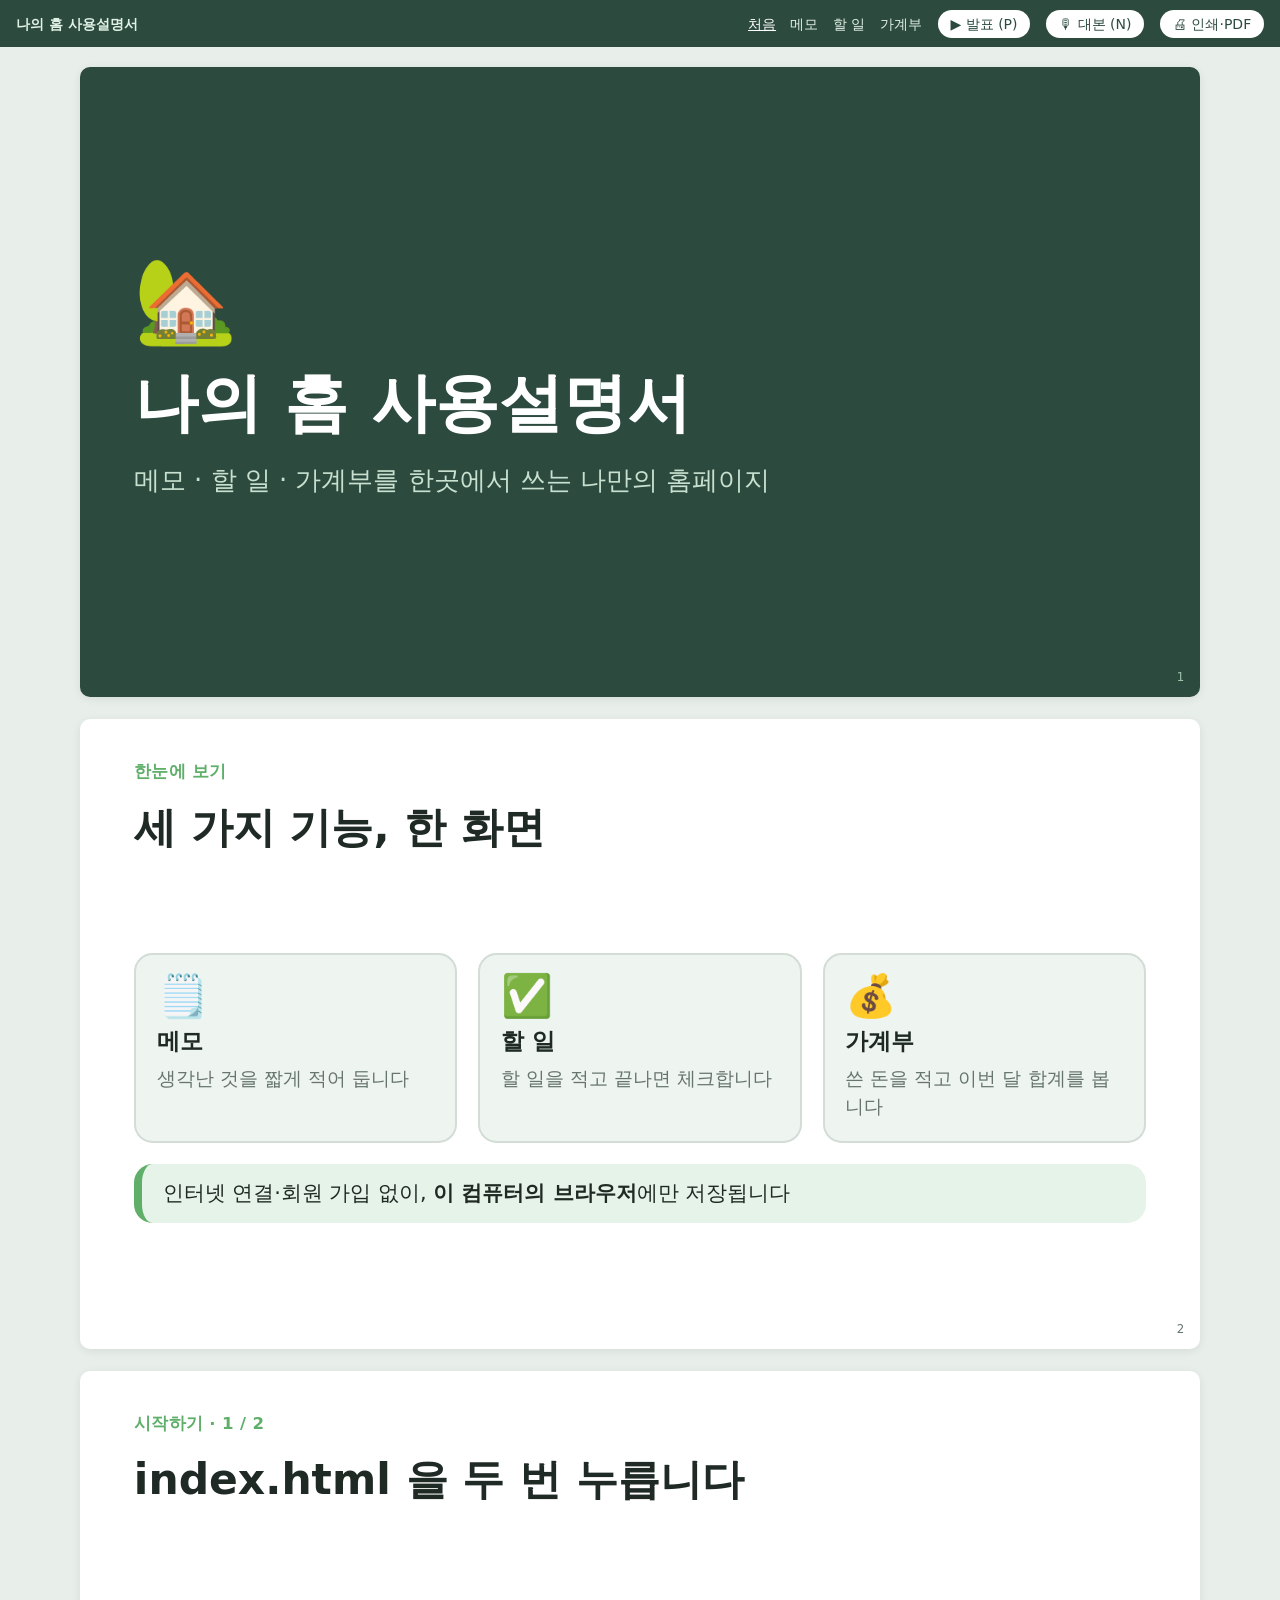
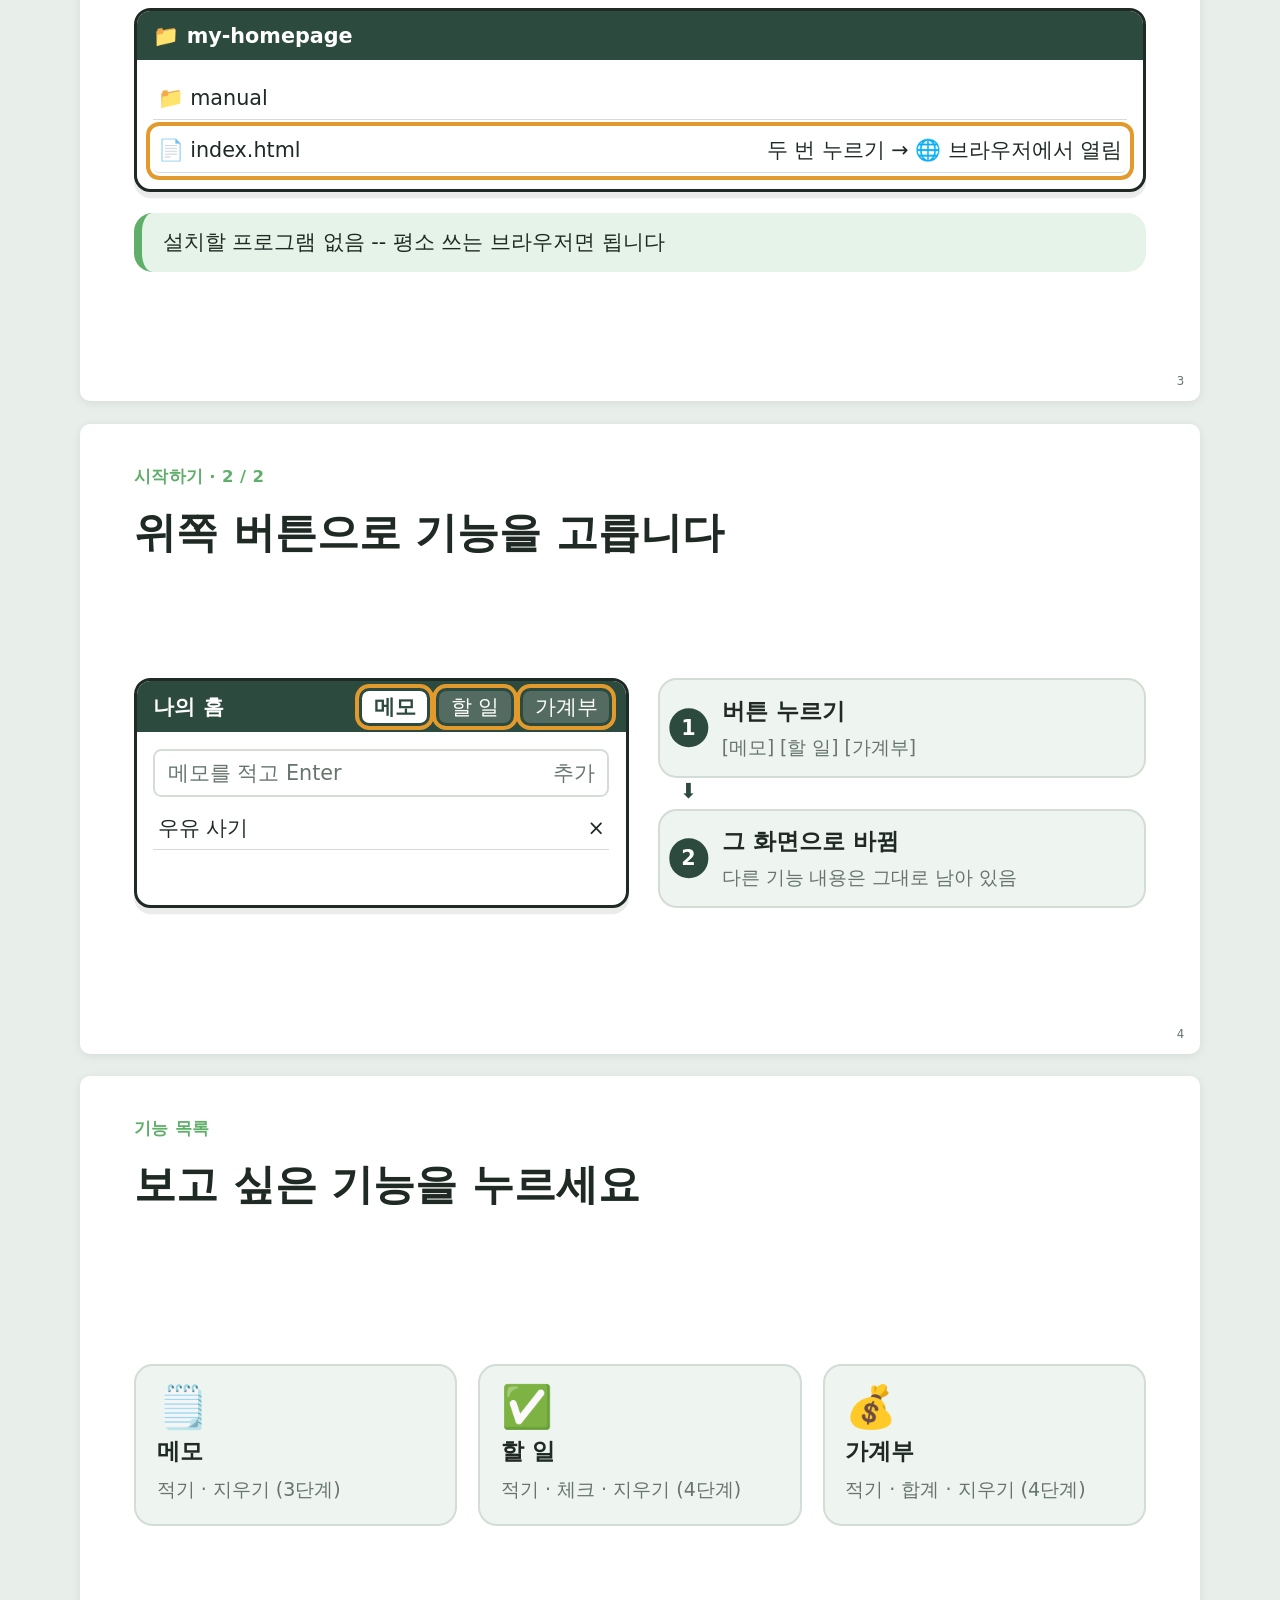
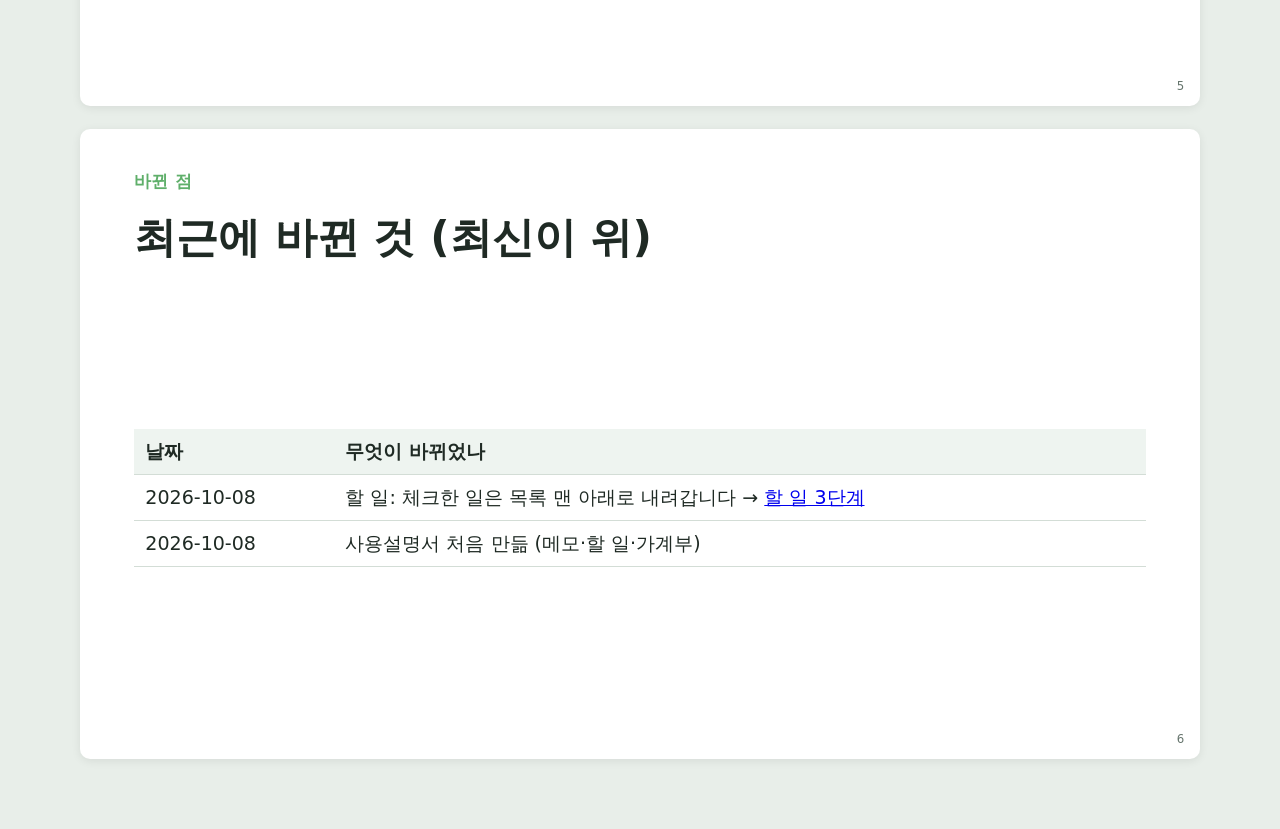
<file: examples/my-homepage/manual/index.html>
<!doctype html>
<html lang="ko">
<head>
<meta charset="utf-8">
<meta name="viewport" content="width=device-width, initial-scale=1">
<title>나의 홈 사용설명서</title>
<link rel="stylesheet" href="assets/manual.css">
<script defer src="assets/manual.js"></script>
</head>
<body data-manual="나의 홈 사용설명서" data-index="index.html"
      data-chapters="index.html|처음;memo.html|메모;todo.html|할 일;budget.html|가계부">

<section class="slide" data-kind="cover" data-title="나의 홈 사용설명서">
  <div class="body">
    <div class="emoji">🏡</div>
    <h1>나의 홈 사용설명서</h1>
    <p class="lead">메모 · 할 일 · 가계부를 한곳에서 쓰는 나만의 홈페이지</p>
  </div>
  <aside class="notes">나의 홈 사용설명서입니다. 나의 홈은 메모, 할 일, 가계부를 한곳에서 쓰는 개인 홈페이지입니다. 이 설명서는 처음 여는 법부터 기능 하나하나 쓰는 법까지 순서대로 보여 드립니다.</aside>
</section>

<section class="slide" data-kind="concept" data-title="이 홈페이지는">
  <p class="kicker">한눈에 보기</p>
  <h2>세 가지 기능, 한 화면</h2>
  <div class="body">
    <div class="cards">
      <div class="card"><i>🗒️</i><b>메모</b><span>생각난 것을 짧게 적어 둡니다</span></div>
      <div class="card"><i>✅</i><b>할 일</b><span>할 일을 적고 끝나면 체크합니다</span></div>
      <div class="card"><i>💰</i><b>가계부</b><span>쓴 돈을 적고 이번 달 합계를 봅니다</span></div>
    </div>
    <div class="callout">인터넷 연결·회원 가입 없이, <b>이 컴퓨터의 브라우저</b>에만 저장됩니다</div>
  </div>
  <aside class="notes">이 홈페이지에는 세 가지 기능이 있습니다. 메모, 할 일, 가계부. 회원 가입이나 인터넷 연결 없이 쓰고, 적은 내용은 이 컴퓨터의 브라우저에만 저장됩니다.</aside>
</section>

<section class="slide" data-kind="start-step" data-title="시작하기 1. 파일 열기">
  <p class="kicker">시작하기 · 1 / 2</p>
  <h2>index.html 을 두 번 누릅니다</h2>
  <div class="body">
      <div class="screen">
        <div class="top"><span class="t">📁 my-homepage</span></div>
        <div class="in">
          <div class="item"><span>📁 manual</span><span></span></div>
          <div class="item hl"><span>📄 index.html</span><span>두 번 누르기 → 🌐 브라우저에서 열림</span></div>
        </div>
      </div>
    <div class="callout">설치할 프로그램 없음 -- 평소 쓰는 브라우저면 됩니다</div>
  </div>
  <aside class="notes">시작하기 첫 번째 단계입니다. 홈페이지 폴더를 열고 index.html 파일을 두 번 누르세요. 평소 쓰는 브라우저에서 홈페이지가 열립니다. 따로 설치할 프로그램은 없습니다.</aside>
</section>

<section class="slide" data-kind="start-step" data-title="시작하기 2. 메뉴 고르기">
  <p class="kicker">시작하기 · 2 / 2</p>
  <h2>위쪽 버튼으로 기능을 고릅니다</h2>
  <div class="body">
    <div class="row">
      <div class="screen">
        <div class="top"><span class="t">나의 홈</span><span class="tab on hl">메모</span><span class="tab hl">할 일</span><span class="tab hl">가계부</span></div>
        <div class="in"><div class="field">메모를 적고 Enter <span>추가</span></div><div class="item">우유 사기 <span>×</span></div></div>
      </div>
      <ol class="flow v">
        <li><b>버튼 누르기</b><span>[메모] [할 일] [가계부]</span></li>
        <li><b>그 화면으로 바뀜</b><span>다른 기능 내용은 그대로 남아 있음</span></li>
      </ol>
    </div>
  </div>
  <aside class="notes">두 번째 단계입니다. 위쪽에 메모, 할 일, 가계부 버튼이 있습니다. 누르면 그 화면으로 바뀝니다. 다른 화면으로 가도 적어 둔 내용은 그대로 남아 있습니다.</aside>
</section>

<section class="slide" data-kind="chapters" data-title="기능 목록">
  <p class="kicker">기능 목록</p>
  <h2>보고 싶은 기능을 누르세요</h2>
  <div class="body">
    <div class="cards">
      <a class="card" href="memo.html"><i>🗒️</i><b>메모</b><span>적기 · 지우기 (3단계)</span></a>
      <a class="card" href="todo.html"><i>✅</i><b>할 일</b><span>적기 · 체크 · 지우기 (4단계)</span></a>
      <a class="card" href="budget.html"><i>💰</i><b>가계부</b><span>적기 · 합계 · 지우기 (4단계)</span></a>
    </div>
  </div>
  <aside class="notes">기능별 설명서입니다. 메모는 세 단계, 할 일과 가계부는 네 단계로 따라 할 수 있습니다. 보고 싶은 기능을 누르세요.</aside>
</section>

<section class="slide" data-kind="changes" data-title="바뀐 점">
  <p class="kicker">바뀐 점</p>
  <h2>최근에 바뀐 것 (최신이 위)</h2>
  <div class="body">
    <table class="grid">
      <tr><th>날짜</th><th>무엇이 바뀌었나</th></tr>
      <tr><td>2026-10-08</td><td>할 일: 체크한 일은 목록 맨 아래로 내려갑니다 → <a href="todo.html#5">할 일 3단계</a></td></tr>
      <tr><td>2026-10-08</td><td>사용설명서 처음 만듦 (메모·할 일·가계부)</td></tr>
    </table>
  </div>
  <aside class="notes">최근에 바뀐 점입니다. 가장 최근 변경은 할 일에서 체크한 일이 목록 맨 아래로 내려가도록 바뀐 것입니다. 바뀐 내용이 있는 장은 표의 링크를 누르면 바로 열립니다.</aside>
</section>

</body>
</html>
</file>
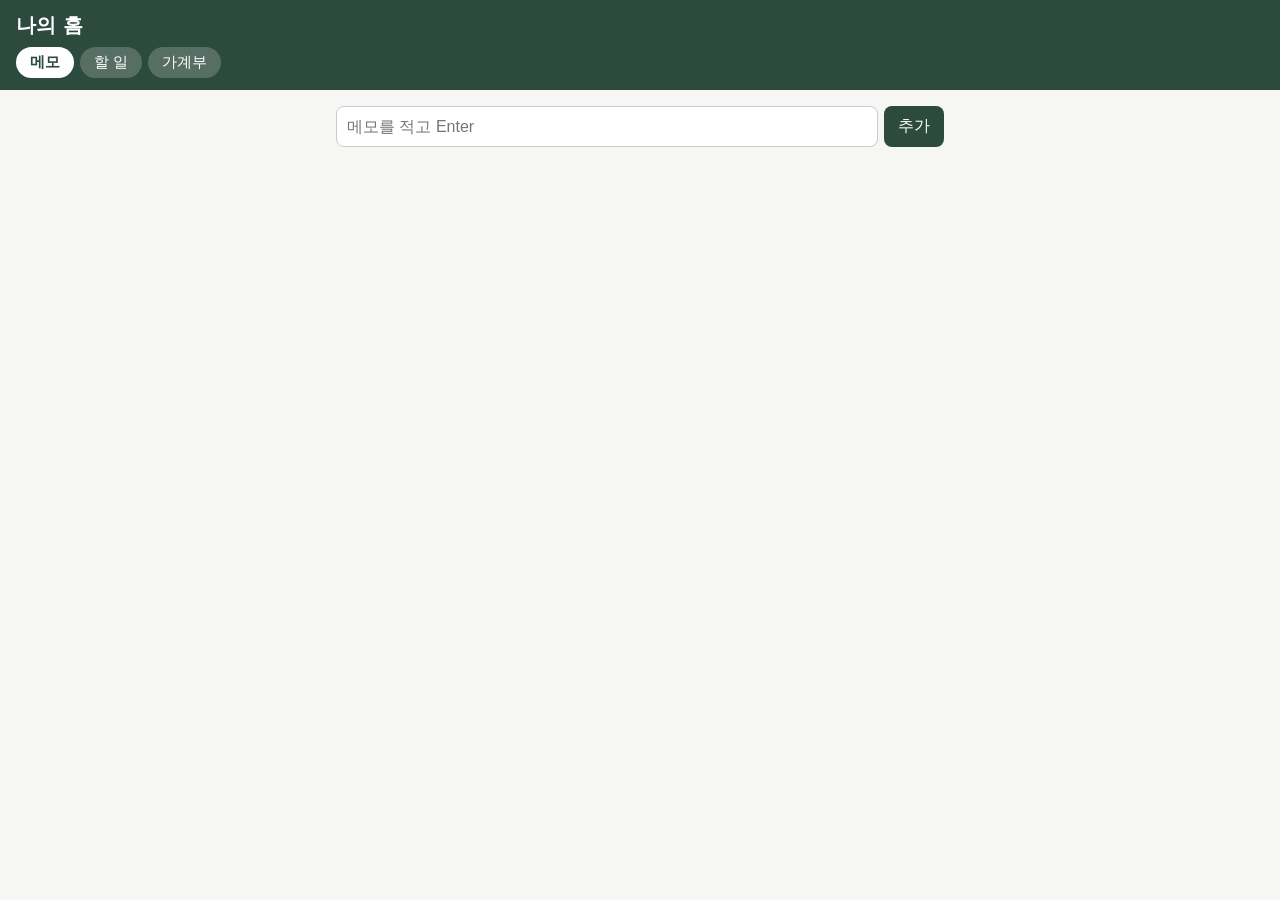
<file: examples/my-homepage/site/index.html>
<!doctype html>
<html lang="ko">
<head>
  <meta charset="utf-8">
  <meta name="viewport" content="width=device-width, initial-scale=1">
  <title>나의 홈</title>
  <link rel="stylesheet" href="style.css">
</head>
<body>
  <header><h1>나의 홈</h1>
    <nav>
      <button data-tab="memo" class="on">메모</button>
      <button data-tab="todo">할 일</button>
      <button data-tab="budget">가계부</button>
    </nav>
  </header>
  <main>
    <section id="memo" class="tab on">
      <form id="memo-form"><input id="memo-input" placeholder="메모를 적고 Enter" autocomplete="off"><button>추가</button></form>
      <ul id="memo-list"></ul>
    </section>
    <section id="todo" class="tab">
      <form id="todo-form"><input id="todo-input" placeholder="할 일을 적고 Enter" autocomplete="off"><button>추가</button></form>
      <ul id="todo-list"></ul>
    </section>
    <section id="budget" class="tab">
      <form id="budget-form"><input id="budget-item" placeholder="항목 (예: 점심)" autocomplete="off"><input id="budget-amount" type="number" inputmode="numeric" placeholder="금액" class="amount"><button>추가</button></form>
      <p id="budget-total" class="total"></p>
      <ul id="budget-list"></ul>
    </section>
  </main>
  <script src="tabs.js"></script>
  <script src="store.js"></script>
  <script src="memo.js"></script>
  <script src="todo.js"></script>
  <script src="budget.js"></script>
</body>
</html>
</file>
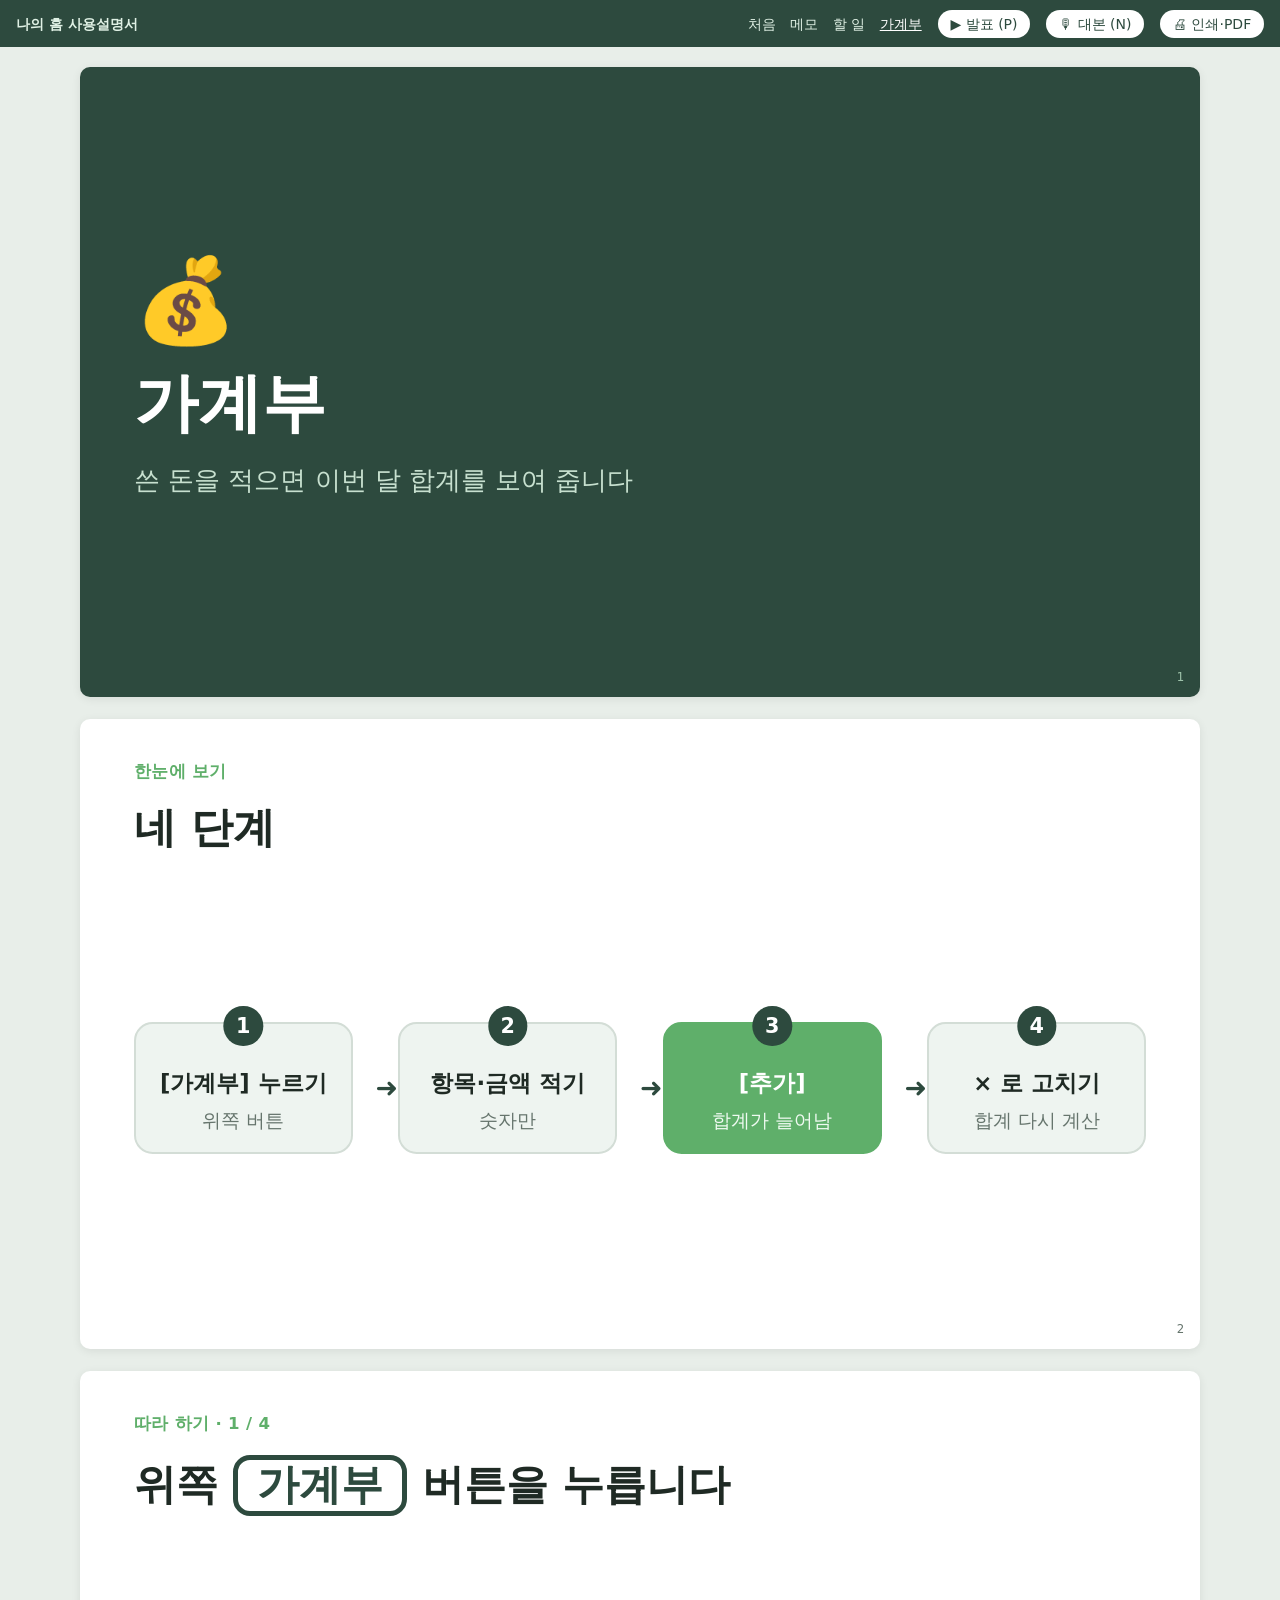
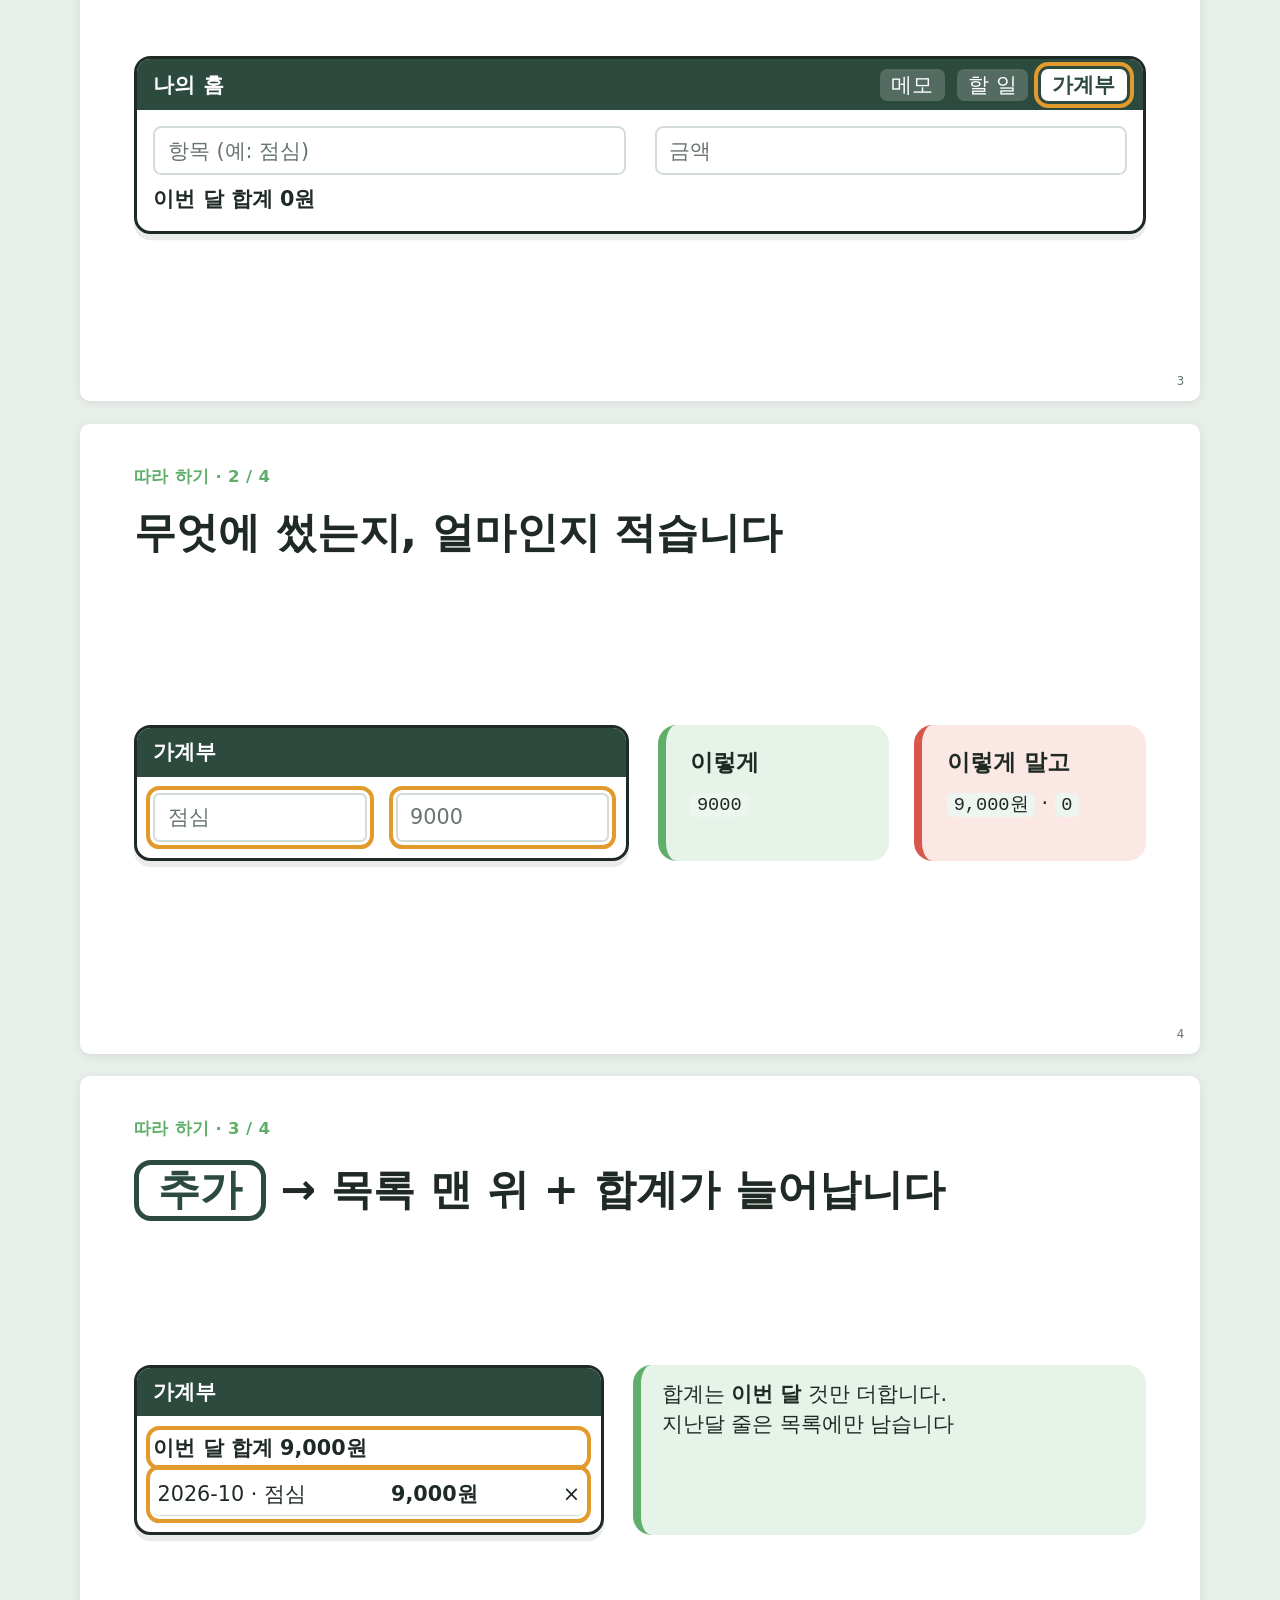
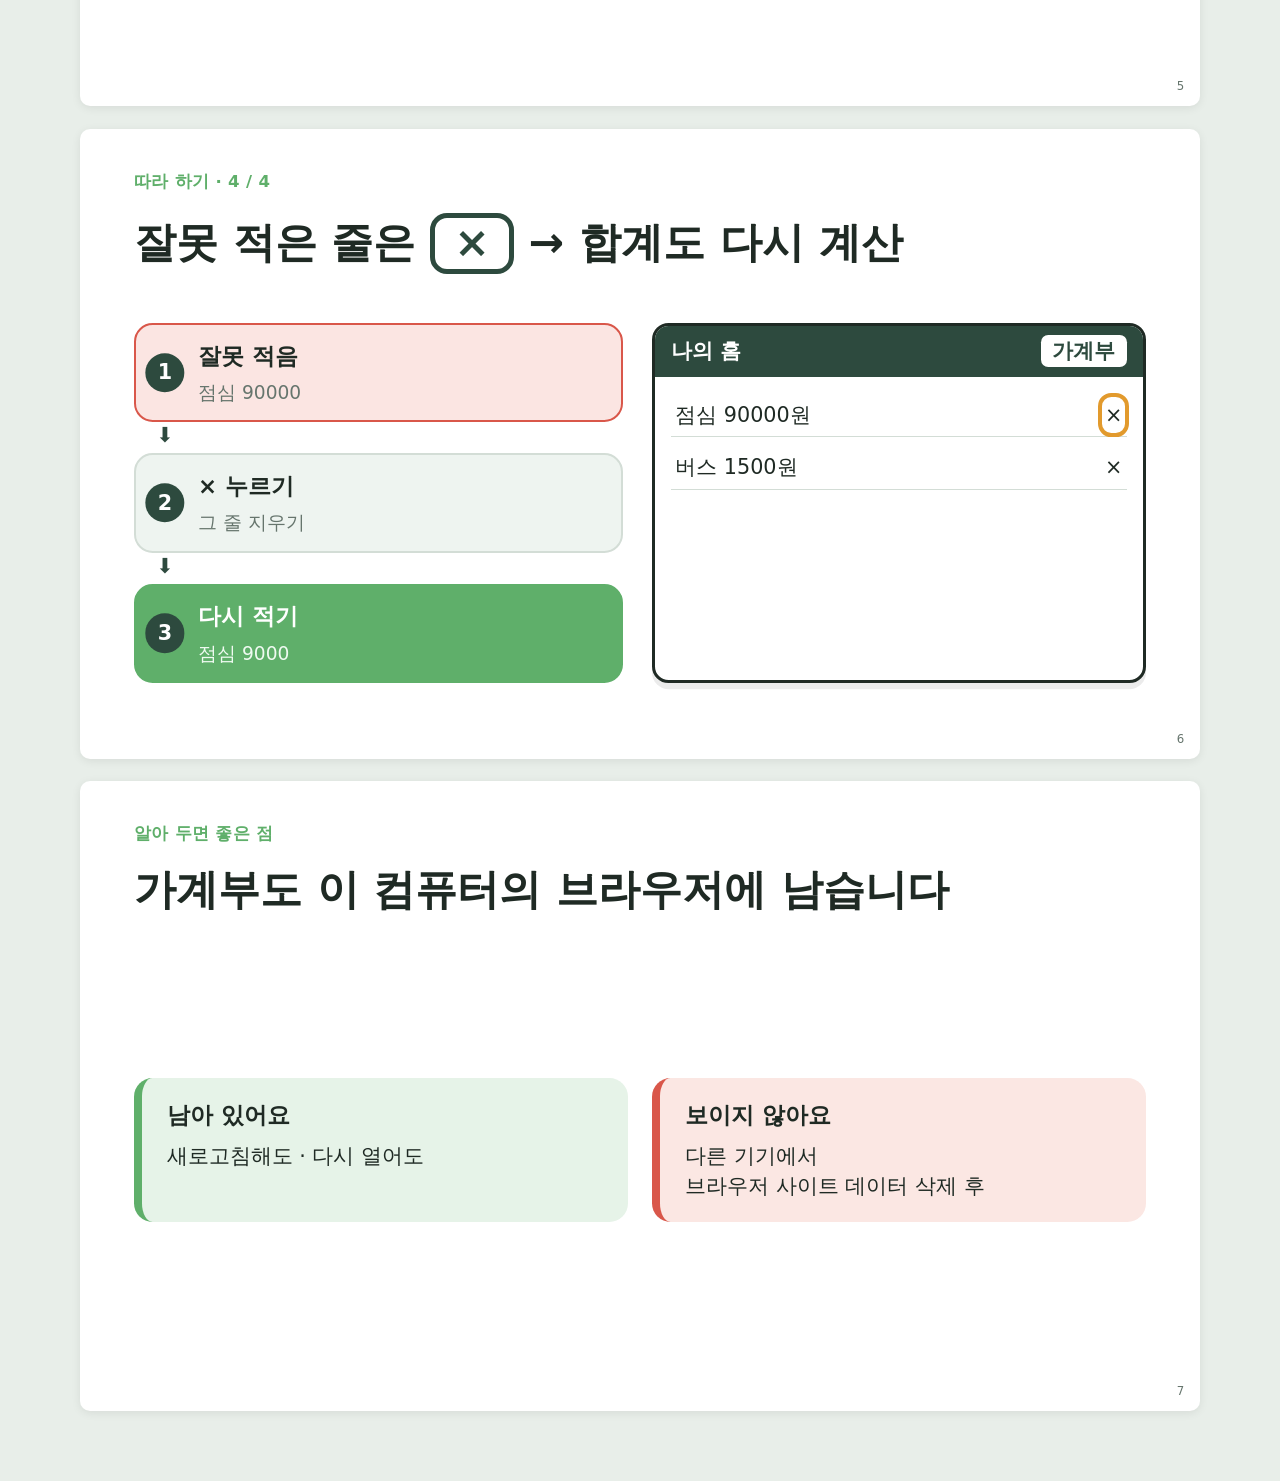
<file: examples/my-homepage/manual/budget.html>
<!doctype html>
<html lang="ko">
<head>
<meta charset="utf-8">
<meta name="viewport" content="width=device-width, initial-scale=1">
<title>가계부 — 나의 홈 사용설명서</title>
<link rel="stylesheet" href="assets/manual.css">
<script defer src="assets/manual.js"></script>
</head>
<body data-manual="나의 홈 사용설명서" data-index="index.html"
      data-chapters="index.html|처음;memo.html|메모;todo.html|할 일;budget.html|가계부">

<section class="slide" data-kind="cover" data-title="가계부">
  <div class="body">
    <div class="emoji">💰</div>
    <h1>가계부</h1>
    <p class="lead">쓴 돈을 적으면 이번 달 합계를 보여 줍니다</p>
  </div>
  <aside class="notes">가계부 기능입니다. 쓴 돈을 적으면 이번 달에 쓴 돈의 합계를 바로 보여 줍니다. 금액은 쉼표 없이 숫자만 적고, 달이 바뀌면 합계가 새로 시작됩니다.</aside>
</section>

<section class="slide" data-kind="overview" data-title="한눈에 보기">
  <p class="kicker">한눈에 보기</p>
  <h2>네 단계</h2>
  <div class="body">
    <ol class="flow">
      <li><b>[가계부] 누르기</b><span>위쪽 버튼</span></li>
      <li><b>항목·금액 적기</b><span>숫자만</span></li>
      <li class="on"><b>[추가]</b><span>합계가 늘어남</span></li>
      <li><b>× 로 고치기</b><span>합계 다시 계산</span></li>
    </ol>
  </div>
  <aside class="notes">가계부는 네 단계입니다. 가계부 버튼을 누르고, 항목과 금액을 적고, 추가를 누르면 합계가 늘어납니다. 잘못 적었으면 엑스로 지우면 합계도 다시 계산됩니다.</aside>
</section>

<section class="slide" data-kind="step" data-title="1단계. [가계부] 누르기">
  <p class="kicker">따라 하기 · 1 / 4</p>
  <h2>위쪽 <span class="ui">가계부</span> 버튼을 누릅니다</h2>
  <div class="body">
    <div class="screen">
      <div class="top"><span class="t">나의 홈</span><span class="tab">메모</span><span class="tab">할 일</span><span class="tab on hl">가계부</span></div>
      <div class="in"><div class="row"><div class="field">항목 (예: 점심)</div><div class="field">금액</div></div><b>이번 달 합계 0원</b></div>
    </div>
  </div>
  <aside class="notes">첫 번째 단계. 위쪽의 가계부 버튼을 누릅니다. 항목 칸, 금액 칸, 그리고 이번 달 합계가 보입니다. 처음에는 합계가 0원으로 나옵니다.</aside>
</section>

<section class="slide" data-kind="step" data-title="2단계. 항목과 금액 적기">
  <p class="kicker">따라 하기 · 2 / 4</p>
  <h2>무엇에 썼는지, 얼마인지 적습니다</h2>
  <div class="body">
    <div class="row">
      <div class="screen">
        <div class="top"><span class="t">가계부</span></div>
        <div class="in"><div class="row"><div class="field hl">점심</div><div class="field hl">9000</div></div></div>
      </div>
      <div class="compare">
        <div class="good"><h3>이렇게</h3><code>9000</code></div>
        <div class="bad"><h3>이렇게 말고</h3><code>9,000원</code> · <code>0</code></div>
      </div>
    </div>
  </div>
  <aside class="notes">두 번째 단계. 항목 칸에 무엇에 썼는지, 예를 들어 점심이라고 적고, 금액 칸에는 숫자만 적습니다. 쉼표나 원은 적지 않습니다. 0원은 들어가지 않습니다.</aside>
</section>

<section class="slide" data-kind="step" data-title="3단계. [추가] 누르기">
  <p class="kicker">따라 하기 · 3 / 4</p>
  <h2><span class="ui">추가</span> → 목록 맨 위 + 합계가 늘어납니다</h2>
  <div class="body">
    <div class="row">
      <div class="screen">
        <div class="top"><span class="t">가계부</span></div>
        <div class="in"><b class="hl">이번 달 합계 9,000원</b><div class="item hl">2026-10 · 점심 <b>9,000원</b> <span>×</span></div></div>
      </div>
      <div class="callout">합계는 <b>이번 달</b> 것만 더합니다.<br>지난달 줄은 목록에만 남습니다</div>
    </div>
  </div>
  <aside class="notes">세 번째 단계. 추가 버튼을 누르면 목록 맨 위에 이번 달과 항목, 금액이 생기고, 위쪽 이번 달 합계가 늘어납니다. 합계는 이번 달 것만 더하고, 지난달 기록은 목록에만 남습니다.</aside>
</section>

<section class="slide" data-kind="step" data-title="4단계. × 로 고치기">
  <p class="kicker">따라 하기 · 4 / 4</p>
  <h2>잘못 적은 줄은 <span class="ui">×</span> → 합계도 다시 계산</h2>
  <div class="body">
    <div class="row">
      <ol class="flow v">
        <li class="bad"><b>잘못 적음</b><span>점심 90000</span></li>
        <li><b>× 누르기</b><span>그 줄 지우기</span></li>
        <li class="on"><b>다시 적기</b><span>점심 9000</span></li>
      </ol>
      <div class="screen">
        <div class="top"><span class="t">나의 홈</span><span class="tab on">가계부</span></div>
        <div class="in">
          <div class="item"><span>점심 90000원</span><span class="hl">×</span></div>
          <div class="item"><span>버스 1500원</span><span>×</span></div>
        </div>
      </div>
    </div>
  </div>
  <aside class="notes">네 번째 단계. 잘못 적은 줄은 고치는 기능이 없으니, 엑스로 지우고 다시 적으세요. 지우면 합계도 바로 다시 계산됩니다.</aside>
</section>

<section class="slide" data-kind="data" data-title="데이터는 어디에">
  <p class="kicker">알아 두면 좋은 점</p>
  <h2>가계부도 이 컴퓨터의 브라우저에 남습니다</h2>
  <div class="body">
    <div class="compare">
      <div class="good"><h3>남아 있어요</h3>새로고침해도 · 다시 열어도</div>
      <div class="bad"><h3>보이지 않아요</h3>다른 기기에서<br>브라우저 사이트 데이터 삭제 후</div>
    </div>
  </div>
  <aside class="notes">가계부 기록도 이 컴퓨터의 브라우저에 저장됩니다. 다른 기기에서는 보이지 않고, 브라우저 사이트 데이터를 지우면 함께 사라집니다.</aside>
</section>

</body>
</html>
</file>
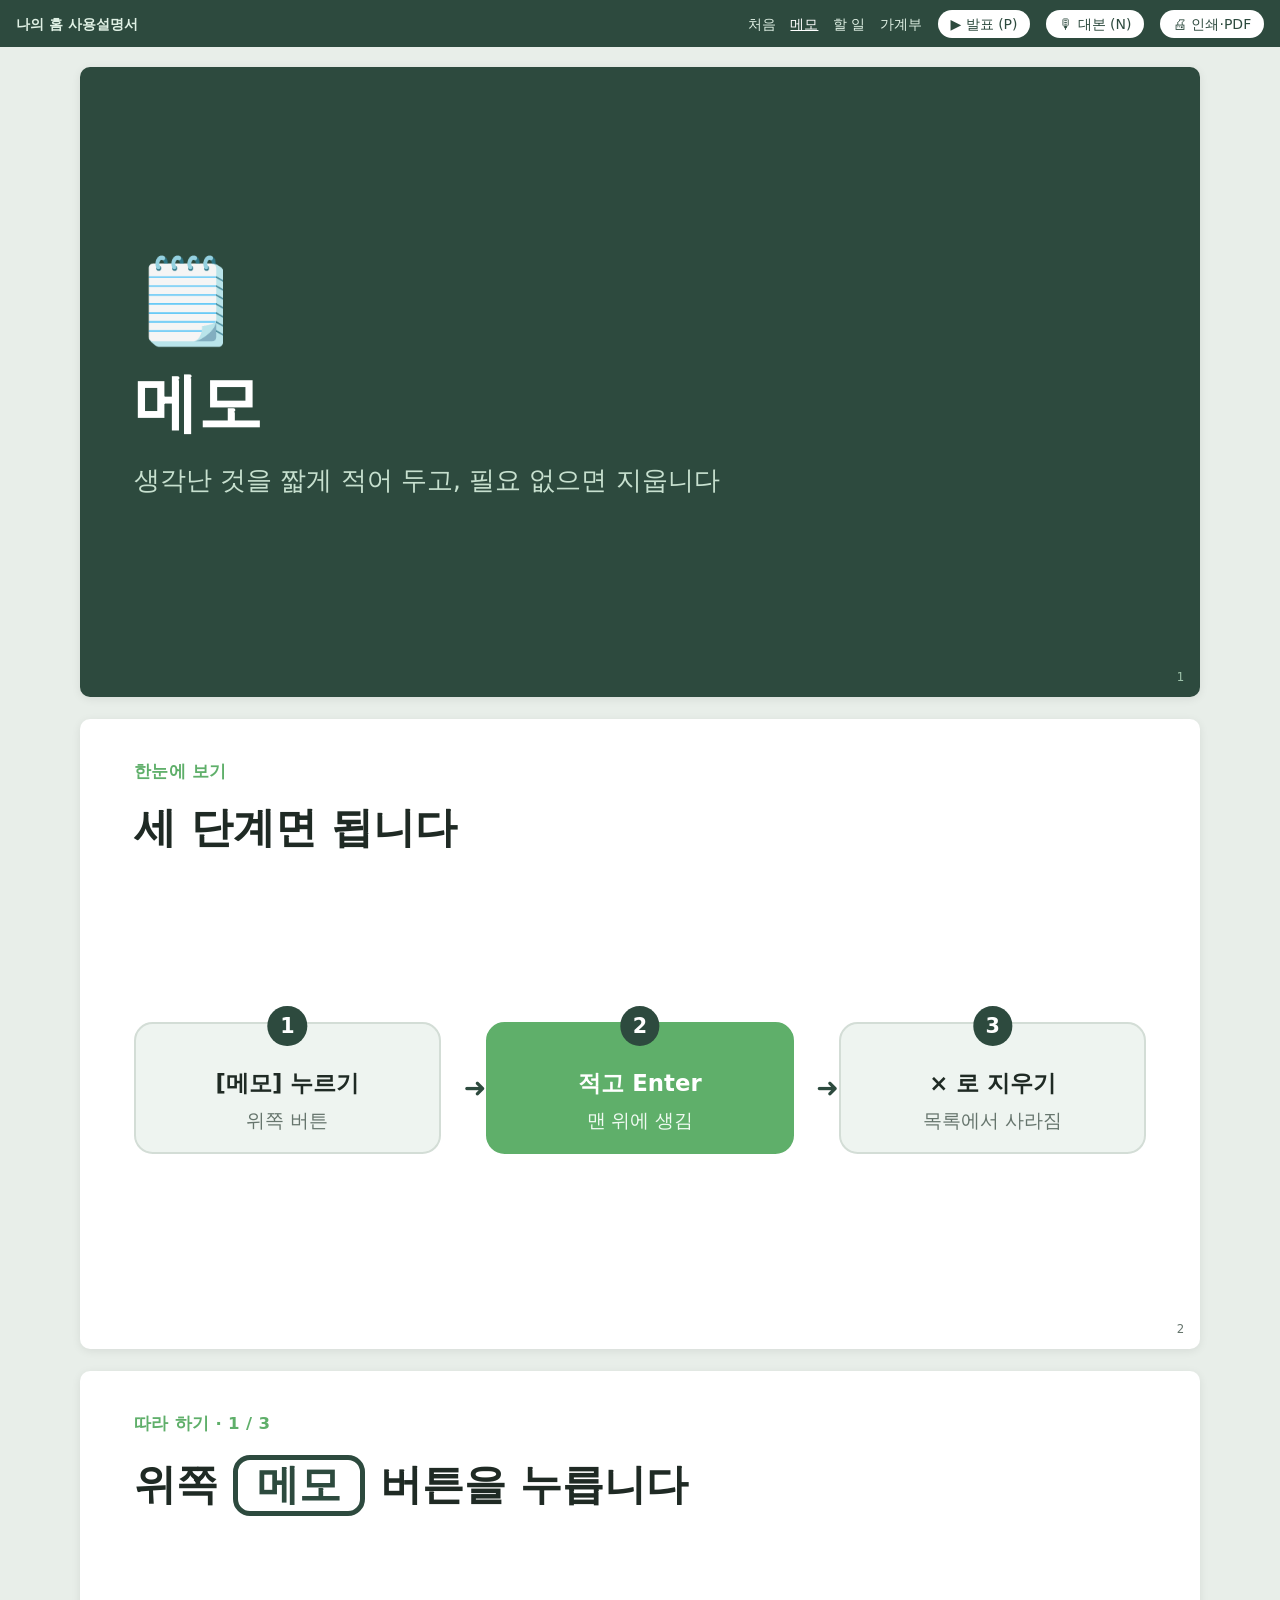
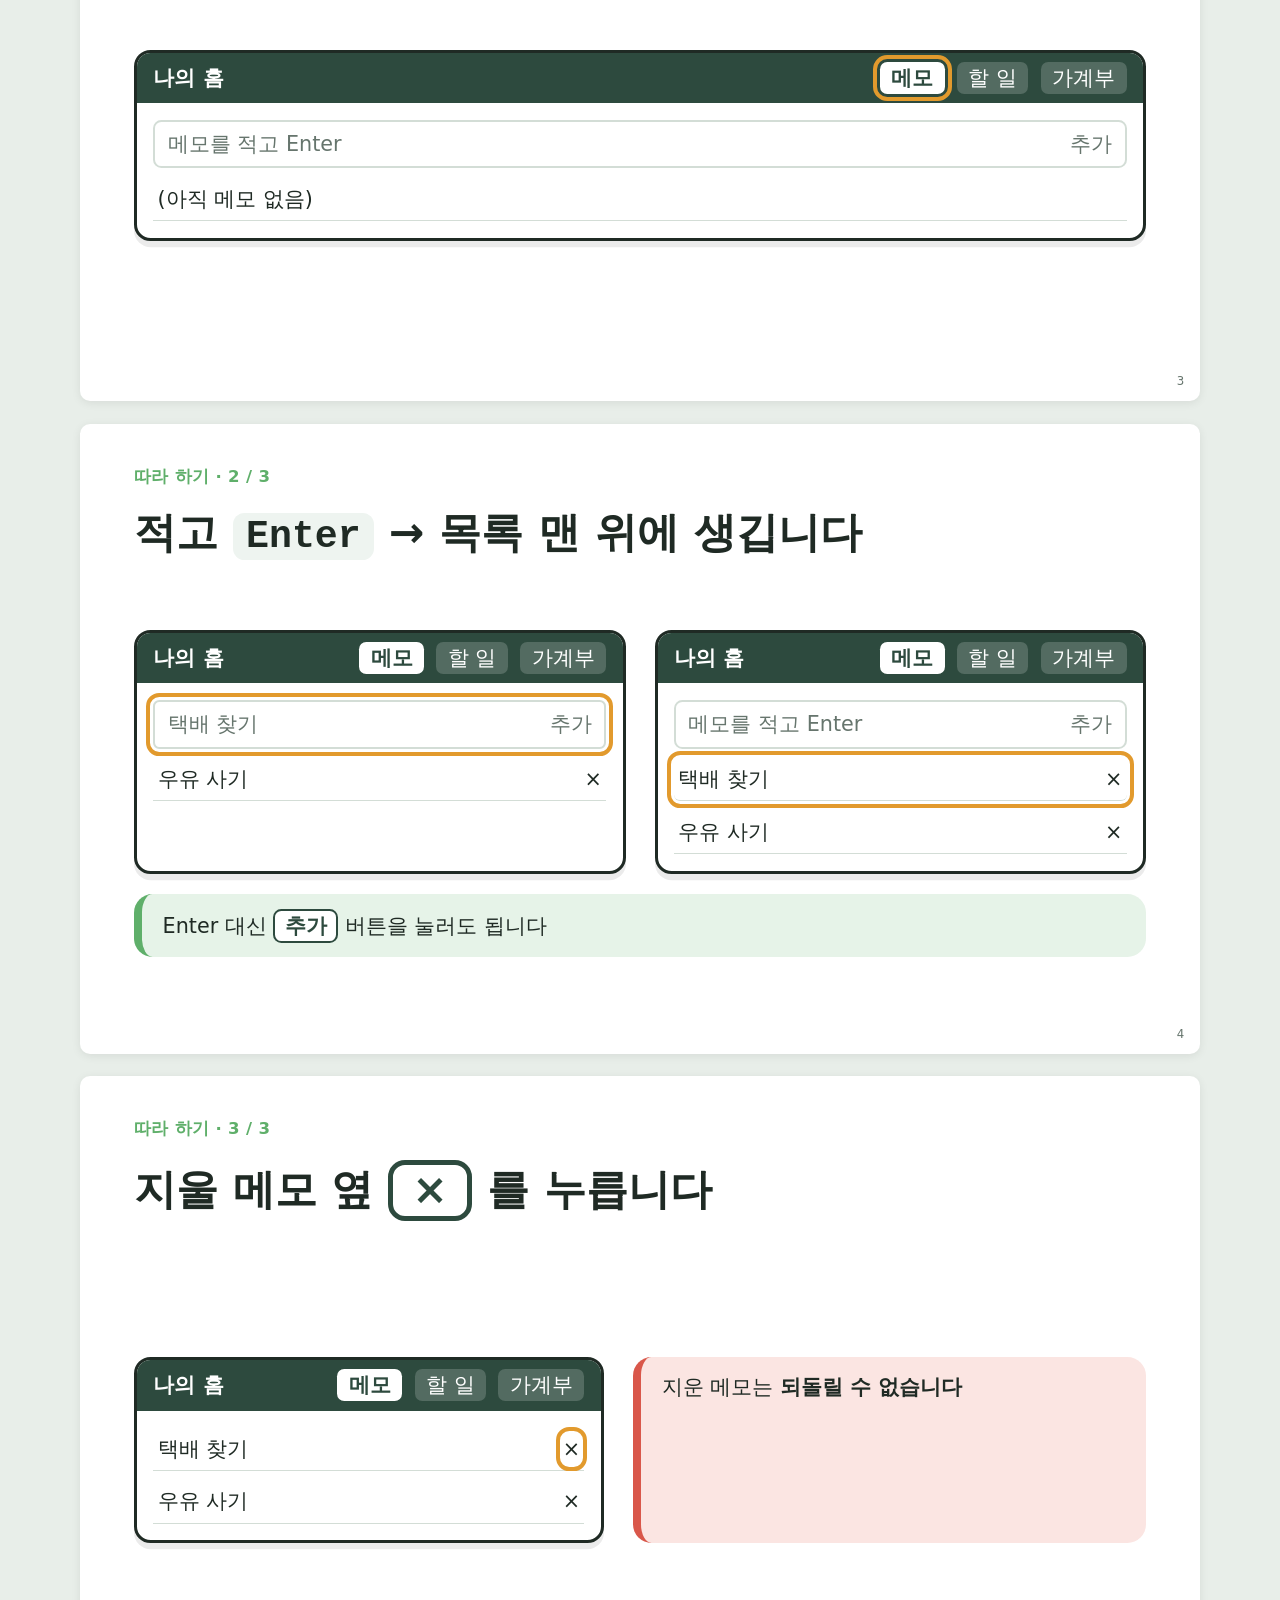
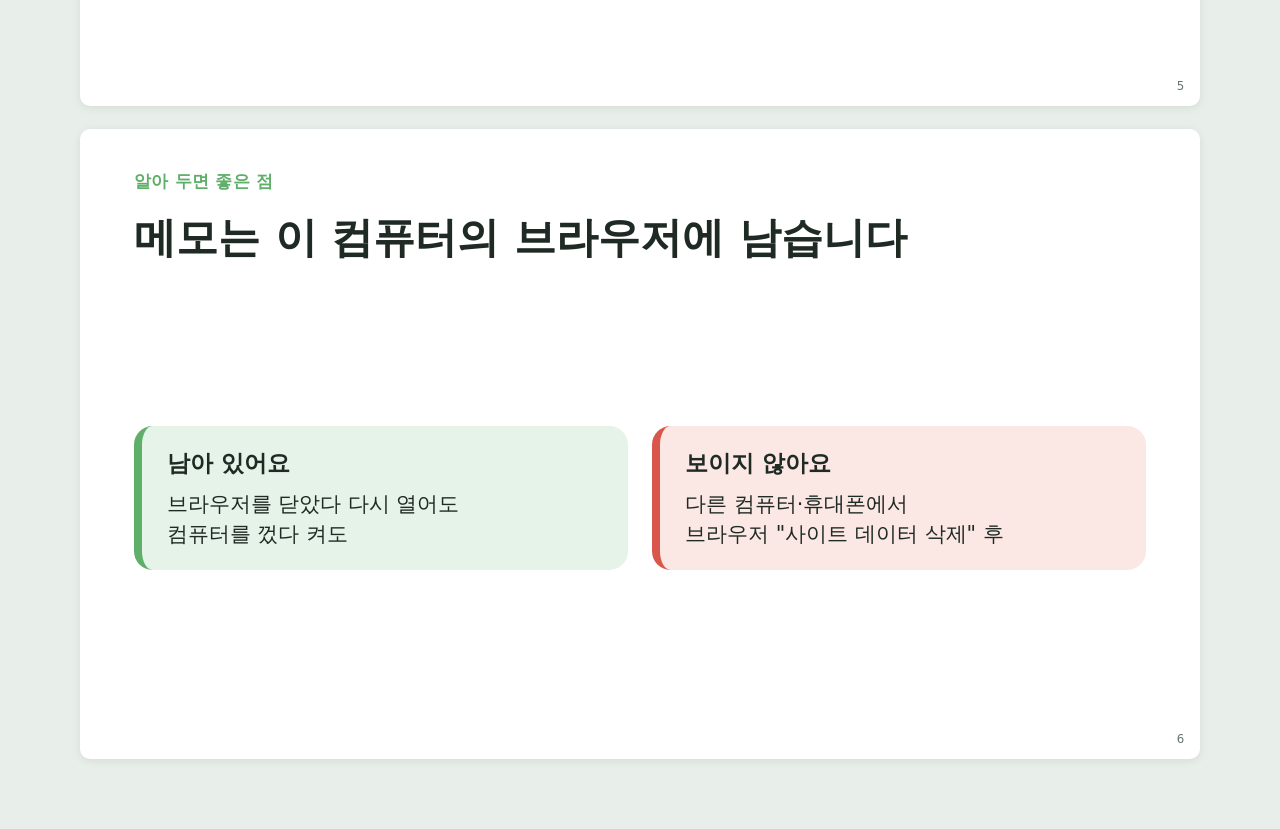
<file: examples/my-homepage/manual/memo.html>
<!doctype html>
<html lang="ko">
<head>
<meta charset="utf-8">
<meta name="viewport" content="width=device-width, initial-scale=1">
<title>메모 — 나의 홈 사용설명서</title>
<link rel="stylesheet" href="assets/manual.css">
<script defer src="assets/manual.js"></script>
</head>
<body data-manual="나의 홈 사용설명서" data-index="index.html"
      data-chapters="index.html|처음;memo.html|메모;todo.html|할 일;budget.html|가계부">

<section class="slide" data-kind="cover" data-title="메모">
  <div class="body">
    <div class="emoji">🗒️</div>
    <h1>메모</h1>
    <p class="lead">생각난 것을 짧게 적어 두고, 필요 없으면 지웁니다</p>
  </div>
  <aside class="notes">메모 기능입니다. 생각난 것을 짧게 적어 두고, 필요 없어지면 지웁니다. 적은 메모는 이 컴퓨터의 브라우저에 저장되어 다시 열어도 남아 있습니다.</aside>
</section>

<section class="slide" data-kind="overview" data-title="한눈에 보기">
  <p class="kicker">한눈에 보기</p>
  <h2>세 단계면 됩니다</h2>
  <div class="body">
    <ol class="flow">
      <li><b>[메모] 누르기</b><span>위쪽 버튼</span></li>
      <li class="on"><b>적고 Enter</b><span>맨 위에 생김</span></li>
      <li><b>× 로 지우기</b><span>목록에서 사라짐</span></li>
    </ol>
  </div>
  <aside class="notes">메모는 세 단계입니다. 메모 버튼을 누르고, 적고 엔터를 누르면 맨 위에 생깁니다. 필요 없으면 엑스 표시로 지웁니다. 한 단계씩 보겠습니다.</aside>
</section>

<section class="slide" data-kind="step" data-title="1단계. [메모] 누르기">
  <p class="kicker">따라 하기 · 1 / 3</p>
  <h2>위쪽 <span class="ui">메모</span> 버튼을 누릅니다</h2>
  <div class="body">
    <div class="screen">
      <div class="top"><span class="t">나의 홈</span><span class="tab on hl">메모</span><span class="tab">할 일</span><span class="tab">가계부</span></div>
      <div class="in"><div class="field">메모를 적고 Enter <span>추가</span></div><div class="item">(아직 메모 없음)</div></div>
    </div>
  </div>
  <aside class="notes">첫 번째 단계. 화면 위쪽의 메모 버튼을 누릅니다. 메모를 적는 칸이 나옵니다. 아직 적은 메모가 없으면 칸 아래에 아직 메모 없음이라고 보입니다.</aside>
</section>

<section class="slide" data-kind="step" data-title="2단계. 적고 Enter">
  <p class="kicker">따라 하기 · 2 / 3</p>
  <h2>적고 <kbd>Enter</kbd> → 목록 <b>맨 위</b>에 생깁니다</h2>
  <div class="body">
    <div class="row">
      <div class="screen">
        <div class="top"><span class="t">나의 홈</span><span class="tab on">메모</span><span class="tab">할 일</span><span class="tab">가계부</span></div>
        <div class="in"><div class="field hl">택배 찾기 <span>추가</span></div><div class="item">우유 사기 <span>×</span></div></div>
      </div>
      <div class="screen">
        <div class="top"><span class="t">나의 홈</span><span class="tab on">메모</span><span class="tab">할 일</span><span class="tab">가계부</span></div>
        <div class="in"><div class="field">메모를 적고 Enter <span>추가</span></div><div class="item hl">택배 찾기 <span>×</span></div><div class="item">우유 사기 <span>×</span></div></div>
      </div>
    </div>
    <div class="callout">Enter 대신 <span class="ui">추가</span> 버튼을 눌러도 됩니다</div>
  </div>
  <aside class="notes">두 번째 단계. 칸에 메모를 적고 엔터를 누릅니다. 방금 적은 메모가 목록 맨 위에 생깁니다. 엔터 대신 추가 버튼을 눌러도 됩니다.</aside>
</section>

<section class="slide" data-kind="step" data-title="3단계. × 로 지우기">
  <p class="kicker">따라 하기 · 3 / 3</p>
  <h2>지울 메모 옆 <span class="ui">×</span> 를 누릅니다</h2>
  <div class="body">
    <div class="row">
      <div class="screen">
        <div class="top"><span class="t">나의 홈</span><span class="tab on">메모</span><span class="tab">할 일</span><span class="tab">가계부</span></div>
        <div class="in"><div class="item">택배 찾기 <span class="hl">×</span></div><div class="item">우유 사기 <span>×</span></div></div>
      </div>
      <div class="callout bad">지운 메모는 <b>되돌릴 수 없습니다</b></div>
    </div>
  </div>
  <aside class="notes">세 번째 단계. 지울 메모 오른쪽의 엑스를 누르면 목록에서 사라집니다. 지운 메모는 되돌릴 수 없으니 주의하세요.</aside>
</section>

<section class="slide" data-kind="data" data-title="데이터는 어디에">
  <p class="kicker">알아 두면 좋은 점</p>
  <h2>메모는 이 컴퓨터의 브라우저에 남습니다</h2>
  <div class="body">
    <div class="compare">
      <div class="good"><h3>남아 있어요</h3>브라우저를 닫았다 다시 열어도<br>컴퓨터를 껐다 켜도</div>
      <div class="bad"><h3>보이지 않아요</h3>다른 컴퓨터·휴대폰에서<br>브라우저 "사이트 데이터 삭제" 후</div>
    </div>
  </div>
  <aside class="notes">메모는 이 컴퓨터의 브라우저에 저장됩니다. 브라우저를 닫거나 컴퓨터를 껐다 켜도 남아 있습니다. 하지만 다른 컴퓨터나 휴대폰에서는 보이지 않고, 브라우저에서 사이트 데이터를 지우면 함께 사라집니다.</aside>
</section>

</body>
</html>
</file>
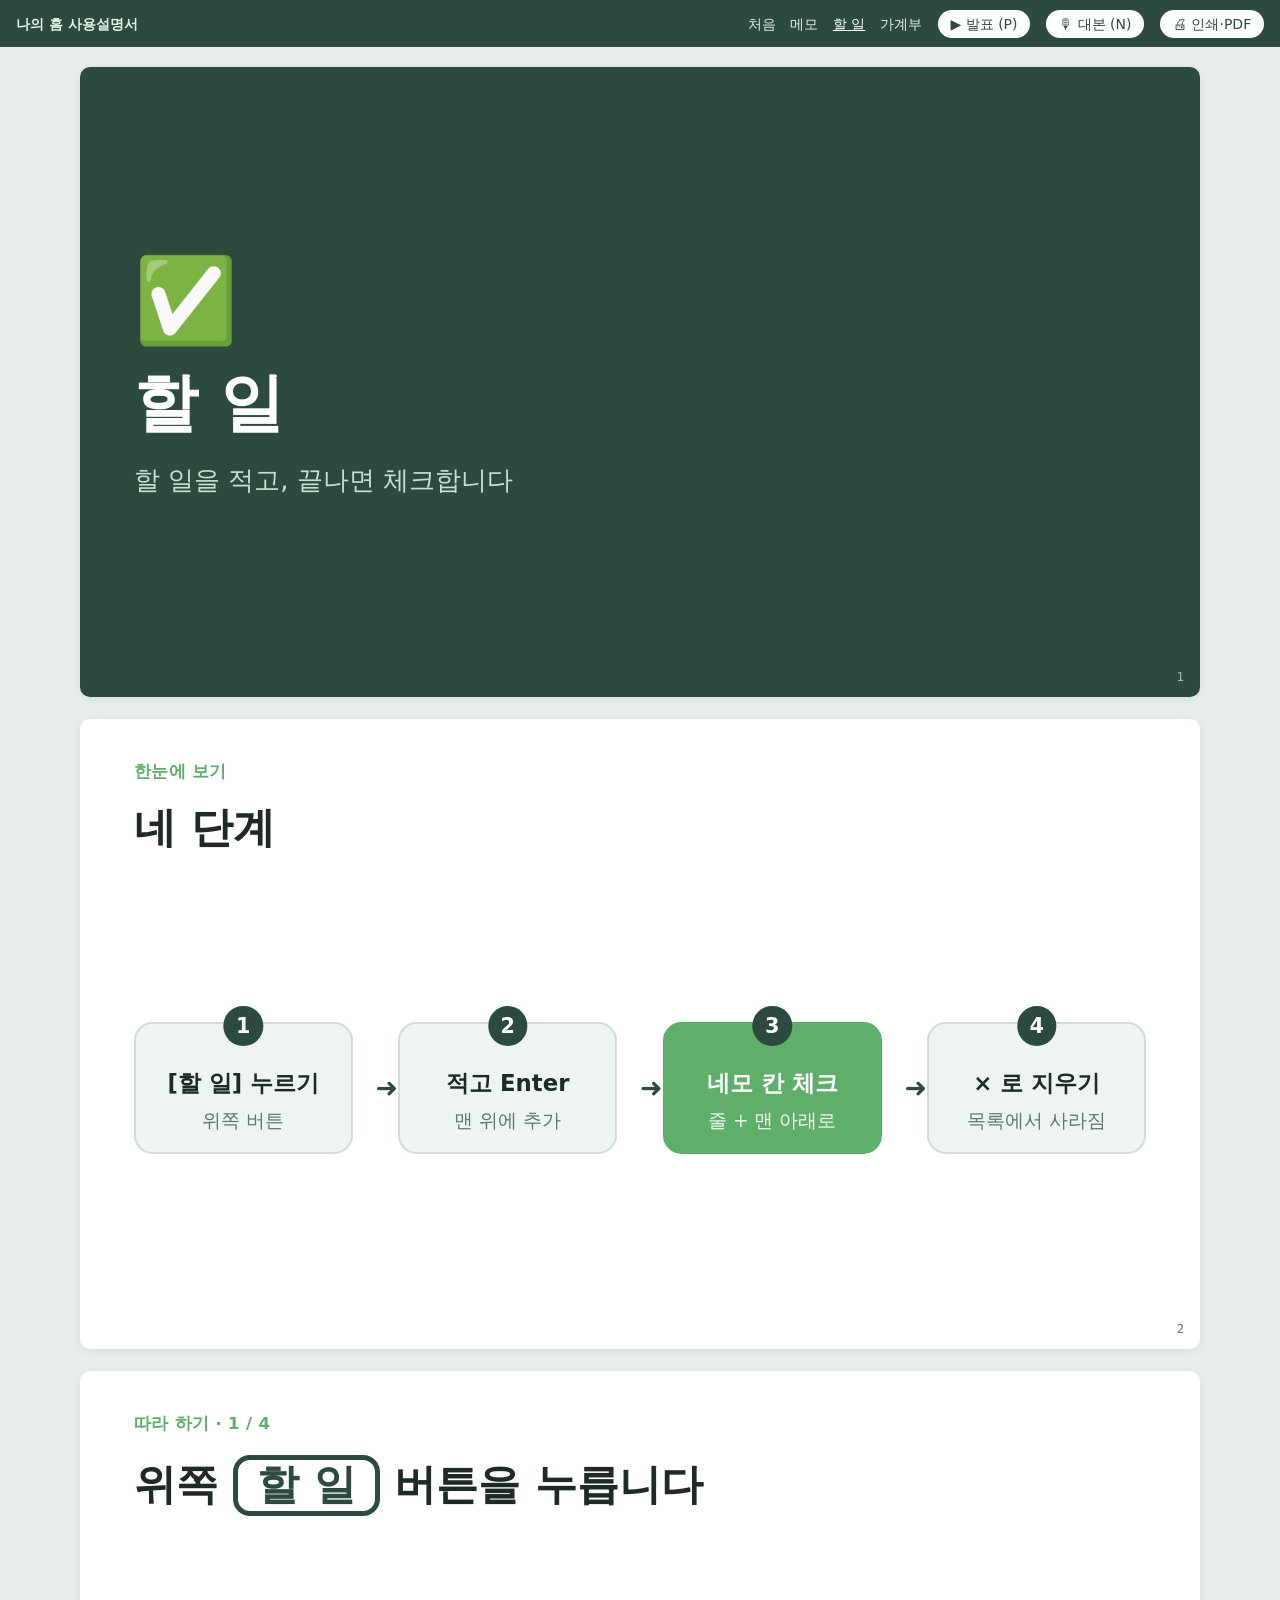
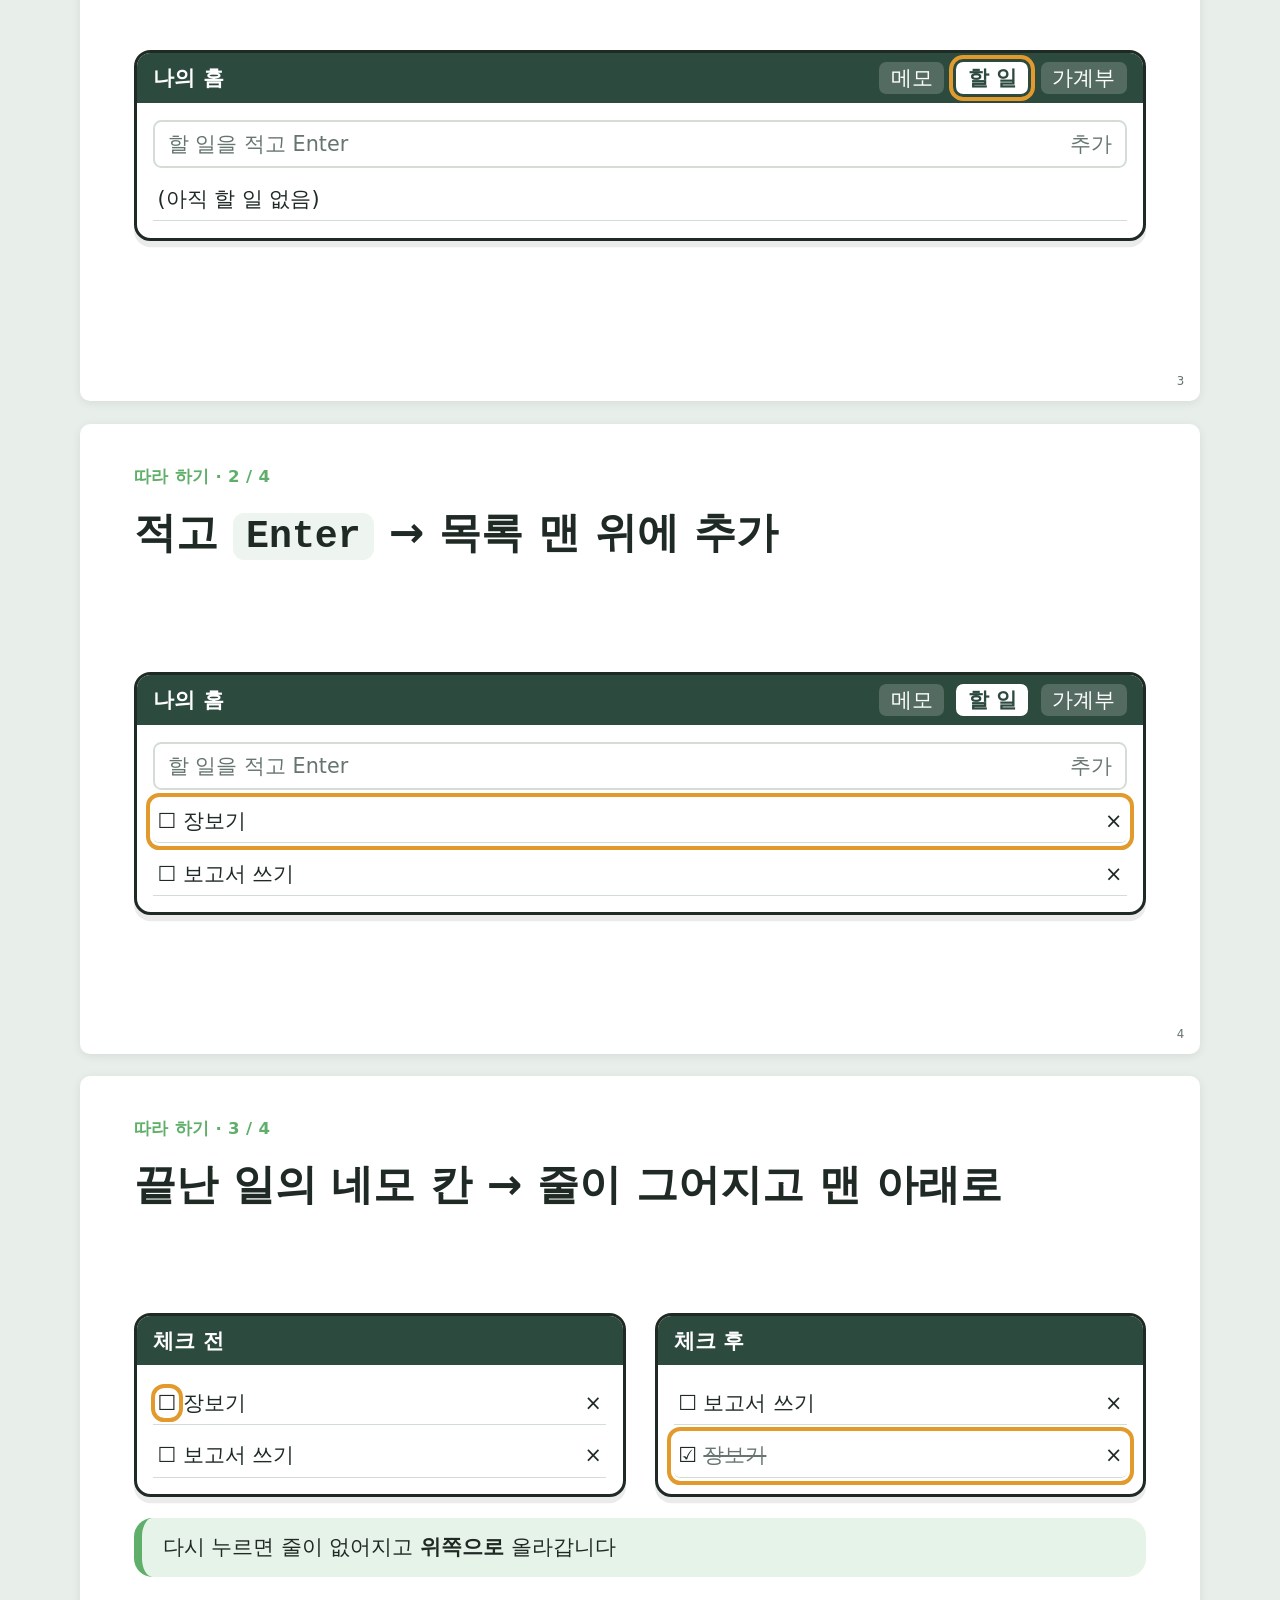
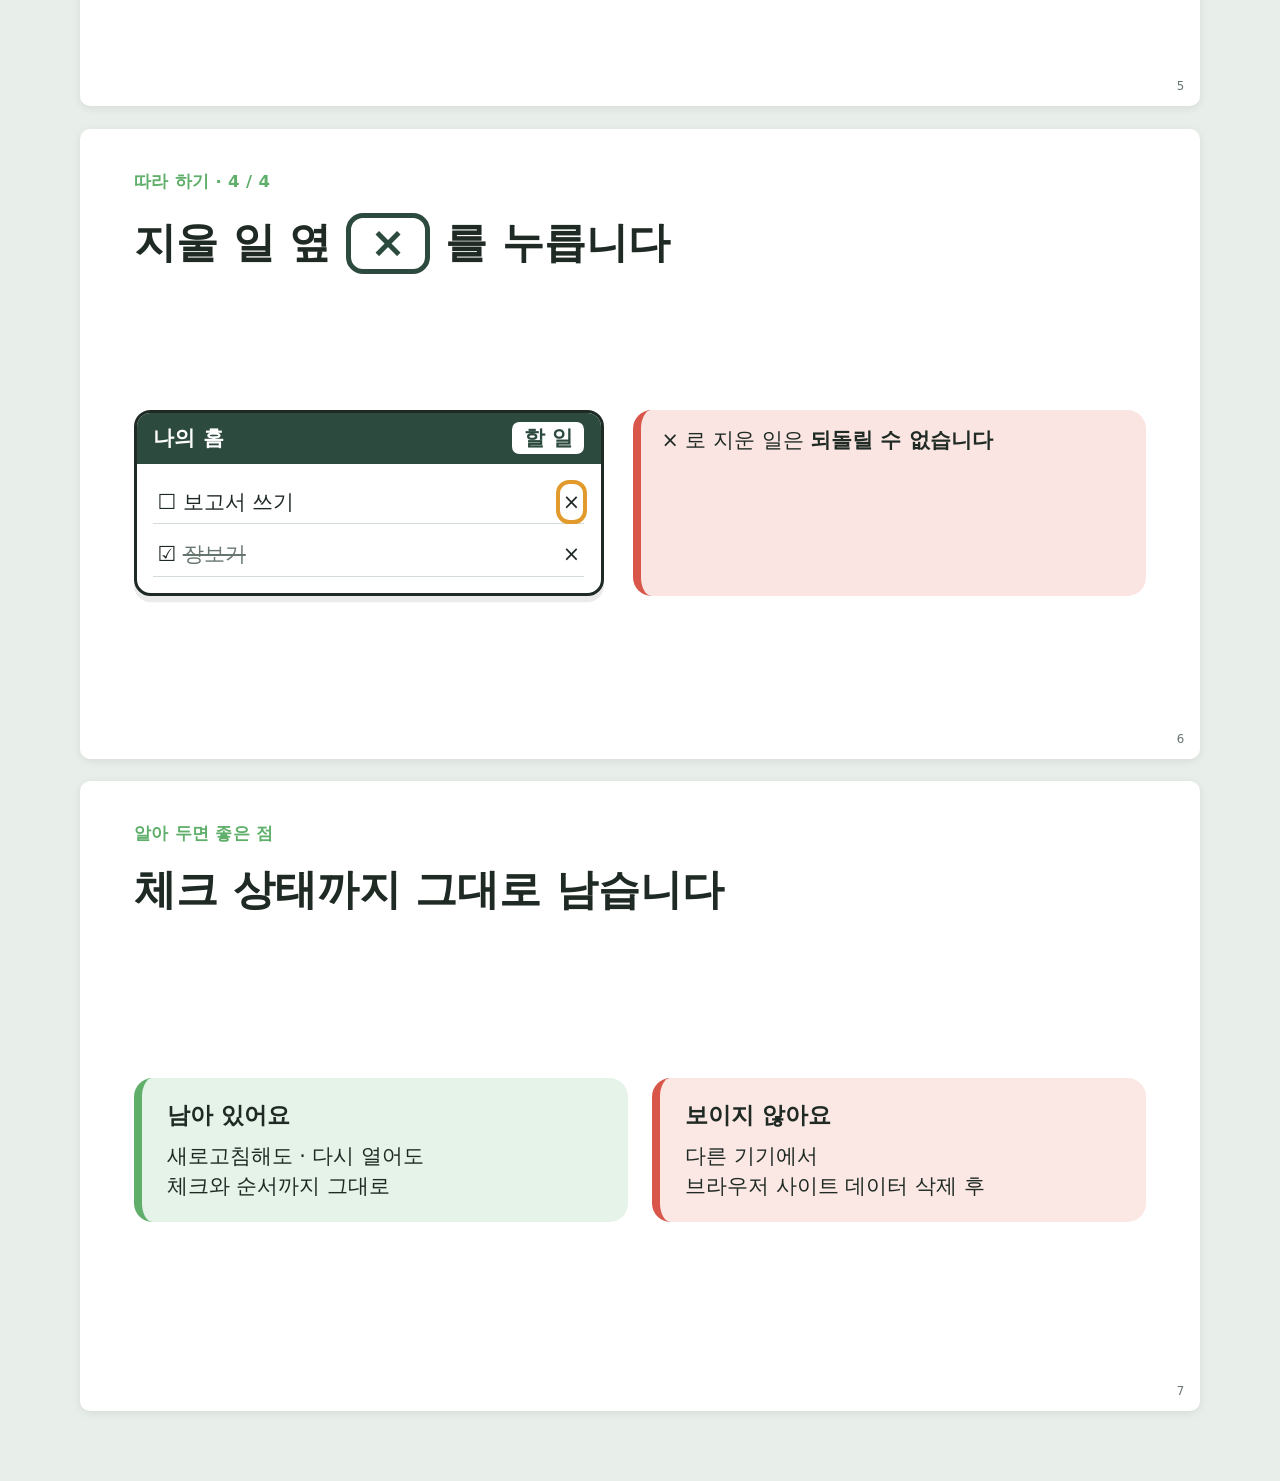
<file: examples/my-homepage/manual/todo.html>
<!doctype html>
<html lang="ko">
<head>
<meta charset="utf-8">
<meta name="viewport" content="width=device-width, initial-scale=1">
<title>할 일 — 나의 홈 사용설명서</title>
<link rel="stylesheet" href="assets/manual.css">
<script defer src="assets/manual.js"></script>
</head>
<body data-manual="나의 홈 사용설명서" data-index="index.html"
      data-chapters="index.html|처음;memo.html|메모;todo.html|할 일;budget.html|가계부">

<section class="slide" data-kind="cover" data-title="할 일">
  <div class="body">
    <div class="emoji">✅</div>
    <h1>할 일</h1>
    <p class="lead">할 일을 적고, 끝나면 체크합니다</p>
  </div>
  <aside class="notes">할 일 기능입니다. 해야 할 일을 적어 두고, 끝나면 체크합니다. 체크한 일은 목록 맨 아래로 내려가서 남은 일이 위에 모여 보입니다.</aside>
</section>

<section class="slide" data-kind="overview" data-title="한눈에 보기">
  <p class="kicker">한눈에 보기</p>
  <h2>네 단계</h2>
  <div class="body">
    <ol class="flow">
      <li><b>[할 일] 누르기</b><span>위쪽 버튼</span></li>
      <li><b>적고 Enter</b><span>맨 위에 추가</span></li>
      <li class="on"><b>네모 칸 체크</b><span>줄 + 맨 아래로</span></li>
      <li><b>× 로 지우기</b><span>목록에서 사라짐</span></li>
    </ol>
  </div>
  <aside class="notes">할 일은 네 단계입니다. 할 일 버튼을 누르고, 적고 엔터, 끝나면 네모 칸을 체크하고, 필요 없으면 엑스로 지웁니다.</aside>
</section>

<section class="slide" data-kind="step" data-title="1단계. [할 일] 누르기">
  <p class="kicker">따라 하기 · 1 / 4</p>
  <h2>위쪽 <span class="ui">할 일</span> 버튼을 누릅니다</h2>
  <div class="body">
    <div class="screen">
      <div class="top"><span class="t">나의 홈</span><span class="tab">메모</span><span class="tab on hl">할 일</span><span class="tab">가계부</span></div>
      <div class="in"><div class="field">할 일을 적고 Enter <span>추가</span></div><div class="item">(아직 할 일 없음)</div></div>
    </div>
  </div>
  <aside class="notes">첫 번째 단계. 화면 위쪽의 할 일 버튼을 누릅니다. 할 일을 적는 칸이 나옵니다. 버튼이 진하게 바뀌면 지금 할 일 화면에 있다는 뜻입니다.</aside>
</section>

<section class="slide" data-kind="step" data-title="2단계. 적고 Enter">
  <p class="kicker">따라 하기 · 2 / 4</p>
  <h2>적고 <kbd>Enter</kbd> → 목록 맨 위에 추가</h2>
  <div class="body">
    <div class="screen">
      <div class="top"><span class="t">나의 홈</span><span class="tab">메모</span><span class="tab on">할 일</span><span class="tab">가계부</span></div>
      <div class="in"><div class="field">할 일을 적고 Enter <span>추가</span></div>
        <div class="item hl">☐ 장보기 <span>×</span></div><div class="item">☐ 보고서 쓰기 <span>×</span></div></div>
    </div>
  </div>
  <aside class="notes">두 번째 단계. 할 일을 적고 엔터를 누르면 목록 맨 위에 추가됩니다. 엔터 대신 오른쪽의 추가 버튼을 눌러도 똑같이 추가됩니다.</aside>
</section>

<section class="slide" data-kind="step" data-title="3단계. 체크하면 맨 아래로">
  <p class="kicker">따라 하기 · 3 / 4</p>
  <h2>끝난 일의 네모 칸 → 줄이 그어지고 <b>맨 아래로</b></h2>
  <div class="body">
    <div class="row">
      <div class="screen">
        <div class="top"><span class="t">체크 전</span></div>
        <div class="in"><div class="item"><span><span class="hl">☐</span> 장보기</span><span>×</span></div><div class="item">☐ 보고서 쓰기 <span>×</span></div></div>
      </div>
      <div class="screen">
        <div class="top"><span class="t">체크 후</span></div>
        <div class="in"><div class="item">☐ 보고서 쓰기 <span>×</span></div><div class="item hl"><span>☑ <span class="done">장보기</span></span><span>×</span></div></div>
      </div>
    </div>
    <div class="callout">다시 누르면 줄이 없어지고 <b>위쪽으로</b> 올라갑니다</div>
  </div>
  <aside class="notes">세 번째 단계. 끝난 일 왼쪽의 네모 칸을 누르면 체크 표시가 되고 글자에 줄이 그어지며, 목록 맨 아래로 내려갑니다. 남은 일이 항상 위에 보이도록 바뀐 부분입니다. 실수로 체크했다면 다시 누르세요. 줄이 없어지고 위쪽으로 올라갑니다.</aside>
</section>

<section class="slide" data-kind="step" data-title="4단계. × 로 지우기">
  <p class="kicker">따라 하기 · 4 / 4</p>
  <h2>지울 일 옆 <span class="ui">×</span> 를 누릅니다</h2>
  <div class="body">
    <div class="row">
      <div class="screen">
        <div class="top"><span class="t">나의 홈</span><span class="tab on">할 일</span></div>
        <div class="in"><div class="item">☐ 보고서 쓰기 <span class="hl">×</span></div><div class="item"><span>☑ <span class="done">장보기</span></span><span>×</span></div></div>
      </div>
      <div class="callout bad">× 로 지운 일은 <b>되돌릴 수 없습니다</b></div>
    </div>
  </div>
  <aside class="notes">네 번째 단계. 지울 일 오른쪽의 엑스를 누르면 사라집니다. 지운 일은 되돌릴 수 없으니, 끝난 일은 지우기보다 체크해 두는 것이 좋습니다.</aside>
</section>

<section class="slide" data-kind="data" data-title="데이터는 어디에">
  <p class="kicker">알아 두면 좋은 점</p>
  <h2>체크 상태까지 그대로 남습니다</h2>
  <div class="body">
    <div class="compare">
      <div class="good"><h3>남아 있어요</h3>새로고침해도 · 다시 열어도<br>체크와 순서까지 그대로</div>
      <div class="bad"><h3>보이지 않아요</h3>다른 기기에서<br>브라우저 사이트 데이터 삭제 후</div>
    </div>
  </div>
  <aside class="notes">할 일은 이 컴퓨터의 브라우저에 저장되고, 새로고침하거나 다시 열어도 체크 상태와 순서까지 그대로 남습니다. 다른 기기에서는 보이지 않습니다.</aside>
</section>

</body>
</html>
</file>
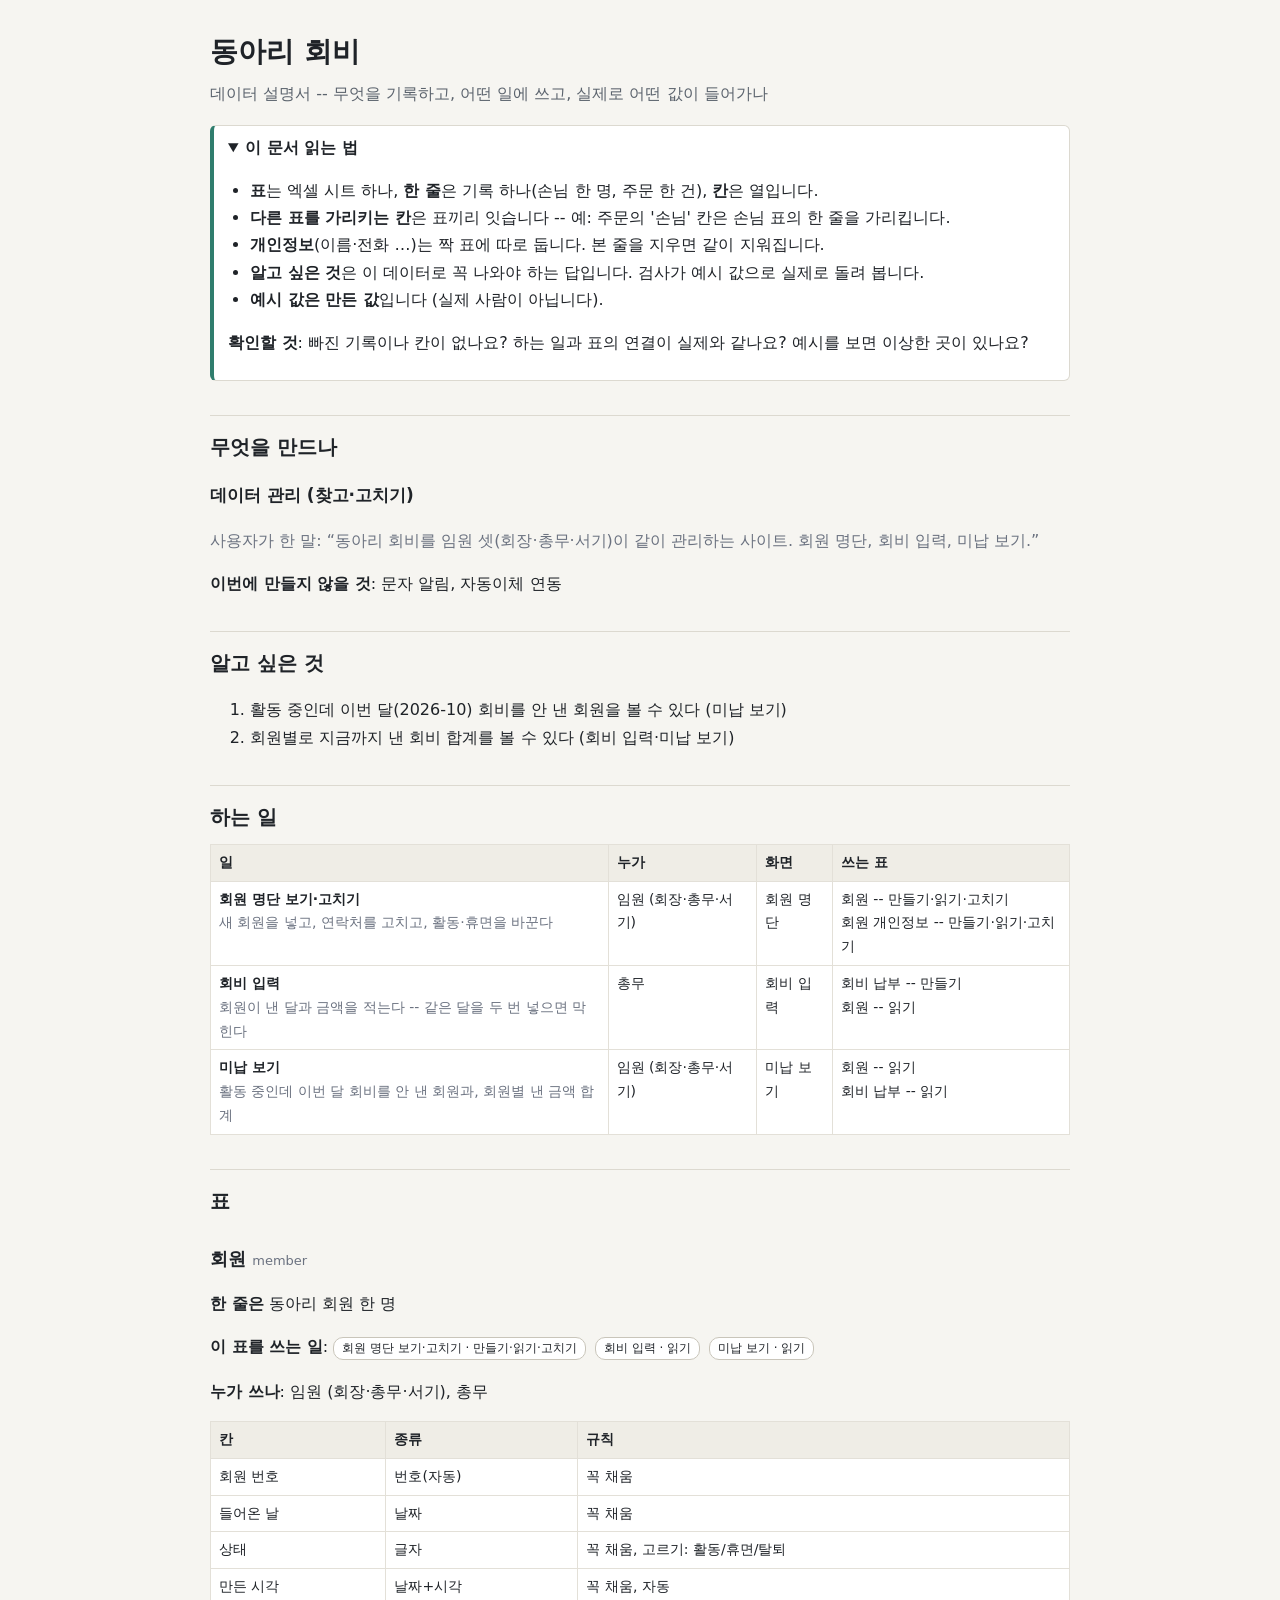
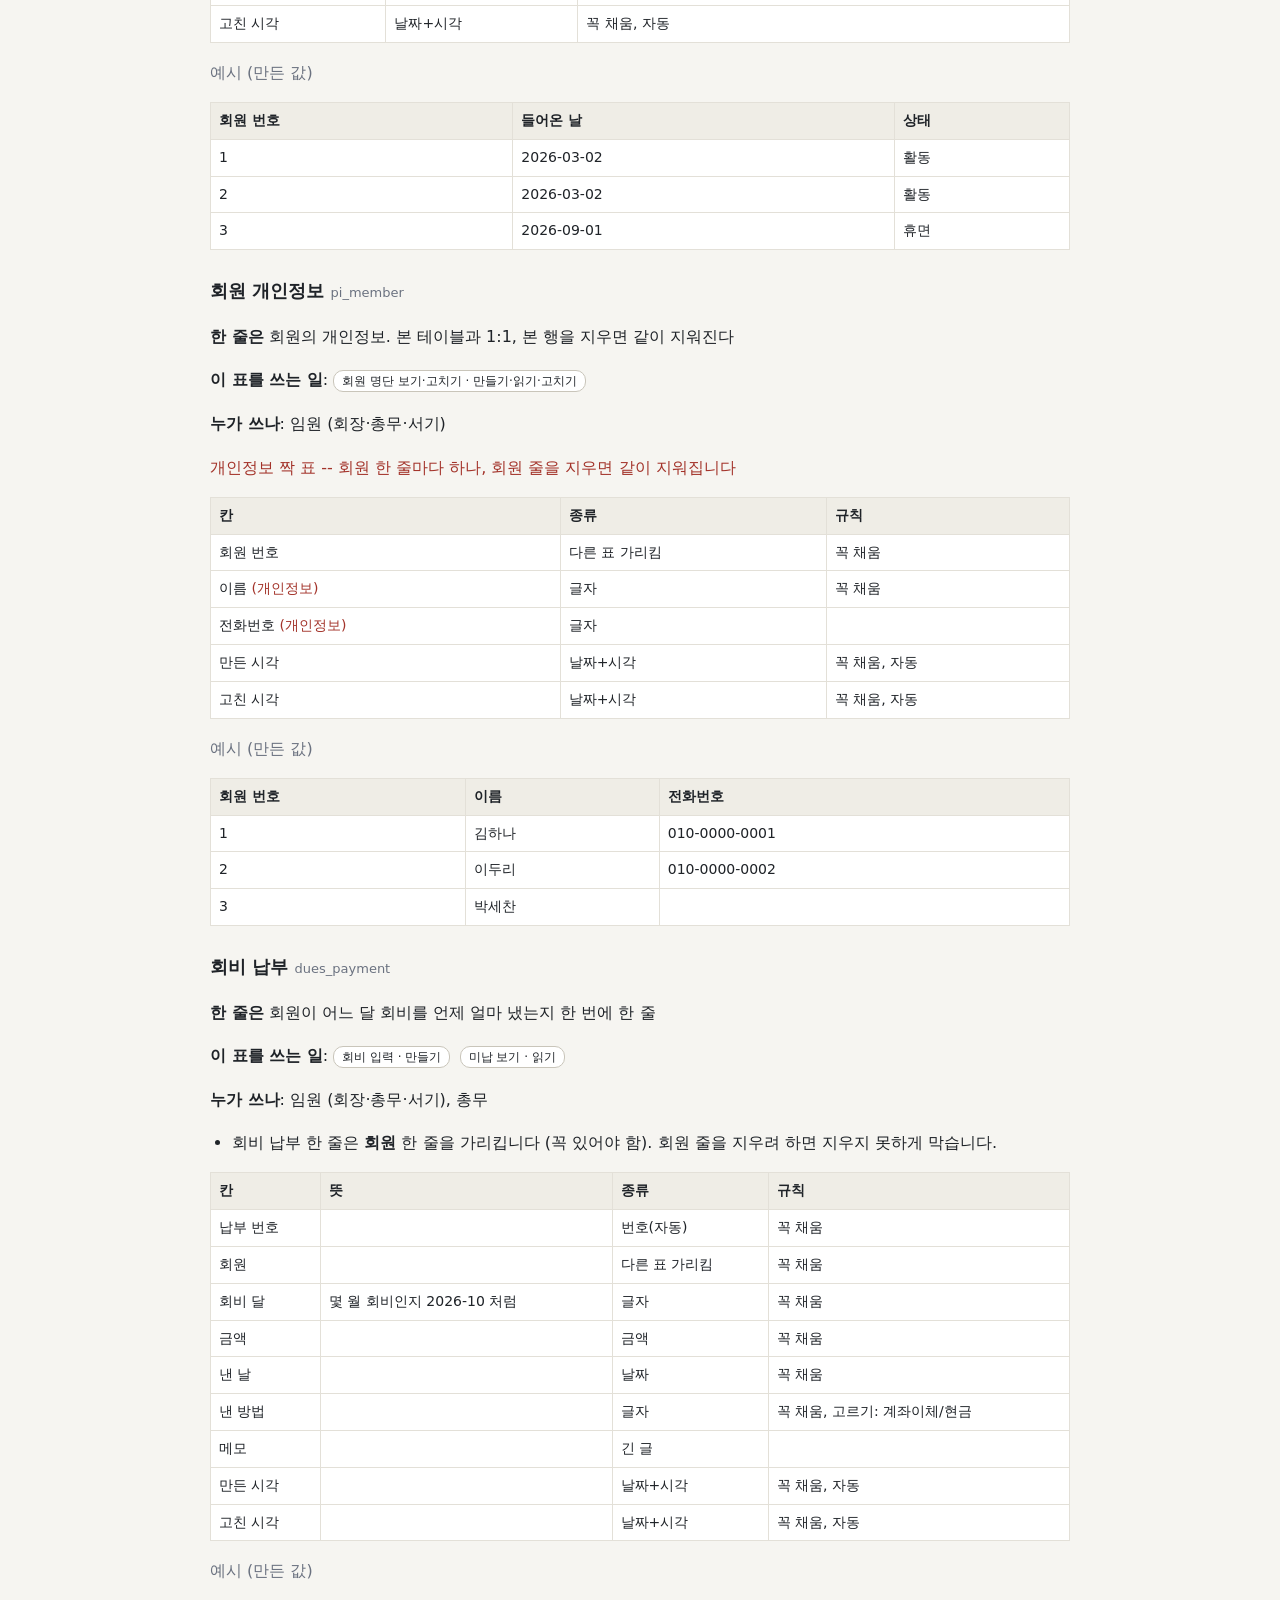
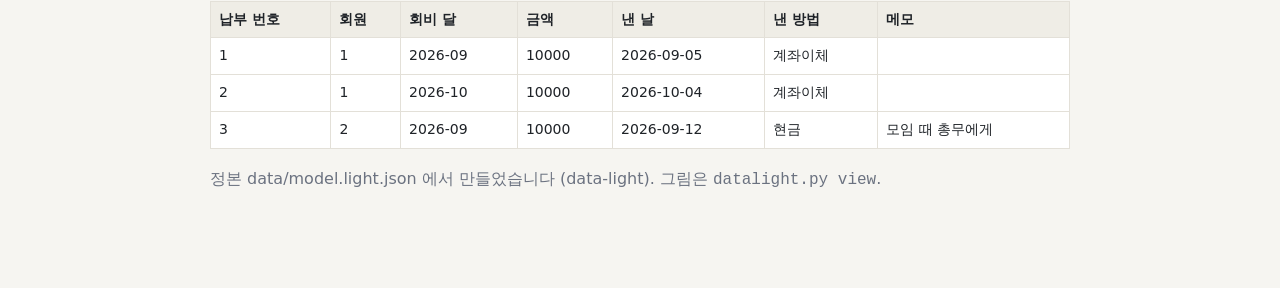
<file: examples/club-dues/data/out/book.html>
<!doctype html><html lang="ko"><head><meta charset="utf-8"><meta name="viewport" content="width=device-width,initial-scale=1"><title>동아리 회비 -- 데이터 설명서</title><style>body{margin:0;background:#f6f5f1;color:#1f2328;font:16px/1.7 "Pretendard","Noto Sans KR","Apple SD Gothic Neo","Malgun Gothic",system-ui,sans-serif}
main{max-width:860px;margin:0 auto;padding:28px 20px 80px}h1{font-size:28px;margin:0}h1+p{color:#5b636d;margin:4px 0 18px}
h2{font-size:20px;margin:34px 0 10px;padding-top:14px;border-top:1px solid #dcd9d0}h3{font-size:18px;margin:26px 0 4px}h3 small{font-weight:400;color:#6b7280;font-size:13px}
details{background:#fff;border:1px solid #dcd9d0;border-left:4px solid #2f7d6d;border-radius:6px;padding:8px 14px}summary{cursor:pointer;font-weight:600}
table{border-collapse:collapse;width:100%;background:#fff;margin:6px 0 10px;font-size:14px}th,td{border:1px solid #e3e0d8;padding:6px 8px;text-align:left;vertical-align:top}
th{background:#efede6;font-weight:600}.mut{color:#6b7280}.say{font-size:17px}.tag{display:inline-block;font-size:12px;border:1px solid #c9c5ba;border-radius:10px;padding:0 8px;margin:0 4px 2px 0;background:#fff}
.pi{color:#a3332a}.miss{color:#9a6700}ul{padding-left:22px}@media print{details{border-left-width:1px}}</style></head><body><main>
<h1>동아리 회비</h1><p>데이터 설명서 -- 무엇을 기록하고, 어떤 일에 쓰고, 실제로 어떤 값이 들어가나</p>
<details open><summary>이 문서 읽는 법</summary><ul>
<li><b>표</b>는 엑셀 시트 하나, <b>한 줄</b>은 기록 하나(손님 한 명, 주문 한 건), <b>칸</b>은 열입니다.</li>
<li><b>다른 표를 가리키는 칸</b>은 표끼리 잇습니다 -- 예: 주문의 '손님' 칸은 손님 표의 한 줄을 가리킵니다.</li>
<li><b>개인정보</b>(이름·전화 …)는 짝 표에 따로 둡니다. 본 줄을 지우면 같이 지워집니다.</li>
<li><b>알고 싶은 것</b>은 이 데이터로 꼭 나와야 하는 답입니다. 검사가 예시 값으로 실제로 돌려 봅니다.</li>
<li><b>예시 값은 만든 값</b>입니다 (실제 사람이 아닙니다).</li></ul>
<p><b>확인할 것</b>: 빠진 기록이나 칸이 없나요? 하는 일과 표의 연결이 실제와 같나요? 예시를 보면 이상한 곳이 있나요?</p></details>
<h2>무엇을 만드나</h2><p class='say'><b>데이터 관리 (찾고·고치기)</b></p><p class='mut'>사용자가 한 말: “동아리 회비를 임원 셋(회장·총무·서기)이 같이 관리하는 사이트. 회원 명단, 회비 입력, 미납 보기.”</p>
<p><b>이번에 만들지 않을 것</b>: 문자 알림, 자동이체 연동</p>
<h2>알고 싶은 것</h2><ol><li>활동 중인데 이번 달(2026-10) 회비를 안 낸 회원을 볼 수 있다 (미납 보기)</li><li>회원별로 지금까지 낸 회비 합계를 볼 수 있다 (회비 입력·미납 보기)</li></ol>
<h2>하는 일</h2>
<table><tr><th>일</th><th>누가</th><th>화면</th><th>쓰는 표</th></tr>
<tr><td><b>회원 명단 보기·고치기</b><div class='mut'>새 회원을 넣고, 연락처를 고치고, 활동·휴면을 바꾼다</div></td><td>임원 (회장·총무·서기)</td><td>회원 명단</td><td>회원 -- 만들기·읽기·고치기<br>회원 개인정보 -- 만들기·읽기·고치기</td></tr>
<tr><td><b>회비 입력</b><div class='mut'>회원이 낸 달과 금액을 적는다 -- 같은 달을 두 번 넣으면 막힌다</div></td><td>총무</td><td>회비 입력</td><td>회비 납부 -- 만들기<br>회원 -- 읽기</td></tr>
<tr><td><b>미납 보기</b><div class='mut'>활동 중인데 이번 달 회비를 안 낸 회원과, 회원별 낸 금액 합계</div></td><td>임원 (회장·총무·서기)</td><td>미납 보기</td><td>회원 -- 읽기<br>회비 납부 -- 읽기</td></tr>
</table>
<h2>표</h2>
<h3>회원 <small>member</small></h3>
<p><b>한 줄은</b> 동아리 회원 한 명</p>
<p><b>이 표를 쓰는 일</b>: <span class='tag'>회원 명단 보기·고치기 · 만들기·읽기·고치기</span> <span class='tag'>회비 입력 · 읽기</span> <span class='tag'>미납 보기 · 읽기</span></p>
<p><b>누가 쓰나</b>: 임원 (회장·총무·서기), 총무</p>
<table><tr><th>칸</th><th>종류</th><th>규칙</th></tr>
<tr><td>회원 번호</td><td>번호(자동)</td><td>꼭 채움</td></tr>
<tr><td>들어온 날</td><td>날짜</td><td>꼭 채움</td></tr>
<tr><td>상태</td><td>글자</td><td>꼭 채움, 고르기: 활동/휴면/탈퇴</td></tr>
<tr><td>만든 시각</td><td>날짜+시각</td><td>꼭 채움, 자동</td></tr>
<tr><td>고친 시각</td><td>날짜+시각</td><td>꼭 채움, 자동</td></tr>
</table>
<p class='mut'>예시 (만든 값)</p><table><tr><th>회원 번호</th><th>들어온 날</th><th>상태</th></tr><tr><td>1</td><td>2026-03-02</td><td>활동</td></tr><tr><td>2</td><td>2026-03-02</td><td>활동</td></tr><tr><td>3</td><td>2026-09-01</td><td>휴면</td></tr></table>
<h3>회원 개인정보 <small>pi_member</small></h3>
<p><b>한 줄은</b> 회원의 개인정보. 본 테이블과 1:1, 본 행을 지우면 같이 지워진다</p>
<p><b>이 표를 쓰는 일</b>: <span class='tag'>회원 명단 보기·고치기 · 만들기·읽기·고치기</span></p>
<p><b>누가 쓰나</b>: 임원 (회장·총무·서기)</p>
<p class='pi'>개인정보 짝 표 -- 회원 한 줄마다 하나, 회원 줄을 지우면 같이 지워집니다</p>
<table><tr><th>칸</th><th>종류</th><th>규칙</th></tr>
<tr><td>회원 번호</td><td>다른 표 가리킴</td><td>꼭 채움</td></tr>
<tr><td>이름 <span class='pi'>(개인정보)</span></td><td>글자</td><td>꼭 채움</td></tr>
<tr><td>전화번호 <span class='pi'>(개인정보)</span></td><td>글자</td><td></td></tr>
<tr><td>만든 시각</td><td>날짜+시각</td><td>꼭 채움, 자동</td></tr>
<tr><td>고친 시각</td><td>날짜+시각</td><td>꼭 채움, 자동</td></tr>
</table>
<p class='mut'>예시 (만든 값)</p><table><tr><th>회원 번호</th><th>이름</th><th>전화번호</th></tr><tr><td>1</td><td>김하나</td><td>010-0000-0001</td></tr><tr><td>2</td><td>이두리</td><td>010-0000-0002</td></tr><tr><td>3</td><td>박세찬</td><td></td></tr></table>
<h3>회비 납부 <small>dues_payment</small></h3>
<p><b>한 줄은</b> 회원이 어느 달 회비를 언제 얼마 냈는지 한 번에 한 줄</p>
<p><b>이 표를 쓰는 일</b>: <span class='tag'>회비 입력 · 만들기</span> <span class='tag'>미납 보기 · 읽기</span></p>
<p><b>누가 쓰나</b>: 임원 (회장·총무·서기), 총무</p>
<ul><li>회비 납부 한 줄은 <b>회원</b> 한 줄을 가리킵니다 (꼭 있어야 함). 회원 줄을 지우려 하면 지우지 못하게 막습니다.</li></ul>
<table><tr><th>칸</th><th>뜻</th><th>종류</th><th>규칙</th></tr>
<tr><td>납부 번호</td><td></td><td>번호(자동)</td><td>꼭 채움</td></tr>
<tr><td>회원</td><td></td><td>다른 표 가리킴</td><td>꼭 채움</td></tr>
<tr><td>회비 달</td><td>몇 월 회비인지 2026-10 처럼</td><td>글자</td><td>꼭 채움</td></tr>
<tr><td>금액</td><td></td><td>금액</td><td>꼭 채움</td></tr>
<tr><td>낸 날</td><td></td><td>날짜</td><td>꼭 채움</td></tr>
<tr><td>낸 방법</td><td></td><td>글자</td><td>꼭 채움, 고르기: 계좌이체/현금</td></tr>
<tr><td>메모</td><td></td><td>긴 글</td><td></td></tr>
<tr><td>만든 시각</td><td></td><td>날짜+시각</td><td>꼭 채움, 자동</td></tr>
<tr><td>고친 시각</td><td></td><td>날짜+시각</td><td>꼭 채움, 자동</td></tr>
</table>
<p class='mut'>예시 (만든 값)</p><table><tr><th>납부 번호</th><th>회원</th><th>회비 달</th><th>금액</th><th>낸 날</th><th>낸 방법</th><th>메모</th></tr><tr><td>1</td><td>1</td><td>2026-09</td><td>10000</td><td>2026-09-05</td><td>계좌이체</td><td></td></tr><tr><td>2</td><td>1</td><td>2026-10</td><td>10000</td><td>2026-10-04</td><td>계좌이체</td><td></td></tr><tr><td>3</td><td>2</td><td>2026-09</td><td>10000</td><td>2026-09-12</td><td>현금</td><td>모임 때 총무에게</td></tr></table>
<p class='mut'>정본 data/model.light.json 에서 만들었습니다 (data-light). 그림은 <code>datalight.py view</code>.</p></main></body></html>
</file>
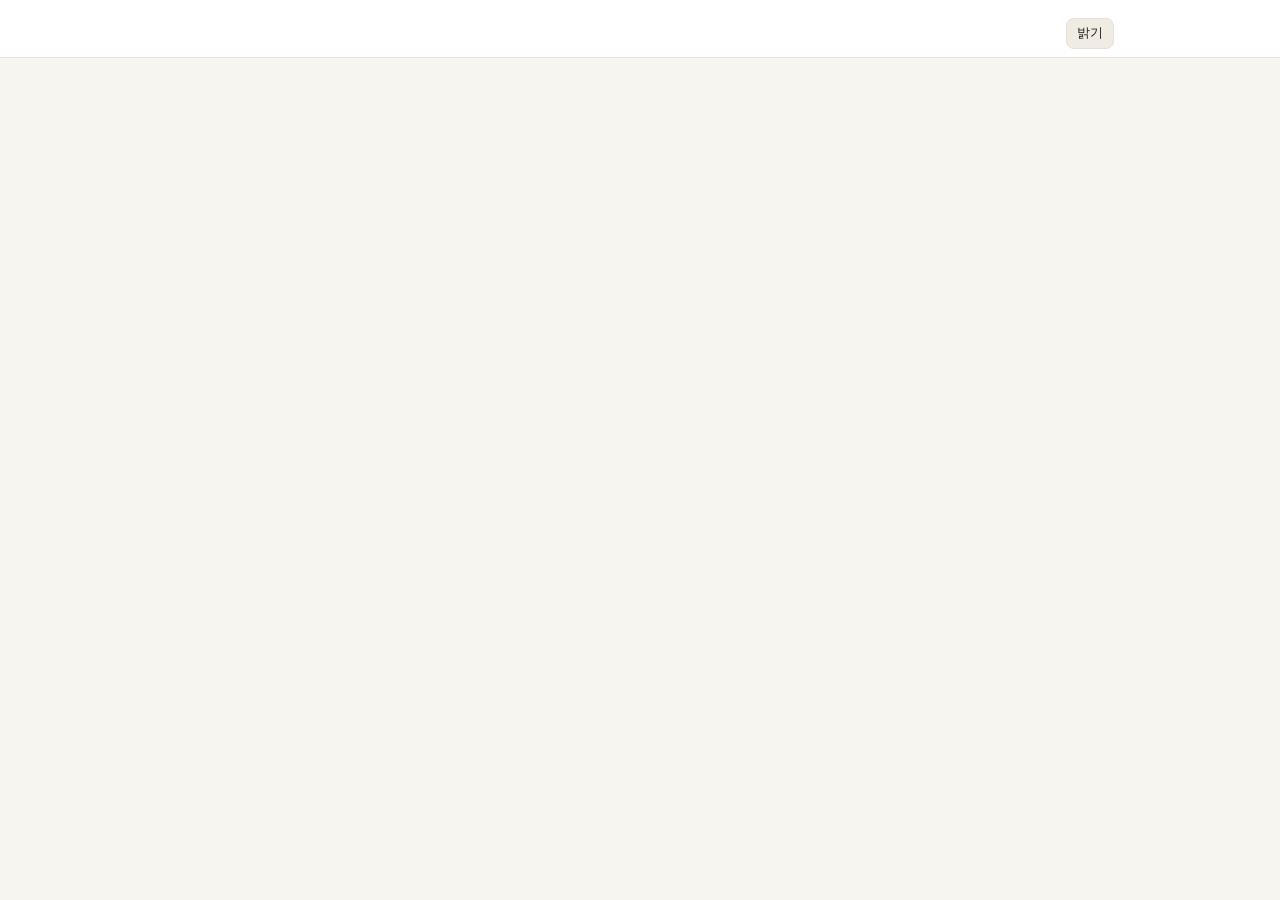
<file: kit/skills/light-portal/templates/portal.html>
<!doctype html>
<html lang="ko">
<head>
<meta charset="utf-8">
<meta name="viewport" content="width=device-width, initial-scale=1">
<title>__TITLE__</title>
<style>
:root {
  --bg: #f7f5f0; --panel: #ffffff; --ink: #22201c; --muted: #6a645b; --line: #e6e1d6; --soft: #f0ece3;
  --accent: #c2572f; --accent-ink: #ffffff; --accent-soft: #f8e3d9;
  --ok: #2f7a4b; --ok-soft: #e0f0e5; --warn: #9a6400; --warn-soft: #f8ecd2; --bad: #b0352b; --bad-soft: #f8e1de;
  --user: #6c3fa0; --user-soft: #efe6f8; --ai: #23657a; --ai-soft: #dff0f4;
  --mono: ui-monospace, SFMono-Regular, Menlo, Consolas, monospace;
  --sans: -apple-system, BlinkMacSystemFont, "Segoe UI", "Apple SD Gothic Neo", "Malgun Gothic", "Noto Sans KR", sans-serif;
  color-scheme: light;
}
@media (prefers-color-scheme: dark) {
  :root:not([data-theme="light"]) {
    --bg: #171513; --panel: #211e1b; --ink: #ece7df; --muted: #a39b8f; --line: #36312b; --soft: #2a2622;
    --accent: #f08a5d; --accent-ink: #1d120c; --accent-soft: #3a261c;
    --ok: #7cc795; --ok-soft: #1f3327; --warn: #e2b55c; --warn-soft: #382d17; --bad: #f08b80; --bad-soft: #3a2220;
    --user: #c9a3f0; --user-soft: #30253d; --ai: #7fc6da; --ai-soft: #1c3138; color-scheme: dark;
  }
}
:root[data-theme="dark"] {
  --bg: #171513; --panel: #211e1b; --ink: #ece7df; --muted: #a39b8f; --line: #36312b; --soft: #2a2622;
  --accent: #f08a5d; --accent-ink: #1d120c; --accent-soft: #3a261c;
  --ok: #7cc795; --ok-soft: #1f3327; --warn: #e2b55c; --warn-soft: #382d17; --bad: #f08b80; --bad-soft: #3a2220;
  --user: #c9a3f0; --user-soft: #30253d; --ai: #7fc6da; --ai-soft: #1c3138; color-scheme: dark;
}
* { box-sizing: border-box; }
html, body { margin: 0; }
body { background: var(--bg); color: var(--ink); font: 16px/1.6 var(--sans); }
a { color: var(--accent); }
.wrap { max-width: 980px; margin: 0 auto; padding-left: 16px; padding-right: 16px; }
header { background: var(--panel); border-bottom: 1px solid var(--line); }
.top { display: flex; flex-wrap: wrap; align-items: baseline; gap: 4px 14px; padding: 18px 0 8px; }
.top h1 { font-size: 21px; margin: 0; }
.meta { color: var(--muted); font-size: 13px; }
.theme { margin-left: auto; border: 1px solid var(--line); background: var(--soft); color: var(--ink); border-radius: 8px; padding: 4px 10px; font: inherit; font-size: 13px; cursor: pointer; }
nav { display: flex; overflow-x: auto; scrollbar-width: none; }
nav::-webkit-scrollbar { display: none; }
nav a { padding: 10px 14px; text-decoration: none; color: var(--muted); border-bottom: 2px solid transparent; white-space: nowrap; font-weight: 500; }
nav a[aria-current="page"] { color: var(--ink); border-bottom-color: var(--accent); }
main.wrap { padding-top: 22px; padding-bottom: 40px; }
h2 { font-size: 17px; margin: 24px 0 10px; }
h2:first-child { margin-top: 0; }
.card { background: var(--panel); border: 1px solid var(--line); border-radius: 14px; padding: 16px 20px; min-width: 0; overflow-wrap: anywhere; }
.card + .card { margin-top: 12px; }
.grid .card + .card { margin-top: 0; }
.grid { display: grid; gap: 12px; grid-template-columns: repeat(auto-fit, minmax(150px, 1fr)); margin-bottom: 16px; }
.stat .v { font-size: 24px; font-weight: 650; } .stat .k { color: var(--muted); font-size: 13px; }
.pill { display: inline-block; font-size: 12px; line-height: 1; padding: 4px 8px; border-radius: 999px; background: var(--soft); color: var(--muted); white-space: nowrap; font-weight: 600; }
.pill.user { background: var(--user-soft); color: var(--user); } .pill.ai { background: var(--ai-soft); color: var(--ai); }
.pill.ok { background: var(--ok-soft); color: var(--ok); } .pill.warn { background: var(--warn-soft); color: var(--warn); } .pill.bad { background: var(--bad-soft); color: var(--bad); }
.list { display: flex; flex-direction: column; gap: 8px; }
.row { background: var(--panel); border: 1px solid var(--line); border-radius: 12px; padding: 10px 14px; min-width: 0; overflow-wrap: anywhere; }
.row .h { display: flex; flex-wrap: wrap; gap: 6px 10px; align-items: center; }
.row .t { font-weight: 600; } .row .s { color: var(--muted); font-size: 13px; }
details.row > summary { list-style: none; cursor: pointer; }
details.row > summary::-webkit-details-marker { display: none; }
details.row > summary .t::after { content: " ▾"; color: var(--muted); font-weight: 400; font-size: 12px; }
details.row[open] > summary .t::after { content: " ▴"; }
details.row:hover { border-color: var(--accent); }
.quote { border-left: 3px solid var(--user); background: var(--user-soft); padding: 4px 10px; border-radius: 0 8px 8px 0; margin-top: 6px; }
.empty { color: var(--muted); padding: 18px; text-align: center; background: var(--panel); border: 1px dashed var(--line); border-radius: 12px; }
.tbl { overflow-x: auto; margin: 10px 0; border: 1px solid var(--line); border-radius: 10px; }
table { border-collapse: collapse; width: 100%; font-size: 14px; }
th, td { text-align: left; padding: 8px 12px; border-bottom: 1px solid var(--line); vertical-align: top; }
th { background: var(--soft); color: var(--muted); font-size: 12px; white-space: nowrap; }
tr:last-child td { border-bottom: 0; }
code { font-family: var(--mono); font-size: 13px; background: var(--soft); padding: 1px 5px; border-radius: 5px; }
pre { background: var(--soft); border-radius: 8px; padding: 10px 12px; overflow-x: auto; font: 13px/1.5 var(--mono); }
.doc h1 { font-size: 20px; margin-top: 0; } .doc h2 { font-size: 17px; } .doc h3 { font-size: 15px; }
.doc blockquote, .doc .note { color: var(--muted); border-left: 3px solid var(--line); margin: 8px 0; padding: 2px 12px; }
.filters { display: flex; flex-wrap: wrap; gap: 8px; margin-bottom: 12px; }
.chip { border: 1px solid var(--line); background: var(--panel); color: var(--ink); border-radius: 999px; padding: 5px 12px; font: inherit; font-size: 13px; cursor: pointer; }
.chip[aria-pressed="true"] { background: var(--accent); border-color: var(--accent); color: var(--accent-ink); }
select { font: inherit; font-size: 14px; padding: 5px 10px; border-radius: 8px; border: 1px solid var(--line); background: var(--panel); color: var(--ink); }
.when { font-family: var(--mono); font-size: 12px; color: var(--muted); white-space: nowrap; }
ul.cols { list-style: none; margin: 10px 0 0; padding: 0; border-top: 1px solid var(--line); }
ul.cols li { display: flex; flex-wrap: wrap; align-items: baseline; gap: 2px 10px; padding: 7px 2px; border-bottom: 1px solid var(--line); }
ul.cols li:last-child { border-bottom: 0; }
ul.cols .n { font-weight: 600; min-width: 6em; } ul.cols .d { color: var(--muted); font-size: 14px; }
footer.wrap { color: var(--muted); font-size: 12px; padding-bottom: 32px; overflow-wrap: anywhere; }
/* 한눈에 -- 기능 → 파일 → 표 그림 */
.dia { overflow-x: auto; background: var(--panel); border: 1px solid var(--line); border-radius: 14px; padding: 6px 0; }
.dia svg { display: block; font-family: var(--sans); }
.dia .col { fill: var(--muted); font-size: 12px; font-weight: 600; }
.dia .nd rect { fill: var(--soft); stroke: var(--line); }
.dia .nd.f rect { fill: var(--panel); stroke: var(--accent); }
.dia .nd.sh rect { stroke-dasharray: 4 3; }
.dia .nd.t rect { fill: var(--ai-soft); stroke: var(--ai); }
.dia .nd.miss rect { stroke: var(--bad); }
.dia .nd text { fill: var(--ink); font-size: 13px; }
.dia .nd text.s { fill: var(--muted); font-size: 11px; }
.dia path { fill: none; stroke: var(--muted); stroke-opacity: .55; stroke-width: 1.3; }
.dia path.t { stroke: var(--ai); }
</style>
</head>
<body>
<header><div class="wrap">
  <div class="top"><h1 id="title"></h1><span class="meta" id="meta"></span>
    <button class="theme" id="theme" type="button" aria-label="화면 밝기 바꾸기">밝기</button></div>
  <nav id="nav" aria-label="기록 메뉴"></nav>
</div></header>
<main class="wrap" id="main"></main>
<footer class="wrap" id="foot"></footer>
<script type="application/json" id="data">__DATA__</script>
<script>
(function () {
  "use strict";
  var D = JSON.parse(document.getElementById("data").textContent), N = D.notes;
  var $ = function (id) { return document.getElementById(id); };
  function esc(s) { return String(s == null ? "" : s).replace(/[&<>"']/g, function (c) { return {"&": "&amp;", "<": "&lt;", ">": "&gt;", '"': "&quot;", "'": "&#39;"}[c]; }); }
  function pill(t, c) { return '<span class="pill ' + (c || "") + '">' + esc(t) + "</span>"; }
  function empty(s) { return '<div class="empty">' + esc(s) + "</div>"; }
  function stripComments(s) { return String(s || "").replace(/<!--[\s\S]*?-->/g, ""); }

  $("title").textContent = D.project;
  $("meta").textContent = "만든 시각 " + D.generated_at.slice(0, 16).replace("T", " ");
  $("foot").textContent = "이 페이지는 " + D.folder + " 의 dev-notes 기록과 저장 목록으로 만든 파일입니다. 내 컴퓨터에서만 열립니다. 저장할 때마다 새로 만들어집니다.";
  var root = document.documentElement;
  try { var th = localStorage.getItem("light-portal-theme"); if (th) root.setAttribute("data-theme", th); } catch (e) {}
  $("theme").onclick = function () {
    var dark = root.getAttribute("data-theme") ? root.getAttribute("data-theme") === "dark" : matchMedia("(prefers-color-scheme: dark)").matches;
    root.setAttribute("data-theme", dark ? "light" : "dark");
    try { localStorage.setItem("light-portal-theme", root.getAttribute("data-theme")); } catch (e) {}
  };

  function inline(s) {
    s = esc(s);
    s = s.replace(/`([^`]+)`/g, "<code>$1</code>").replace(/\*\*([^*]+)\*\*/g, "<strong>$1</strong>");
    return s.replace(/\[([^\]]+)\]\((https?:[^)\s]+|[^):\s]+)\)/g, '<a href="$2">$1</a>');   // javascript: 같은 주소는 링크로 만들지 않는다
  }
  function md(src) {
    var lines = stripComments(src).replace(/\r/g, "").split("\n"), out = [], i = 0;
    while (i < lines.length) {
      var l = lines[i];
      if (/^```/.test(l)) { var b = []; i++; while (i < lines.length && !/^```/.test(lines[i])) b.push(lines[i++]); i++; out.push("<pre>" + esc(b.join("\n")) + "</pre>"); continue; }
      var h = /^(#{1,4})\s+(.*)$/.exec(l);
      if (h) { var n = h[1].length; out.push("<h" + n + ">" + inline(h[2]) + "</h" + n + ">"); i++; continue; }
      if (/^\s*\|.*\|\s*$/.test(l) && i + 1 < lines.length && /^\s*\|[\s:|-]+\|\s*$/.test(lines[i + 1])) {
        var cells = function (r) { return r.trim().replace(/^\||\|$/g, "").split("|").map(function (c) { return c.trim(); }); };
        var head = cells(l), rows = []; i += 2;
        while (i < lines.length && /^\s*\|.*\|\s*$/.test(lines[i])) rows.push(cells(lines[i++]));
        out.push('<div class="tbl"><table><thead><tr>' + head.map(function (c) { return "<th>" + inline(c) + "</th>"; }).join("") + "</tr></thead><tbody>" +
          rows.map(function (r) { return "<tr>" + r.map(function (c) { return "<td>" + inline(c) + "</td>"; }).join("") + "</tr>"; }).join("") + "</tbody></table></div>");
        continue;
      }
      if (/^\s*([-*]|\d+\.)\s+/.test(l)) {
        var items = [];
        while (i < lines.length && /^\s*([-*]|\d+\.)\s+/.test(lines[i])) items.push(lines[i++].replace(/^\s*([-*]|\d+\.)\s+/, "").replace(/^\[ \]\s*/, "☐ ").replace(/^\[x\]\s*/i, "☑ "));
        out.push("<ul>" + items.map(function (x) { return "<li>" + inline(x) + "</li>"; }).join("") + "</ul>"); continue;
      }
      if (/^>\s?/.test(l)) { var q = []; while (i < lines.length && /^>\s?/.test(lines[i])) q.push(lines[i++].replace(/^>\s?/, "")); out.push('<div class="note">' + inline(q.join(" ")) + "</div>"); continue; }
      if (!l.trim()) { i++; continue; }
      var p = []; while (i < lines.length && lines[i].trim() && !/^(#{1,4}\s|```|\s*([-*]|\d+\.)\s|>|\s*\|)/.test(lines[i])) p.push(lines[i++]);
      if (!p.length) p.push(lines[i++]);
      out.push("<p>" + inline(p.join(" ")) + "</p>");
    }
    return out.join("\n");
  }
  function doc(name, hint) { return N[name] ? '<div class="card doc">' + md(N[name]) + "</div>" : empty(hint); }

  // "- 날짜 시각 · 단계 · 무엇을 · 결과 · 누가"
  function logRows(text) {
    var rows = [];
    stripComments(text).split("\n").forEach(function (l) {
      var m = /^-\s+(\d{4}-\d{2}-\d{2}(?:\s+\d{1,2}:\d{2})?)\s+·\s+(.+)$/.exec(l.trim());
      if (!m) return;
      var p = m[2].split(/\s+·\s+/);
      // 새 형식: 단계 · 기능 · 무엇을 · 결과 · 누가 / 예전(0.6.0): 단계 · 무엇을 · 결과 · 누가
      var r = p.length >= 5 ? { step: p[0], feature: p[1], what: p[2], result: p[3], who: p[4] }
                            : { step: p[0] || "", feature: "", what: p[1] || "", result: p[2] || "", who: p[3] || "" };
      r.when = m[1];
      rows.push(r);
    });
    return rows;
  }
  // "- 날짜 [사용자] 무엇 -- "원문"" / "- 날짜 [AI] 무엇 -- 이유 (다른 안: …)" / 예전 형식 "- 날짜: 무엇 -- 이유"
  function decisionRows(text) {
    var rows = [];
    stripComments(text).split("\n").forEach(function (l) {
      var m = /^-\s+(\d{4}-\d{2}-\d{2}):?\s+(?:\[(사용자|AI)\]\s+)?(.+)$/.exec(l.trim());
      if (!m) return;
      var body = m[3], i = body.indexOf(" -- ");
      rows.push({ when: m[1], who: m[2] || "", what: i >= 0 ? body.slice(0, i) : body, why: i >= 0 ? body.slice(i + 4) : "" });
    });
    return rows;
  }
  var FLOG = {}; (D.feature_logs || []).forEach(function (x) { FLOG[x.feature + "/" + x.date] = x; });
  D.feature_logs = D.feature_logs || [];
  function folder(name) { return String(name).trim().replace(/\s+/g, "-"); }
  var STEPC = { "기획": "ai", "만들기": "", "확인": "warn", "운영": "", "평가": "user" };
  function resultPill(r) { return r ? pill(r, /실패|안 됨|문제|오류/.test(r) ? "bad" : /못|기다|대기|중/.test(r) ? "warn" : /완료|통과|확인|저장|해결|ok/i.test(r) ? "ok" : "") : ""; }
  function whoPill(w) { return w ? pill(w, /사용자|나/.test(w) ? "user" : "ai") : ""; }

  // 데이터 (짝 스킬 data-light 의 정본 data/model.light.json -- 구조만)
  var TYPE = { id: "자동 번호", ref: "다른 표를 가리킴", text: "짧은 글", long_text: "긴 글", int: "정수", number: "숫자",
               money: "금액", bool: "예/아니오", date: "날짜", datetime: "날짜+시각", owner: "만든 사람 (로그인 계정)" };
  var ACCESS = { members: "로그인한 사람 모두", own: "만든 사람만", read: "누구나 읽기만" };
  var word = function (map, k) { return Object.prototype.hasOwnProperty.call(map, k) ? map[k] : String(k); };
  var accessWord = function (a) {   // 한 값 또는 [읽기, 쓰기] 두 개 목록 (게시판 ["read", "own"])
    if (!Array.isArray(a)) return word(ACCESS, a);
    return a.length === 2 ? "읽기 " + word({ read: "누구나", members: "로그인한 사람 모두", own: "만든 사람만" }, a[0]) +
      " · 쓰기 " + word({ read: "누구나", members: "로그인한 사람 모두", own: "만든 사람만" }, a[1]) : a.map(function (x) { return word(ACCESS, x); }).join(" · ");
  };
  var KIND = { design: "설계까지", load: "파일 넣기", manage: "데이터 관리", analyze: "분석" };
  var SIGNUP = { closed: "새 가입을 끈 사이트 (정해진 사람끼리) -- Supabase 의 새 가입·익명 로그인이 실제로 꺼져 있어야 합니다",
                 open: "누구나 가입하는 사이트" };
  var DEL = { keep: "가리키는 행이 있으면 못 지움", "delete": "같이 지워짐", clear: "비워짐" };
  var PI = { name: "이름", phone: "전화번호", email: "이메일", address: "주소", birth: "생년월일", id_number: "고유번호",
             account: "계좌", health: "건강", photo: "사진", location: "위치", other: "기타" };
  function usedBy() {     // FEATURES.md 의 "## 데이터 (표)" 절: | 표 | 이름표 | 쓰는 기능 |
    var m = /\n##\s*데이터[^\n]*\n([\s\S]*?)(?=\n##\s|$)/.exec("\n" + stripComments(N.FEATURES || "")), out = Object.create(null);
    if (!m) return out;
    m[1].split("\n").forEach(function (l) {
      if (!/^\s*\|/.test(l) || /^\s*\|[\s:|-]+\|\s*$/.test(l) || /\(예\)/.test(l)) return;
      var c = l.trim().replace(/^\||\|$/g, "").split("|").map(function (x) { return x.trim(); });
      if (c[0] && c[0] !== "표" && c.length >= 3) out[c[0].replace(/`/g, "")] = c[2];
    });
    return out;
  }
  function cut(s, n) { s = String(s == null ? "" : s); var w = 0, out = ""; for (var i = 0; i < s.length; i++) { var ch = s.charAt(i);
    w += /[\u1100-\u11ff\u3130-\u318f\uac00-\ud7af]/.test(ch) ? 1 : 0.55; if (w > n) return out + "…"; out += ch; } return out; }
  function mapView() {      // 내 시스템 한눈에 -- 기능 지도(FEATURES.md) · 데이터 정본 · 프로젝트 파일에서 (AI 가 그린 그림이 아니다)
    var M = D.map || {}, h = "";
    var feats = M.features || [], parts = M.parts || [], tl = M.tools || [], tabs = M.tables || [];
    h += '<p class="s">문제가 생기면 코드 전체를 훑지 않고 여기서 고칠 곳부터 찾습니다 -- 기능 → 쓰는 파일 → 표. AI 는 ' +
      "<code>python .claude/skills/light-portal/portal_tool.py where \"오류 글·화면 이름\"</code> 로 같은 것을 찾습니다.</p>";
    if (!feats.length && (M.works || []).length) {      // 기능이 아직 없으면 데이터 설계의 하는 일 → 표
      var W2 = 230, G2 = 90, H2 = 34, V2 = 10, tl2 = [], tix = {};
      M.works.forEach(function (w) { w.uses.forEach(function (t) { if (!(t in tix)) { tix[t] = tl2.length; tl2.push(t); } }); });
      var y2 = function (i) { return 34 + i * (H2 + V2); }, hg = 44 + Math.max(M.works.length, tl2.length) * (H2 + V2);
      var lab = {}; (D.data && D.data.tables || []).forEach(function (t) { lab[t.name] = t.label; });
      var sv = '<svg width="' + (16 + 2 * W2 + G2 + 16) + '" height="' + hg + '" role="img" aria-label="하는 일 → 표"><text class="col" x="16" y="20">하는 일 (데이터 설계)</text>' +
        '<text class="col" x="' + (16 + W2 + G2) + '" y="20">표</text>';
      M.works.forEach(function (w, i) { w.uses.forEach(function (t) { var x1 = 16 + W2, x2 = 16 + W2 + G2, a = y2(i) + H2 / 2, b = y2(tix[t]) + H2 / 2, m = (x1 + x2) / 2;
        sv += '<path class="t" d="M' + x1 + "," + a + " C" + m + "," + a + " " + m + "," + b + " " + x2 + "," + b + '"/>'; }); });
      M.works.forEach(function (w, i) { sv += '<g class="nd f"><rect x="16" y="' + y2(i) + '" width="' + W2 + '" height="' + H2 + '" rx="8"/><text x="26" y="' + (y2(i) + 21) + '">' + esc(cut(w.name, 19)) + "</text></g>"; });
      tl2.forEach(function (t, i) { sv += '<g class="nd t"><rect x="' + (16 + W2 + G2) + '" y="' + y2(i) + '" width="' + W2 + '" height="' + H2 + '" rx="8"/><text x="' + (26 + W2 + G2) + '" y="' + (y2(i) + 21) + '">' +
        esc(cut((lab[t] ? lab[t] + " · " : "") + t, 22)) + "</text></g>"; });
      h += "<h2>하는 일 → 표 <span class=\"s\">-- 아직 기능(화면)이 없어 데이터 설계의 하는 일로</span></h2>" + '<div class="dia">' + sv + "</svg></div>";
    } else if (!feats.length && !parts.length) h += empty("기능 지도(FEATURES.md)에 아직 기능이 없습니다 -- 첫 기능을 만들면 AI 가 채웁니다");
    if (feats.length) {
      var files = [], fileIx = {}, shared = {};
      (M.shared || []).forEach(function (f) { shared[f] = 1; });
      feats.forEach(function (f) { f.files.forEach(function (x) { if (!(x in fileIx)) { fileIx[x] = files.length; files.push(x); } }); });
      (M.shared || []).forEach(function (x) { if (!(x in fileIx)) { fileIx[x] = files.length; files.push(x); } });
      var tnames = tabs.filter(function (t) { return feats.some(function (f) { return t.features.indexOf(f.name) >= 0; }); });
      var W = 210, G = 90, H = 34, V = 10, X = [16, 16 + W + G, 16 + 2 * (W + G)];
      var rows = Math.max(feats.length, files.length, tnames.length), hgt = 40 + rows * (H + V) + 10;
      var y = function (i) { return 34 + i * (H + V); };
      var miss = {}; (M.missing || []).forEach(function (f) { miss[f] = 1; });
      var svg = '<svg width="' + (X[2] + W + 16) + '" height="' + hgt + '" viewBox="0 0 ' + (X[2] + W + 16) + " " + hgt + '" role="img" aria-label="기능 → 파일 → 표">' +
        '<text class="col" x="' + X[0] + '" y="20">기능</text><text class="col" x="' + X[1] + '" y="20">쓰는 파일</text>' + (tnames.length ? '<text class="col" x="' + X[2] + '" y="20">표 (데이터)</text>' : "");
      var curve = function (x1, y1, x2, y2, c) { var m = (x1 + x2) / 2; return '<path class="' + (c || "") + '" d="M' + x1 + "," + y1 + " C" + m + "," + y1 + " " + m + "," + y2 + " " + x2 + "," + y2 + '"/>'; };
      feats.forEach(function (f, i) {
        f.files.forEach(function (x) { svg += curve(X[0] + W, y(i) + H / 2, X[1], y(fileIx[x]) + H / 2); });
        tnames.forEach(function (t, k) { if (t.features.indexOf(f.name) >= 0) svg += curve(X[0] + W, y(i) + H / 2, X[2], y(k) + H / 2, "t"); });
      });
      feats.forEach(function (f, i) { svg += '<g class="nd f"><rect x="' + X[0] + '" y="' + y(i) + '" width="' + W + '" height="' + H + '" rx="8"/><text x="' + (X[0] + 10) + '" y="' + (y(i) + 21) + '">' +
        esc(cut((f.state ? f.state.split(" ")[0] + " " : "") + f.name, 17)) + "</text><title>" + esc(f.name + " · " + f.state) + "</title></g>"; });
      files.forEach(function (x, i) { svg += '<g class="nd' + (shared[x] ? " sh" : "") + (miss[x] ? " miss" : "") + '"><rect x="' + X[1] + '" y="' + y(i) + '" width="' + W + '" height="' + H + '" rx="8"/><text x="' + (X[1] + 10) +
        '" y="' + (y(i) + 21) + '">' + esc(cut(x, 24)) + (shared[x] ? ' <tspan class="s">함께</tspan>' : "") + "</text><title>" + esc(x + (miss[x] ? " -- 파일이 없다" : "")) + "</title></g>"; });
      tnames.forEach(function (t, k) { svg += '<g class="nd t"><rect x="' + X[2] + '" y="' + y(k) + '" width="' + W + '" height="' + H + '" rx="8"/><text x="' + (X[2] + 10) + '" y="' + (y(k) + 21) + '">' +
        esc(cut((t.label || t.name) + " · " + t.name, 22)) + "</text></g>"; });
      h += "<h2>기능 → 쓰는 파일 → 표</h2>" + '<div class="dia">' + svg + "</svg></div>" +
        '<p class="s">점선 = 여러 기능이 함께 쓰는 파일 (고치면 모든 기능을 점검) · 빨간 테두리 = 기능 지도에는 있는데 파일이 없다</p>';
    }
    h += "<h2>구성 -- 어디서 돌고 무엇을 쓰나</h2>";
    h += parts.length ? '<div class="tbl"><table><thead><tr><th>부분</th><th>무엇으로</th><th>어디서</th><th>파일·설정</th></tr></thead><tbody>' +
      parts.map(function (p) { return "<tr><td style=\"white-space:nowrap\"><strong>" + esc(p.part) + "</strong></td><td>" + esc(p.what) + "</td><td>" + esc(p.where) + "</td><td>" +
        p.files.map(function (f) { return "<code>" + esc(f) + "</code>"; }).join(" ") + "</td></tr>"; }).join("") + "</tbody></table></div>"
      : empty("FEATURES.md 의 '구성' 절이 비어 있습니다 -- AI 가 프로젝트를 보고 채웁니다 (화면 · 저장 · 올리는 곳)");
    h += "<h2>쓰는 도구와 버전 <span class=\"s\">-- 파일에서 직접 읽음</span></h2>";
    h += tl.length ? '<div class="tbl"><table><thead><tr><th>도구</th><th>버전</th><th>어디에 적혀 있나</th></tr></thead><tbody>' +
      tl.map(function (t) { return "<tr><td>" + esc(t.name) + "</td><td><code>" + esc(t.version) + "</code></td><td>" + esc(t.file) + "</td></tr>"; }).join("") + "</tbody></table></div>"
      : empty("package.json · requirements.txt · .python-version 같은 파일이 없습니다 (HTML·자바스크립트만 쓰는 사이트는 없어도 됩니다)");
    if ((M.unlisted || []).length || (M.missing || []).length) {
      h += "<h2>기능 지도와 맞지 않는 것</h2>";
      if (M.unlisted.length) h += '<div class="row"><div class="h">' + pill("지도에 없는 파일 " + M.unlisted.length + "개", "warn") + '</div><div class="s">' + M.unlisted.map(function (f) { return "<code>" + esc(f) + "</code>"; }).join(" ") +
        " -- 어느 기능의 파일인지 FEATURES.md 에 적습니다 (그래야 문제가 났을 때 찾습니다)</div></div>";
      if (M.missing.length) h += '<div class="row"><div class="h">' + pill("지도에는 있는데 없는 파일 " + M.missing.length + "개", "bad") + '</div><div class="s">' + M.missing.map(function (f) { return "<code>" + esc(f) + "</code>"; }).join(" ") +
        " -- 이름이 바뀌었거나 지웠으면 FEATURES.md 를 고칩니다</div></div>";
    }
    return h;
  }
  function dataView() {
    var d = D.data;
    if (d.error) return empty(d.error + " (" + d.file + ")");
    var used = usedBy(), byName = Object.create(null);
    d.tables = (d.tables || []).filter(function (t) { return t && typeof t === "object"; });
    d.tables.forEach(function (t) { t.columns = Array.isArray(t.columns) ? t.columns : []; });
    d.tables.forEach(function (t) { byName[t.name] = t; });
    var lab = function (n) { return byName[n] && byName[n].label ? byName[n].label : String(n); };
    var rels = [], pis = 0;
    d.tables.forEach(function (t) {
      if (/^pi_/.test(t.name)) pis++;
      t.columns.forEach(function (c) { if (c.type === "ref" && c.ref) rels.push({ from: t, col: c }); });
    });
    var links = Object.keys(d.links || {}).map(function (k) {
      return '<a href="' + esc(d.links[k]) + '">' + esc({ "book.html": "데이터 설명서 (book.html)", "erd.md": "관계 그림 (erd.md)", "spec.md": "정의서 (spec.md)", "schema.sql": "만드는 SQL (schema.sql)" }[k] || k) + "</a>";
    }).join(" · ");
    var h = '<div class="grid">' +
      '<div class="card stat"><div class="v">' + d.tables.length + '</div><div class="k">표</div></div>' +
      '<div class="card stat"><div class="v">' + rels.length + '</div><div class="k">표 사이 연결</div></div>' +
      '<div class="card stat"><div class="v">' + pis + '</div><div class="k">개인정보 표 (pi_)</div></div>' +
      '<div class="card stat"><div class="v" style="font-size:20px">' + esc(d.db === "postgresql" ? "Supabase" : "SQLite") + '</div><div class="k">' +
        esc(d.db === "postgresql" ? "DB (PostgreSQL)" : "DB (파일 하나)") + "</div></div></div>" +
      '<div class="card" style="margin-bottom:12px"><span class="s" style="color:var(--muted)">설계 원본 <code>' + esc(d.file) + "</code> -- 짝 스킬 data-light 가 만들고 고칩니다. " +
      "사람 정보(이름·연락처 등)는 <code>pi_</code> 로 시작하는 표에 따로 둡니다.</span>" + (links ? "<div>" + links + "</div>" : "") +
      '<div class="s" style="margin-top:6px">만드는 것: ' + (d.product && d.product.kinds.length
        ? esc(d.product.kinds.map(function (k) { return word(KIND, k); }).join(" · ") +
              (d.product.main && d.product.kinds.length > 1 ? " (주 목적: " + word(KIND, d.product.main) + ")" : "")) +
          (d.product.said ? ' <span style="color:var(--muted)">-- 사용자 말: "' + esc(d.product.said) + '"</span>' : "")
        : "정하지 않음 -- 정본에 product 가 없으면 데이터 검사(verify)가 통과하지 않습니다") + "</div>" +
      (d.db === "postgresql" ? '<div class="s" style="margin-top:6px">누가 볼 수 있나: ' +
        esc(d.signup ? word(SIGNUP, d.signup) : d.tables.some(function (t) { return t.access; }) ? "새 가입은 정하지 않음 (표마다 아래 '쓰는 사람')"
            : "아직 정하지 않음 -- 정본에 signup·access 를 적기 전에는 공개용 키로 아무 표도 못 씁니다") + "</div>" : "") +
      ((d.outside || []).length ? '<div class="s" style="margin-top:6px">정본 밖에 둔 표 (검사하지 않음): ' + esc(d.outside.join(", ")) + "</div>" : "") +
      "</div>";
    if ((d.goals || []).length || (d.not_doing || []).length) h += "<h2>성공 기준 -- 이 데이터로 할 수 있어야 하는 것</h2>" + '<div class="list">' +
      (d.goals || []).map(function (g, i) {
        return '<details class="row"><summary><div class="h">' + pill("기준 " + (i + 1), "ok") + '<span class="t">' + esc(g.say) + "</span></div></summary>" +
          (g.sql ? '<pre style="white-space:pre-wrap">' + esc(g.sql) + "</pre>" : "") + "</details>";
      }).join("") +
      ((d.not_doing || []).length ? '<div class="row"><div class="h">' + pill("이번엔 안 함", "") + '<span class="t">' + esc(d.not_doing.join(", ")) + "</span></div></div>" : "") +
      '</div><p class="s" style="color:var(--muted)">확인은 <code>datalight.py verify</code> 가 샘플 데이터로 실제로 돌려 봅니다.</p>';
    var works = Array.isArray(d.works) ? d.works : [];
    var OPK = { C: "만들기", R: "읽기", U: "고치기", D: "지우기" };
    var ops = function (s) { return ["C", "R", "U", "D"].filter(function (o) { return String(s).toUpperCase().indexOf(o) >= 0; }).map(function (o) { return OPK[o]; }).join("·"); };
    if (works.length) h += "<h2>하는 일 -- 누가 · 어느 화면에서 · 어느 표를</h2>" + '<div class="list">' + works.map(function (w) {
      return '<div class="row"><div class="h"><span class="t">' + esc(w.name) + "</span>" + (w.who ? '<span class="s">' + esc(w.who) + "</span>" : "") +
        (w.screen.length ? '<span class="s">화면: ' + esc(w.screen.join(", ")) + "</span>" : "") + "</div>" +
        (w.say ? '<div class="s">' + esc(w.say) + "</div>" : "") +
        '<div class="s">' + Object.keys(w.uses).map(function (t) { return esc(lab(t)) + " " + esc(ops(w.uses[t])); }).join(" · ") + "</div></div>";
    }).join("") + "</div>";
    if (rels.length) h += "<h2>표 사이 연결</h2>" + '<div class="list">' + rels.map(function (r) {
      return '<div class="row"><div class="h"><span class="t">' + esc(lab(r.from.name)) + " → " + esc(lab(r.col.ref)) + "</span>" +
        '<span class="s">' + esc(r.col.label || r.col.name) + (r.col.key ? " · 짝" : "") + " · 지우면: " + esc(DEL[r.col.on_delete || "keep"] || r.col.on_delete) + "</span></div></div>";
    }).join("") + "</div>";
    h += "<h2>표</h2>" + '<div class="list">' + d.tables.map(function (t) {
      var pi = /^pi_/.test(t.name);
      var rows = t.columns.map(function (c) {
        var etc = [TYPE[c.type] || c.type || ""];
        if (c.required || c.type === "id") etc.push("필수");
        if (c.unique) etc.push("같은 값 금지");
        if (Array.isArray(c.choices)) etc.push("고르기: " + c.choices.join(", "));
        if (c.ref) etc.push("→ " + lab(c.ref));
        if (c.key) etc.push("키");
        if (c.personal) etc.push("개인정보" + (c.personal === true ? "" : " (" + (PI[c.personal] || c.personal) + ")"));
        if (c.about) etc.push(c.about);
        return '<li><span class="n">' + esc(c.label || c.name) + "</span><code>" + esc(c.name) + '</code><span class="d">' + esc(etc.filter(Boolean).join(" · ")) + "</span></li>";
      }).join("");
      (Array.isArray(t.unique) ? t.unique : []).forEach(function (u) {
        if (!Array.isArray(u)) return;
        var labs = u.map(function (n) { var c = t.columns.filter(function (x) { return x.name === n; })[0]; return c && c.label ? c.label : String(n); });
        rows += '<li><span class="n">묶음 중복 금지</span><span class="d">' + esc(labs.join(" + ")) + " 이 같은 행은 한 번만</span></li>";
      });
      if (t.timestamps) rows += '<li><span class="d">+ 만든 때·고친 때 (자동으로 기록)</span></li>';
      return '<details class="row"><summary><div class="h">' + (pi ? pill("개인정보", "warn") : "") + '<span class="t">' + esc(t.label || t.name) + "</span>" +
        '<span class="s"><code>' + esc(t.name) + "</code> · 칸 " + t.columns.length + "</span>" +
        (d.db !== "postgresql" ? "" : (Array.isArray(t.access) ? t.access.length : t.access) ? '<span class="s">쓰는 사람: ' + esc(accessWord(t.access)) + "</span>"
                                   : '<span class="s">쓰는 사람: 규칙 없음 (공개용 키로 못 씀)</span>') +
        (used[t.name] ? '<span class="s">쓰는 기능: ' + esc(used[t.name]) + "</span>" : "") + "</div></summary>" +
        (t.about ? '<div class="s" style="margin-top:6px">' + esc(t.about) + "</div>" : "") +
        '<ul class="cols">' + rows + "</ul></details>";
    }).join("") + "</div>";
    return h;
  }

  var VIEWS = {
    now: ["지금", function () {
      var feats = String(N.FEATURES || "").split(/\n##\s/)[0].split("\n").filter(function (l) { return /^\|/.test(l) && !/^\|\s*-/.test(l) && !/기능\s*\|\s*상태/.test(l) && !/\(예\)/.test(l); });
      var count = function (re) { return feats.filter(function (l) { return re.test(l); }).length; };
      var log = logRows(N.LOG || ""), kinds = {};
      D.saves.forEach(function (s) { kinds[s.kind] = (kinds[s.kind] || 0) + 1; });
      return '<div class="grid">' +
        '<div class="card stat"><div class="v">' + feats.length + '</div><div class="k">기능</div></div>' +
        '<div class="card stat"><div class="v">' + count(/✅/) + '</div><div class="k">✅ 동작</div></div>' +
        '<div class="card stat"><div class="v">' + count(/⚠️/) + '</div><div class="k">⚠️ 문제</div></div>' +
        '<div class="card stat"><div class="v">' + D.saves.length + '</div><div class="k">저장</div></div>' +
        '<div class="card stat"><div class="v">' + log.length + '</div><div class="k">작업 기록</div></div>' +
        (D.data && !D.data.error ? '<div class="card stat"><div class="v">' + D.data.tables.length + '</div><div class="k">데이터 표</div></div>' : "") + "</div>" +
        (D.dirty.length ? '<div class="card" style="margin-bottom:12px">' + pill("저장 안 된 변경 " + D.dirty.length + "개", "warn") + ' <span class="s">' + D.dirty.slice(0, 8).map(esc).join(", ") + "</span></div>" : "") +
        doc("NOW", "NOW.md 가 없습니다");
    }],
    map: ["한눈에", function () { return mapView(); }],
    features: ["기능", function () { return doc("FEATURES", "FEATURES.md 가 없습니다"); }],
    data: ["데이터", function () { return dataView(); }],
    decisions: ["결정", function () {
      var rows = decisionRows(N.DECISIONS || "").filter(function (r) { return !/YYYY/.test(r.when); });
      if (!rows.length) return doc("DECISIONS", "결정 기록이 없습니다");
      var f = VIEWS.decisions.f || "all";
      var h = '<div class="filters">' + [["all", "모두"], ["사용자", "사용자가 정함"], ["AI", "AI가 정함"]].map(function (x) {
        return '<button class="chip" data-dec="' + x[0] + '" aria-pressed="' + (f === x[0]) + '">' + x[1] + "</button>"; }).join("") + "</div>";
      return h + '<div class="list">' + rows.filter(function (r) { return f === "all" || r.who === f; }).map(function (r) {
        var quote = /^".*"$/.test(r.why.trim());
        return '<div class="row"><div class="h">' + (r.who ? whoPill(r.who) : pill("기록", "")) + '<span class="t">' + inline(r.what) + '</span><span class="when">' + esc(r.when) + "</span></div>" +
          (r.why ? (quote ? '<div class="quote">' + esc(r.why.trim()) + "</div>" : '<div class="s">' + inline(r.why) + "</div>") : "") + "</div>";
      }).join("") + "</div>";
    }],
    log: ["작업 기록", function () {
      var rows = logRows(N.LOG || "").filter(function (r) { return !/YYYY/.test(r.when); });
      D.archive.forEach(function (a) { rows = rows.concat(logRows(a.text)); });
      if (!rows.length) return empty("작업 기록이 아직 없습니다 -- 단계가 끝날 때마다 dev-notes/LOG.md 에 한 줄씩 쌓입니다");
      var steps = {}, feats = {}; rows.forEach(function (r) { steps[r.step] = 1; if (r.feature) feats[r.feature] = 1; });
      var f = VIEWS.log.f || "all", ff = VIEWS.log.ff || "";
      var h = '<p class="s" style="color:var(--muted)">흐름(한 줄씩)입니다. 줄을 누르면 그 기능·날짜의 목록과 자세히가 열립니다.</p><div class="filters">' +
        ["all"].concat(Object.keys(steps)).map(function (s) {
        return '<button class="chip" data-step="' + esc(s) + '" aria-pressed="' + (f === s) + '">' + esc(s === "all" ? "모두" : s) + "</button>"; }).join("") +
        (Object.keys(feats).length ? '<select id="lfeat" aria-label="기능"><option value="">모든 기능</option>' + Object.keys(feats).sort().map(function (k) {
          return '<option value="' + esc(k) + '"' + (ff === k ? " selected" : "") + ">" + esc(k) + "</option>"; }).join("") + "</select>" : "") + "</div>";
      return h + '<div class="list">' + rows.filter(function (r) { return (f === "all" || r.step === f) && (!ff || r.feature === ff); }).map(function (r) {
        var file = r.feature ? FLOG[folder(r.feature) + "/" + r.when.slice(0, 10)] : null;
        var head = '<div class="h">' + pill(r.step, STEPC[r.step] || "") + (r.feature ? '<span class="s">' + esc(r.feature) + "</span>" : "") +
          '<span class="t">' + inline(r.what) + "</span>" + resultPill(r.result) + whoPill(r.who) + '<span class="when">' + esc(r.when) + "</span></div>";
        return file ? '<details class="row"><summary>' + head + '</summary><div class="doc" style="margin-top:8px">' + md(file.text) + "</div></details>"
                    : '<div class="row">' + head + "</div>";
      }).join("") + "</div>";
    }],
    features_log: ["기능별 기록", function () {
      if (!D.feature_logs.length) return empty("기능별 기록 파일이 아직 없습니다 -- dev-notes/log/<기능>/<날짜>.md");
      var byF = {}; D.feature_logs.forEach(function (x) { (byF[x.feature] = byF[x.feature] || []).push(x); });
      return Object.keys(byF).sort().map(function (k) {
        return "<h2>" + esc(k.replace(/-/g, " ")) + '</h2><div class="list">' + byF[k].map(function (x) {
          var items = (x.text.split("## 자세히")[0].match(/^- #\d+.*$/gm) || []).length;
          return '<details class="row"><summary><div class="h"><span class="t">' + esc(x.date) + '</span><span class="s">목록 ' + items + "줄</span></div></summary>" +
            '<div class="doc" style="margin-top:8px">' + md(x.text) + "</div></details>";
        }).join("") + "</div>";
      }).join("");
    }],
    saves: ["저장", function () {
      if (!D.saves.length) return empty("아직 저장이 없습니다 (git)");
      return '<p class="s" style="color:var(--muted)">되돌아올 수 있는 지점입니다. 되돌리려면 AI 에게 "○○ 때로 되돌려 줘"라고 말하세요 (light-undo).' +
        (D.remote ? "" : " 인터넷 저장소는 연결되어 있지 않습니다.") + '</p><div class="list">' + D.saves.map(function (s) {
        var c = { "기능": "ok", "수정": "ok", "데이터": "ai", "되돌리기": "warn", "중간 저장": "" }[s.kind];
        return '<div class="row"><div class="h">' + (s.kind ? pill(s.kind, c || "") : "") + '<span class="t">' + esc(s.kind ? s.msg.slice(s.kind.length + 1).trim() : s.msg) + "</span>" +
          '<span class="when">' + esc(s.at.slice(0, 16).replace("T", " ")) + " · " + esc(s.hash) + "</span></div></div>";
      }).join("") + "</div>";
    }],
    names: ["이름표", function () { return doc("NAMES", "NAMES.md 가 없습니다"); }]
  };
  if (N.LEARNED) VIEWS.learned = ["배운 것", function () { return doc("LEARNED", ""); }];
  if (!D.data) delete VIEWS.data;

  $("nav").innerHTML = Object.keys(VIEWS).map(function (k) { return '<a href="#' + k + '" data-v="' + k + '">' + VIEWS[k][0] + "</a>"; }).join("") +
    (D.manual ? '<a href="' + esc(D.manual) + '" target="_blank" rel="noopener">사용설명서 ↗</a>' : "");

  function render() {
    var v = location.hash.slice(1); if (!VIEWS[v]) v = "now";
    try { $("main").innerHTML = VIEWS[v][1](); }
    catch (e) { $("main").innerHTML = empty("이 메뉴를 그리지 못했습니다 (" + (e && e.message) + ") -- 기록 파일을 직접 열어 보세요"); }
    Array.prototype.forEach.call(document.querySelectorAll("nav a[data-v]"), function (a) {
      if (a.getAttribute("data-v") === v) a.setAttribute("aria-current", "page"); else a.removeAttribute("aria-current");
    });
    Array.prototype.forEach.call(document.querySelectorAll("[data-dec]"), function (b) { b.onclick = function () { VIEWS.decisions.f = b.getAttribute("data-dec"); render(); }; });
    Array.prototype.forEach.call(document.querySelectorAll("[data-step]"), function (b) { b.onclick = function () { VIEWS.log.f = b.getAttribute("data-step"); render(); }; });
    var lf = document.getElementById("lfeat"); if (lf) lf.onchange = function () { VIEWS.log.ff = lf.value; render(); };
  }
  window.addEventListener("hashchange", function () { render(); window.scrollTo(0, 0); });
  render();
})();
</script>
</body>
</html>
</file>
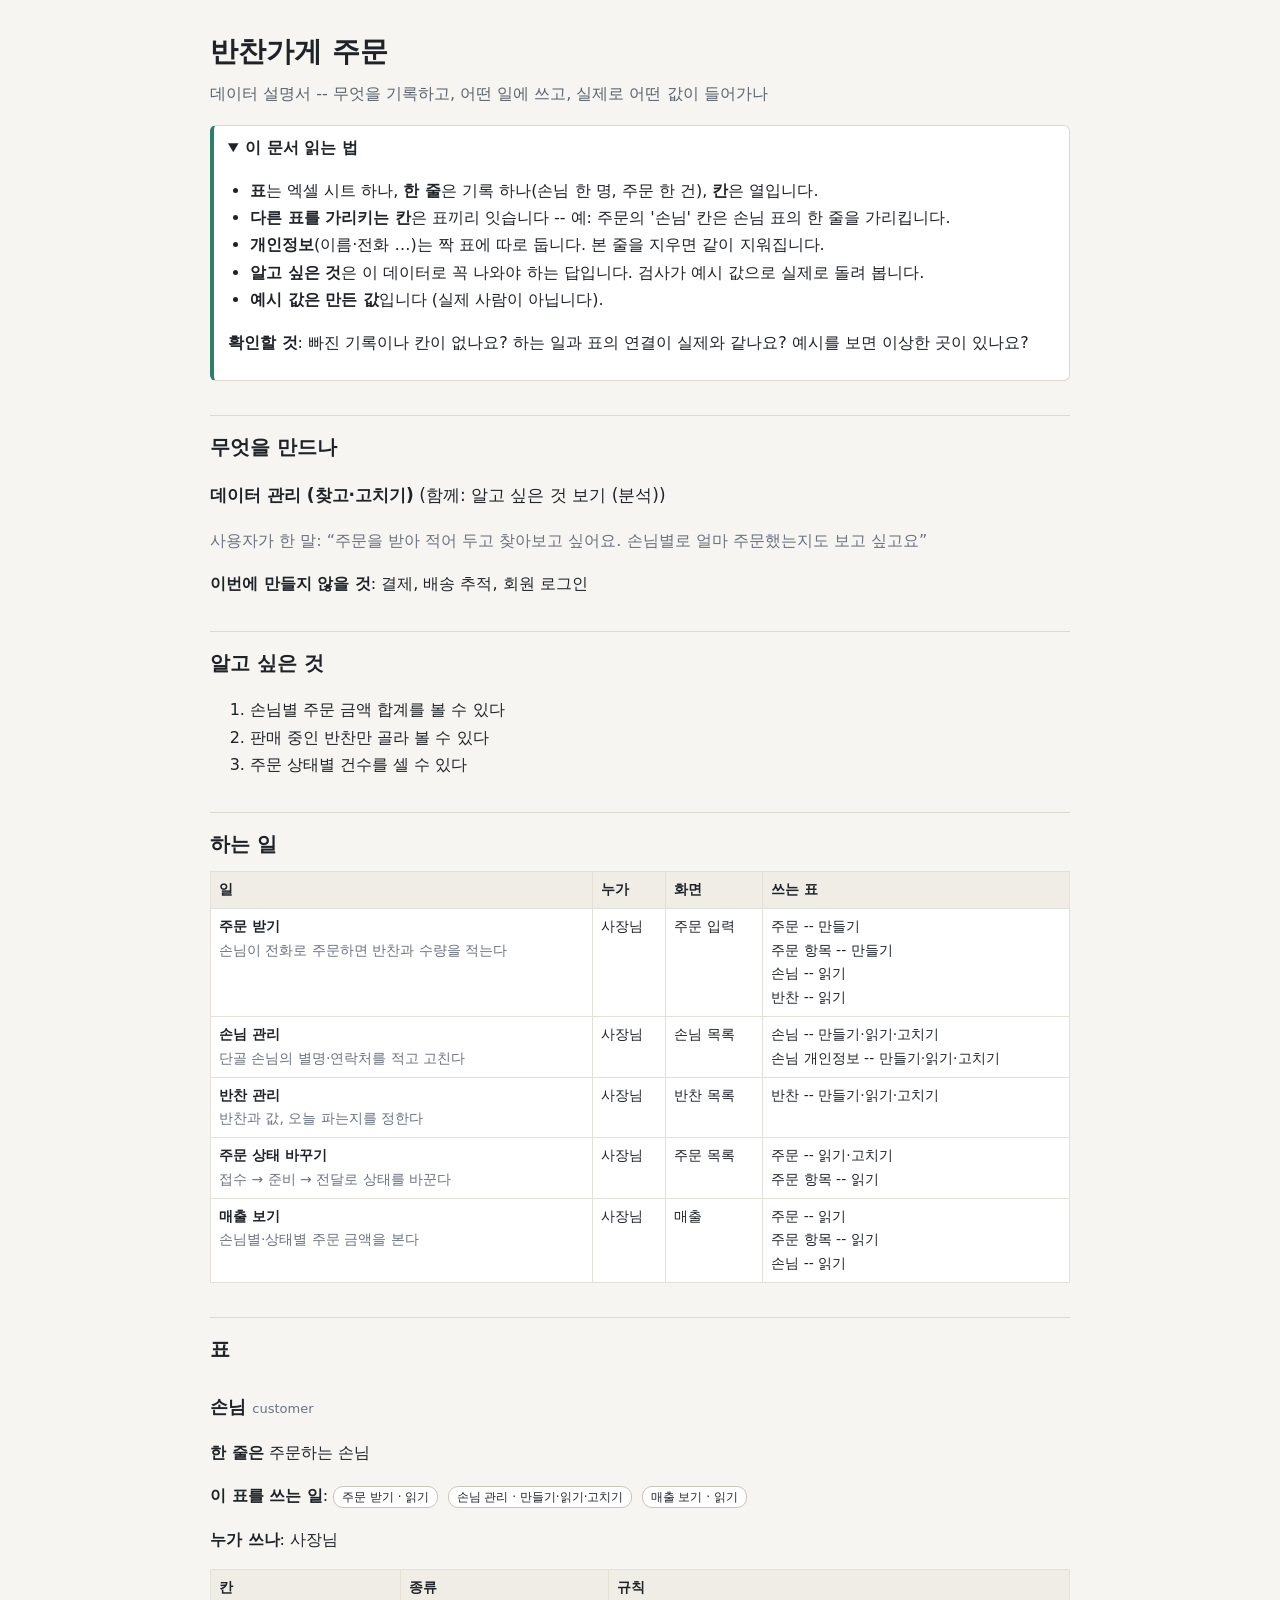
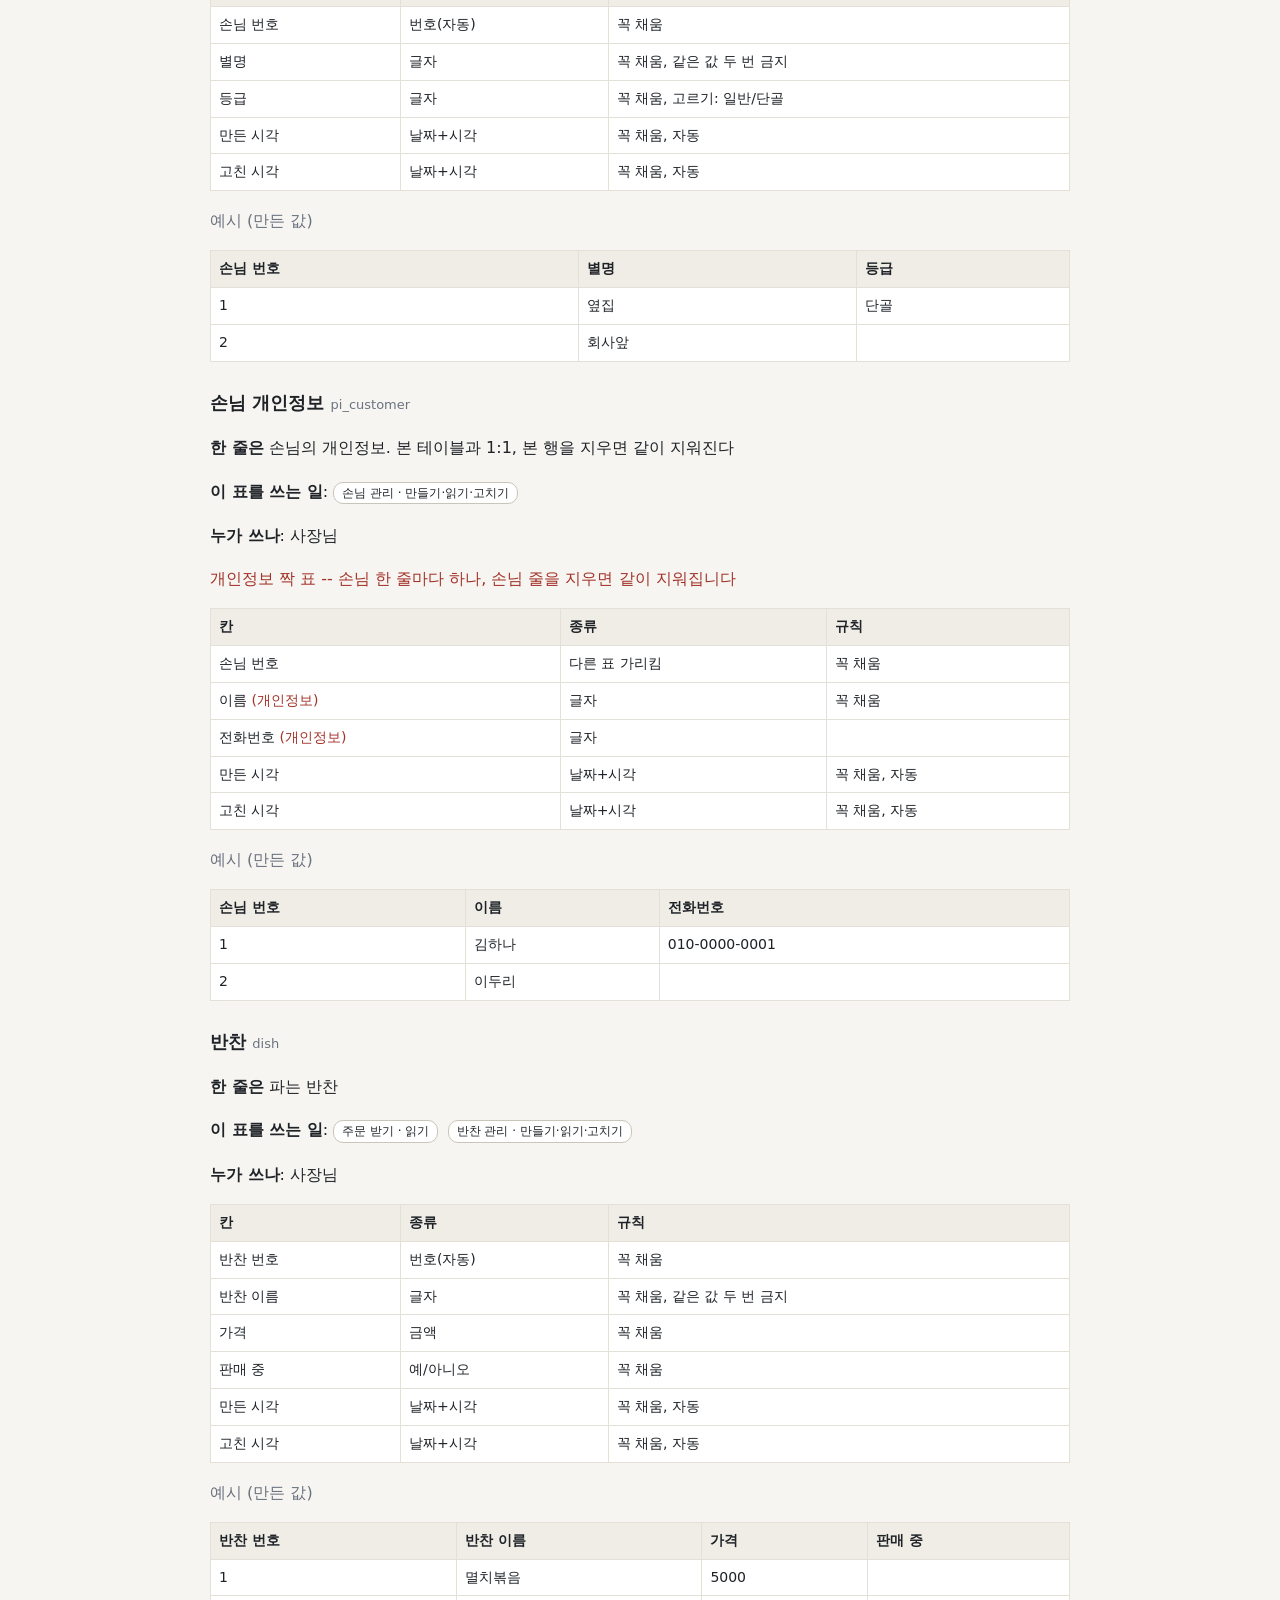
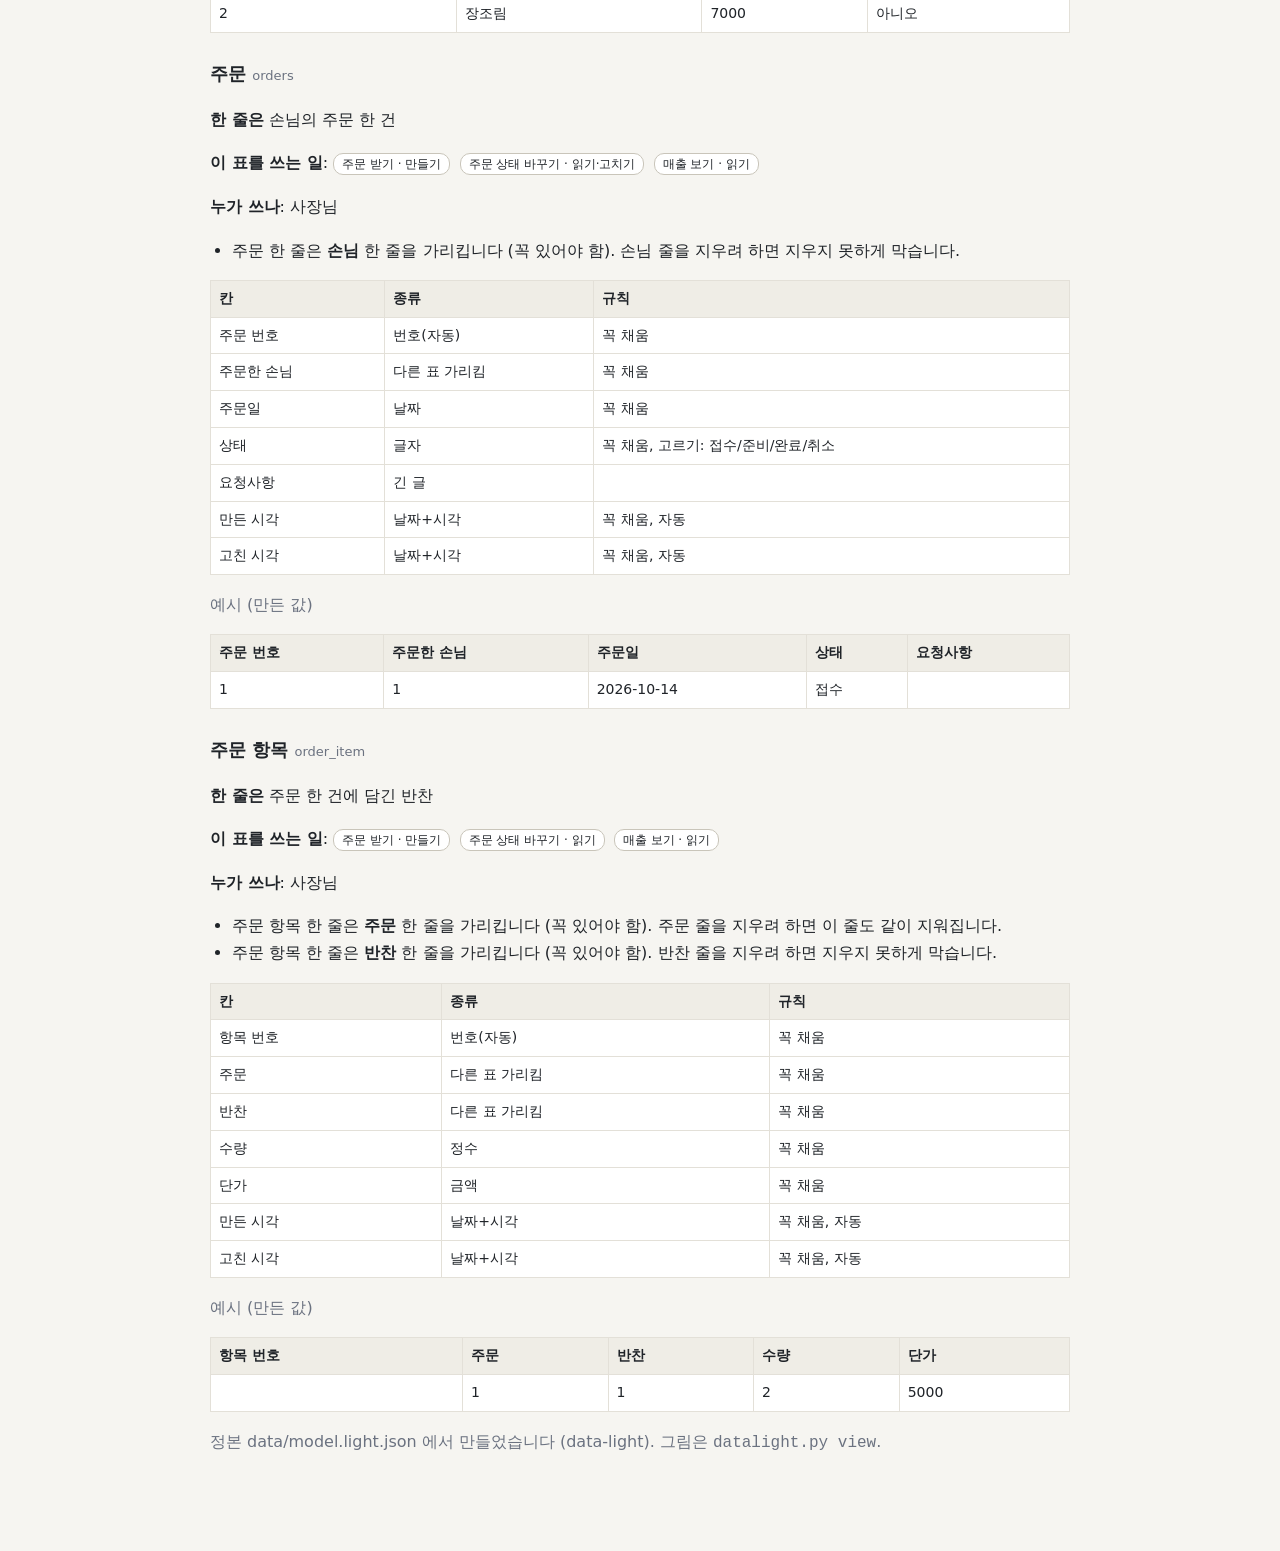
<file: kit/skills/data-light/examples/shop/data/out/book.html>
<!doctype html><html lang="ko"><head><meta charset="utf-8"><meta name="viewport" content="width=device-width,initial-scale=1"><title>반찬가게 주문 -- 데이터 설명서</title><style>body{margin:0;background:#f6f5f1;color:#1f2328;font:16px/1.7 "Pretendard","Noto Sans KR","Apple SD Gothic Neo","Malgun Gothic",system-ui,sans-serif}
main{max-width:860px;margin:0 auto;padding:28px 20px 80px}h1{font-size:28px;margin:0}h1+p{color:#5b636d;margin:4px 0 18px}
h2{font-size:20px;margin:34px 0 10px;padding-top:14px;border-top:1px solid #dcd9d0}h3{font-size:18px;margin:26px 0 4px}h3 small{font-weight:400;color:#6b7280;font-size:13px}
details{background:#fff;border:1px solid #dcd9d0;border-left:4px solid #2f7d6d;border-radius:6px;padding:8px 14px}summary{cursor:pointer;font-weight:600}
table{border-collapse:collapse;width:100%;background:#fff;margin:6px 0 10px;font-size:14px}th,td{border:1px solid #e3e0d8;padding:6px 8px;text-align:left;vertical-align:top}
th{background:#efede6;font-weight:600}.mut{color:#6b7280}.say{font-size:17px}.tag{display:inline-block;font-size:12px;border:1px solid #c9c5ba;border-radius:10px;padding:0 8px;margin:0 4px 2px 0;background:#fff}
.pi{color:#a3332a}.miss{color:#9a6700}ul{padding-left:22px}@media print{details{border-left-width:1px}}</style></head><body><main>
<h1>반찬가게 주문</h1><p>데이터 설명서 -- 무엇을 기록하고, 어떤 일에 쓰고, 실제로 어떤 값이 들어가나</p>
<details open><summary>이 문서 읽는 법</summary><ul>
<li><b>표</b>는 엑셀 시트 하나, <b>한 줄</b>은 기록 하나(손님 한 명, 주문 한 건), <b>칸</b>은 열입니다.</li>
<li><b>다른 표를 가리키는 칸</b>은 표끼리 잇습니다 -- 예: 주문의 '손님' 칸은 손님 표의 한 줄을 가리킵니다.</li>
<li><b>개인정보</b>(이름·전화 …)는 짝 표에 따로 둡니다. 본 줄을 지우면 같이 지워집니다.</li>
<li><b>알고 싶은 것</b>은 이 데이터로 꼭 나와야 하는 답입니다. 검사가 예시 값으로 실제로 돌려 봅니다.</li>
<li><b>예시 값은 만든 값</b>입니다 (실제 사람이 아닙니다).</li></ul>
<p><b>확인할 것</b>: 빠진 기록이나 칸이 없나요? 하는 일과 표의 연결이 실제와 같나요? 예시를 보면 이상한 곳이 있나요?</p></details>
<h2>무엇을 만드나</h2><p class='say'><b>데이터 관리 (찾고·고치기)</b> (함께: 알고 싶은 것 보기 (분석))</p><p class='mut'>사용자가 한 말: “주문을 받아 적어 두고 찾아보고 싶어요. 손님별로 얼마 주문했는지도 보고 싶고요”</p>
<p><b>이번에 만들지 않을 것</b>: 결제, 배송 추적, 회원 로그인</p>
<h2>알고 싶은 것</h2><ol><li>손님별 주문 금액 합계를 볼 수 있다</li><li>판매 중인 반찬만 골라 볼 수 있다</li><li>주문 상태별 건수를 셀 수 있다</li></ol>
<h2>하는 일</h2>
<table><tr><th>일</th><th>누가</th><th>화면</th><th>쓰는 표</th></tr>
<tr><td><b>주문 받기</b><div class='mut'>손님이 전화로 주문하면 반찬과 수량을 적는다</div></td><td>사장님</td><td>주문 입력</td><td>주문 -- 만들기<br>주문 항목 -- 만들기<br>손님 -- 읽기<br>반찬 -- 읽기</td></tr>
<tr><td><b>손님 관리</b><div class='mut'>단골 손님의 별명·연락처를 적고 고친다</div></td><td>사장님</td><td>손님 목록</td><td>손님 -- 만들기·읽기·고치기<br>손님 개인정보 -- 만들기·읽기·고치기</td></tr>
<tr><td><b>반찬 관리</b><div class='mut'>반찬과 값, 오늘 파는지를 정한다</div></td><td>사장님</td><td>반찬 목록</td><td>반찬 -- 만들기·읽기·고치기</td></tr>
<tr><td><b>주문 상태 바꾸기</b><div class='mut'>접수 → 준비 → 전달로 상태를 바꾼다</div></td><td>사장님</td><td>주문 목록</td><td>주문 -- 읽기·고치기<br>주문 항목 -- 읽기</td></tr>
<tr><td><b>매출 보기</b><div class='mut'>손님별·상태별 주문 금액을 본다</div></td><td>사장님</td><td>매출</td><td>주문 -- 읽기<br>주문 항목 -- 읽기<br>손님 -- 읽기</td></tr>
</table>
<h2>표</h2>
<h3>손님 <small>customer</small></h3>
<p><b>한 줄은</b> 주문하는 손님</p>
<p><b>이 표를 쓰는 일</b>: <span class='tag'>주문 받기 · 읽기</span> <span class='tag'>손님 관리 · 만들기·읽기·고치기</span> <span class='tag'>매출 보기 · 읽기</span></p>
<p><b>누가 쓰나</b>: 사장님</p>
<table><tr><th>칸</th><th>종류</th><th>규칙</th></tr>
<tr><td>손님 번호</td><td>번호(자동)</td><td>꼭 채움</td></tr>
<tr><td>별명</td><td>글자</td><td>꼭 채움, 같은 값 두 번 금지</td></tr>
<tr><td>등급</td><td>글자</td><td>꼭 채움, 고르기: 일반/단골</td></tr>
<tr><td>만든 시각</td><td>날짜+시각</td><td>꼭 채움, 자동</td></tr>
<tr><td>고친 시각</td><td>날짜+시각</td><td>꼭 채움, 자동</td></tr>
</table>
<p class='mut'>예시 (만든 값)</p><table><tr><th>손님 번호</th><th>별명</th><th>등급</th></tr><tr><td>1</td><td>옆집</td><td>단골</td></tr><tr><td>2</td><td>회사앞</td><td></td></tr></table>
<h3>손님 개인정보 <small>pi_customer</small></h3>
<p><b>한 줄은</b> 손님의 개인정보. 본 테이블과 1:1, 본 행을 지우면 같이 지워진다</p>
<p><b>이 표를 쓰는 일</b>: <span class='tag'>손님 관리 · 만들기·읽기·고치기</span></p>
<p><b>누가 쓰나</b>: 사장님</p>
<p class='pi'>개인정보 짝 표 -- 손님 한 줄마다 하나, 손님 줄을 지우면 같이 지워집니다</p>
<table><tr><th>칸</th><th>종류</th><th>규칙</th></tr>
<tr><td>손님 번호</td><td>다른 표 가리킴</td><td>꼭 채움</td></tr>
<tr><td>이름 <span class='pi'>(개인정보)</span></td><td>글자</td><td>꼭 채움</td></tr>
<tr><td>전화번호 <span class='pi'>(개인정보)</span></td><td>글자</td><td></td></tr>
<tr><td>만든 시각</td><td>날짜+시각</td><td>꼭 채움, 자동</td></tr>
<tr><td>고친 시각</td><td>날짜+시각</td><td>꼭 채움, 자동</td></tr>
</table>
<p class='mut'>예시 (만든 값)</p><table><tr><th>손님 번호</th><th>이름</th><th>전화번호</th></tr><tr><td>1</td><td>김하나</td><td>010-0000-0001</td></tr><tr><td>2</td><td>이두리</td><td></td></tr></table>
<h3>반찬 <small>dish</small></h3>
<p><b>한 줄은</b> 파는 반찬</p>
<p><b>이 표를 쓰는 일</b>: <span class='tag'>주문 받기 · 읽기</span> <span class='tag'>반찬 관리 · 만들기·읽기·고치기</span></p>
<p><b>누가 쓰나</b>: 사장님</p>
<table><tr><th>칸</th><th>종류</th><th>규칙</th></tr>
<tr><td>반찬 번호</td><td>번호(자동)</td><td>꼭 채움</td></tr>
<tr><td>반찬 이름</td><td>글자</td><td>꼭 채움, 같은 값 두 번 금지</td></tr>
<tr><td>가격</td><td>금액</td><td>꼭 채움</td></tr>
<tr><td>판매 중</td><td>예/아니오</td><td>꼭 채움</td></tr>
<tr><td>만든 시각</td><td>날짜+시각</td><td>꼭 채움, 자동</td></tr>
<tr><td>고친 시각</td><td>날짜+시각</td><td>꼭 채움, 자동</td></tr>
</table>
<p class='mut'>예시 (만든 값)</p><table><tr><th>반찬 번호</th><th>반찬 이름</th><th>가격</th><th>판매 중</th></tr><tr><td>1</td><td>멸치볶음</td><td>5000</td><td></td></tr><tr><td>2</td><td>장조림</td><td>7000</td><td>아니오</td></tr></table>
<h3>주문 <small>orders</small></h3>
<p><b>한 줄은</b> 손님의 주문 한 건</p>
<p><b>이 표를 쓰는 일</b>: <span class='tag'>주문 받기 · 만들기</span> <span class='tag'>주문 상태 바꾸기 · 읽기·고치기</span> <span class='tag'>매출 보기 · 읽기</span></p>
<p><b>누가 쓰나</b>: 사장님</p>
<ul><li>주문 한 줄은 <b>손님</b> 한 줄을 가리킵니다 (꼭 있어야 함). 손님 줄을 지우려 하면 지우지 못하게 막습니다.</li></ul>
<table><tr><th>칸</th><th>종류</th><th>규칙</th></tr>
<tr><td>주문 번호</td><td>번호(자동)</td><td>꼭 채움</td></tr>
<tr><td>주문한 손님</td><td>다른 표 가리킴</td><td>꼭 채움</td></tr>
<tr><td>주문일</td><td>날짜</td><td>꼭 채움</td></tr>
<tr><td>상태</td><td>글자</td><td>꼭 채움, 고르기: 접수/준비/완료/취소</td></tr>
<tr><td>요청사항</td><td>긴 글</td><td></td></tr>
<tr><td>만든 시각</td><td>날짜+시각</td><td>꼭 채움, 자동</td></tr>
<tr><td>고친 시각</td><td>날짜+시각</td><td>꼭 채움, 자동</td></tr>
</table>
<p class='mut'>예시 (만든 값)</p><table><tr><th>주문 번호</th><th>주문한 손님</th><th>주문일</th><th>상태</th><th>요청사항</th></tr><tr><td>1</td><td>1</td><td>2026-10-14</td><td>접수</td><td></td></tr></table>
<h3>주문 항목 <small>order_item</small></h3>
<p><b>한 줄은</b> 주문 한 건에 담긴 반찬</p>
<p><b>이 표를 쓰는 일</b>: <span class='tag'>주문 받기 · 만들기</span> <span class='tag'>주문 상태 바꾸기 · 읽기</span> <span class='tag'>매출 보기 · 읽기</span></p>
<p><b>누가 쓰나</b>: 사장님</p>
<ul><li>주문 항목 한 줄은 <b>주문</b> 한 줄을 가리킵니다 (꼭 있어야 함). 주문 줄을 지우려 하면 이 줄도 같이 지워집니다.</li><li>주문 항목 한 줄은 <b>반찬</b> 한 줄을 가리킵니다 (꼭 있어야 함). 반찬 줄을 지우려 하면 지우지 못하게 막습니다.</li></ul>
<table><tr><th>칸</th><th>종류</th><th>규칙</th></tr>
<tr><td>항목 번호</td><td>번호(자동)</td><td>꼭 채움</td></tr>
<tr><td>주문</td><td>다른 표 가리킴</td><td>꼭 채움</td></tr>
<tr><td>반찬</td><td>다른 표 가리킴</td><td>꼭 채움</td></tr>
<tr><td>수량</td><td>정수</td><td>꼭 채움</td></tr>
<tr><td>단가</td><td>금액</td><td>꼭 채움</td></tr>
<tr><td>만든 시각</td><td>날짜+시각</td><td>꼭 채움, 자동</td></tr>
<tr><td>고친 시각</td><td>날짜+시각</td><td>꼭 채움, 자동</td></tr>
</table>
<p class='mut'>예시 (만든 값)</p><table><tr><th>항목 번호</th><th>주문</th><th>반찬</th><th>수량</th><th>단가</th></tr><tr><td></td><td>1</td><td>1</td><td>2</td><td>5000</td></tr></table>
<p class='mut'>정본 data/model.light.json 에서 만들었습니다 (data-light). 그림은 <code>datalight.py view</code>.</p></main></body></html>
</file>
<file: examples/my-homepage/manual/assets/manual.css>
/* 사용설명서 슬라이드 엔진 (dev-process-framework / dev-process-light 공용)
   - 웹페이지로 읽기(기본), 발표 모드(P), 노트(N), 16:9 인쇄(PDF), 슬라이드 = pptx 한 장
   - 외부 글꼴·CDN 없음 (오프라인에서도 같은 모양) */
:root {
  --ink: #1f2a24; --muted: #66756d; --line: #d3ddd6; --bg: #e8eee9; --paper: #ffffff; --soft: #eef4f0;
  --accent: #2d4a3e; --accent-2: #5faf6a; --warn: #e29a2d; --bad: #d9574a; --info: #3f8fa6; --violet: #8a79c2;
  --radius: 0.9em;
  --font: "Malgun Gothic", "Apple SD Gothic Neo", "Noto Sans KR", "Noto Sans CJK KR", system-ui, sans-serif;
  --mono: "Cascadia Mono", Consolas, "D2Coding", "Noto Sans Mono CJK KR", monospace;
}
* { box-sizing: border-box; }
html, body { margin: 0; }
body { background: var(--bg); color: var(--ink); font-family: var(--font); line-height: 1.45; }

/* ---------- 머리말 (manual.js 가 채움) ---------- */
.m-bar { position: sticky; top: 0; z-index: 10; display: flex; flex-wrap: wrap; gap: .5rem 1rem; align-items: center;
  padding: .6rem 1rem; background: var(--accent); color: #fff; font-size: 14px; }
.m-bar a { color: #dff0e4; text-decoration: none; }
.m-bar a:hover, .m-bar a[aria-current] { color: #fff; text-decoration: underline; }
.m-bar .m-title { font-weight: 700; margin-right: auto; }
.m-bar nav { display: flex; flex-wrap: wrap; gap: .3rem .9rem; }
.m-bar button { font: inherit; color: var(--accent); background: #fff; border: 0; border-radius: 999px; padding: .25rem .8rem; cursor: pointer; }

/* ---------- 슬라이드: 16:9, 너비에 맞춰 글자까지 함께 줄어든다 ---------- */
main.m-deck { padding: 1.2rem 1rem 3rem; counter-reset: slide; }
.slide { container-type: inline-size; counter-increment: slide; position: relative; width: min(100%, 1120px);
  aspect-ratio: 16 / 9; margin: 0 auto 1.4rem; background: var(--paper); border-radius: 10px; overflow: hidden;
  box-shadow: 0 2px 10px rgba(0,0,0,.08); display: flex; flex-direction: column; }
.slide > .s { font-size: 1.85cqw; padding: 2em 2.6em 2.2em; height: 100%; display: flex; flex-direction: column; gap: .9em; }
.slide::after { content: counter(slide); position: absolute; right: 1.4cqw; bottom: 1cqw; font-size: 1.05cqw; color: var(--muted); }
.slide .kicker { font-size: .8em; font-weight: 700; color: var(--accent-2); letter-spacing: .02em; }
.slide h1, .slide h2 { margin: 0; line-height: 1.2; }
.slide h2 { font-size: 2.05em; }
.slide h1 { font-size: 3.1em; }
.slide p { margin: 0; }
.slide .lead { font-size: 1.25em; color: var(--muted); }
.slide .body { flex: 1; display: flex; flex-direction: column; justify-content: safe center; gap: 1em; min-height: 0; }
.slide .row { display: flex; gap: 1.4em; align-items: stretch; }
.slide .row > * { flex: 1; min-width: 0; }
.slide small, .slide .muted { color: var(--muted); }
.slide code, .slide kbd { font-family: var(--mono); font-size: .9em; background: var(--soft); border-radius: .3em; padding: .05em .35em; }
.slide pre { margin: 0; font-family: var(--mono); font-size: .85em; background: #1f2a24; color: #e8f2eb; border-radius: .6em; padding: .9em 1.1em; white-space: pre-wrap; }
.slide .ui { display: inline-block; border: .12em solid var(--accent); border-radius: .4em; padding: 0 .45em; font-weight: 700; color: var(--accent); background: #fff; }

/* 표지·장 구분: 진한 배경 */
.slide.dark, .slide[data-kind="cover"] { background: var(--accent); color: #fff; }
.slide.dark .lead, .slide[data-kind="cover"] .lead { color: #c7e0cf; }
.slide[data-kind="cover"] .body { justify-content: center; }
.slide[data-kind="cover"]::after, .slide.dark::after { color: #9fc3ab; }
.slide .emoji { font-size: 4em; line-height: 1; }

/* ---------- 도식 컴포넌트 ---------- */
/* 순서도: <ol class="flow"><li><b>제목</b><span>설명</span></li>...</ol>  (.flow.v 세로) */
.flow { list-style: none; margin: 0; padding: 0; display: flex; align-items: stretch; gap: 2.2em; counter-reset: st; }
.flow > li { counter-increment: st; position: relative; flex: 1; background: var(--soft); border: .12em solid var(--line);
  border-radius: var(--radius); padding: 2.1em .9em .9em; text-align: center; display: flex; flex-direction: column; gap: .3em; }
.flow > li::before { content: counter(st); position: absolute; top: -.85em; left: 50%; transform: translateX(-50%);
  width: 1.9em; height: 1.9em; border-radius: 50%; background: var(--accent); color: #fff; font-weight: 700;
  display: grid; place-items: center; }
.flow > li:not(:last-child)::after { content: "➜"; position: absolute; right: -1.75em; top: 50%; transform: translateY(-50%);
  font-size: 1.3em; color: var(--accent); }
.flow > li b { font-size: 1.1em; }
.flow > li span, .flow > li small { color: var(--muted); font-size: .9em; }
.flow > li.on { background: var(--accent-2); border-color: var(--accent-2); color: #fff; }
.flow > li.on span, .flow > li.on small { color: #effaf1; }
.flow > li.on code { background: rgba(255,255,255,.22); color: #fff; }
.flow:has(> li:nth-child(5)) { gap: 1.6em; }
.flow:has(> li:nth-child(5)) > li { font-size: .88em; padding-left: .5em; padding-right: .5em; }
.flow:has(> li:nth-child(5)) > li:not(:last-child)::after { right: -1.35em; }
.flow > li { overflow-wrap: anywhere; }
.flow > li.warn { background: #fdf0dc; border-color: var(--warn); }
.flow > li.bad { background: #fbe5e2; border-color: var(--bad); }
.flow > li.ok { background: #e6f4e8; border-color: var(--accent-2); }
.flow.v { flex-direction: column; gap: 1.5em; max-width: 34em; }
.flow.v > li { text-align: left; padding: .7em 1em .7em 3em; }
.flow.v > li::before { top: 50%; left: 1.4em; transform: translate(-50%, -50%); }
.flow.v > li:not(:last-child)::after { content: "⬇"; right: auto; left: 1.4em; top: auto; bottom: -1.45em; transform: translateX(-50%); font-size: 1em; }
.loop { text-align: center; color: var(--accent); font-weight: 700; border-top: .14em dashed var(--accent); padding-top: .4em; }

/* 카드: <div class="cards"><div class="card"><i>🗒️</i><b>제목</b><span>설명</span></div></div> */
.cards { display: grid; grid-template-columns: repeat(auto-fit, minmax(12.5em, 1fr)); gap: 1em; }
.card { background: var(--soft); border-radius: var(--radius); padding: 1em; display: flex; flex-direction: column; gap: .35em; border: .1em solid var(--line); }
a.card { color: inherit; text-decoration: none; }
a.card:hover { border-color: var(--accent); }
.card > i { font-style: normal; font-size: 2em; line-height: 1; }
.card > b { font-size: 1.1em; }
.card > span { color: var(--muted); font-size: .92em; }
.card.ok { border-color: var(--accent-2); } .card.warn { border-color: var(--warn); background: #fdf3e2; } .card.bad { border-color: var(--bad); background: #fcebe8; }

/* 비교: <div class="compare"><div class="good">..</div><div class="bad">..</div></div> */
.compare { display: grid; grid-template-columns: 1fr 1fr; gap: 1.2em; }
.compare > div { border-radius: var(--radius); padding: 1em 1.2em; background: var(--soft); }
.compare > .good { background: #e6f3e8; border-left: .4em solid var(--accent-2); }
.compare > .bad { background: #fbe7e3; border-left: .4em solid var(--bad); }
.compare h3 { margin: 0 0 .4em; font-size: 1.1em; }

/* 화면 흉내: <div class="screen"><div class="tabs">..</div>..</div>  (실제 화면 그림이 없을 때) */
.screen { border: .15em solid var(--ink); border-radius: .8em; overflow: hidden; background: #fff; box-shadow: 0 .3em 0 rgba(0,0,0,.08); }
.screen .top { background: var(--accent); color: #fff; padding: .45em .8em; font-weight: 700; display: flex; gap: .6em; align-items: center; }
.screen .top .t { margin-right: auto; }
.screen .top span.tab { background: rgba(255,255,255,.18); border-radius: .35em; padding: .05em .55em; font-weight: 400; }
.screen .top span.tab.on { background: #fff; color: var(--accent); font-weight: 700; }
.screen .in { padding: .8em; display: flex; flex-direction: column; gap: .45em; }
.screen .field { border: .1em solid var(--line); border-radius: .4em; padding: .35em .6em; color: var(--muted); display: flex; justify-content: space-between; }
.screen .item { border-bottom: .08em solid var(--line); padding: .3em .2em; display: flex; justify-content: space-between; gap: .6em; }
.screen .hl { outline: .22em solid var(--warn); outline-offset: .15em; border-radius: .3em; }
.screen .done { text-decoration: line-through; color: var(--muted); }

/* 채팅: <div class="chat"><p class="me">..</p><p class="ai">..</p></div> */
.chat { display: flex; flex-direction: column; gap: .6em; }
.chat p { max-width: 80%; border-radius: 1em; padding: .55em .9em; margin: 0; }
.chat .me { align-self: flex-end; background: var(--accent); color: #fff; }
.chat .ai { align-self: flex-start; background: var(--soft); border: .1em solid var(--line); }

/* 트리 / 구성도 */
.tree { font-family: var(--mono); background: var(--soft); border-radius: var(--radius); padding: .9em 1.1em; white-space: pre; font-size: .92em; line-height: 1.6; }
.diagram { display: flex; align-items: center; justify-content: center; }
.diagram { flex: 1; min-height: 0; }
.diagram svg { width: 100%; height: 100%; max-height: 100%; }
.slide svg text { font-family: var(--font); }

/* 강조 상자 · 큰 숫자 · 표 */
.callout { border-radius: var(--radius); padding: .7em 1em; background: #e6f3e8; border-left: .4em solid var(--accent-2); }
.callout.warn { background: #fdf0dc; border-color: var(--warn); }
.callout.bad { background: #fbe5e2; border-color: var(--bad); }
.big { font-size: 3.6em; font-weight: 800; color: var(--accent); line-height: 1; }
table.grid { border-collapse: collapse; width: 100%; font-size: .92em; }
table.grid th, table.grid td { border-bottom: .08em solid var(--line); padding: .45em .6em; text-align: left; vertical-align: top; }
table.grid th { background: var(--soft); }

/* 터미널: <div class="term"><p class="c">명령</p><p class="o">출력</p><p class="ok">성공</p><p class="err">실패</p></div> */
.term { background: #16201b; color: #d9e7dd; border-radius: .7em; font-family: var(--mono); font-size: .8em; overflow: hidden; flex-shrink: 0; }
.term::before { content: "● ● ●"; display: block; padding: .35em .9em; background: #26332c; color: #6f8a7b; letter-spacing: .2em; font-size: .8em; }
.term p { margin: 0; padding: .05em 1em; white-space: pre-wrap; line-height: 1.45; }
.term p:first-of-type { padding-top: .6em; } .term p:last-child { padding-bottom: .7em; }
.term .c::before { content: "$ "; color: #7fd19b; }
.term .c { color: #fff; } .term .o { color: #b9c9be; } .term .dim { color: #6f8a7b; }
.term .ok { color: #7fd19b; } .term .ok::before { content: "✔ "; }
.term .err { color: #ff9b8f; } .term .err::before { content: "✖ "; }
.term .warn { color: #f3c46b; }

/* 상태 표시: <span class="badge ok">PASS</span> */
.badge { display: inline-block; font-size: .75em; font-weight: 700; border-radius: 999px; padding: .1em .6em; background: var(--soft); color: var(--ink); border: .1em solid var(--line); white-space: nowrap; }
.badge.ok { background: #e2f3e5; color: #1f6b33; border-color: #a9d8b2; }
.badge.warn { background: #fdf0dc; color: #8a5a0b; border-color: #efc98a; }
.badge.bad { background: #fbe5e2; color: #9b2a1f; border-color: #eeb0a8; }
.badge.info { background: #e1f0f4; color: #23606f; border-color: #a9d3de; }

/* 레인(누가 무엇을): <div class="lanes"><div class="lane"><b>사용자</b><ol class="flow">..</ol></div>..</div> */
.lanes { display: flex; flex-direction: column; gap: 1.25em; }
.lane { display: grid; grid-template-columns: 7.5em 1fr; gap: .8em; align-items: center; }
.lane > b { background: var(--accent); color: #fff; border-radius: .5em; padding: .5em .6em; text-align: center; font-size: .9em; }
.lane > .flow > li { padding: 1.4em .6em .6em; }

/* 계층(스택): <div class="stack"><div><b>층 이름</b><span>설명</span></div>..</div>  (위가 사용자 쪽) */
.stack { display: flex; flex-direction: column; gap: .35em; }
.stack > div { display: grid; grid-template-columns: 10em 1fr; gap: 1em; align-items: center; background: var(--soft); border-left: .45em solid var(--accent-2); border-radius: .5em; padding: .45em .9em; }
.stack > div:nth-child(2n) { border-left-color: var(--info); }
.stack > div > span { color: var(--muted); font-size: .9em; }
.stack > div > code { justify-self: start; }

/* 타임라인: <ol class="timeline"><li><b>날짜·단계</b><span>내용</span></li>..</ol> */
.timeline { list-style: none; margin: 0; padding: 0; display: flex; gap: 0; position: relative; }
.timeline::before { content: ""; position: absolute; left: 0; right: 0; top: .55em; height: .2em; background: var(--line); }
.timeline > li { flex: 1; position: relative; padding-top: 1.6em; text-align: center; display: flex; flex-direction: column; gap: .2em; }
.timeline > li::before { content: ""; position: absolute; top: 0; left: 50%; transform: translateX(-50%); width: 1.2em; height: 1.2em; border-radius: 50%; background: var(--accent); border: .2em solid #fff; }
.timeline > li.on::before { background: var(--accent-2); } .timeline > li.bad::before { background: var(--bad); }
.timeline > li span { color: var(--muted); font-size: .88em; }

/* 키-값 / 체크리스트 */
.kv { display: grid; grid-template-columns: max-content 1fr; gap: .35em 1.2em; font-size: .92em; }
.kv > b { color: var(--accent); }
ul.check { list-style: none; margin: 0; padding: 0; display: grid; grid-template-columns: 1fr 1fr; gap: .45em 1.4em; }
ul.check > li { padding-left: 1.6em; position: relative; }
ul.check > li::before { content: "☐"; position: absolute; left: 0; color: var(--accent); }
ul.check > li.done::before { content: "☑"; }
.legend { display: flex; gap: 1em; flex-wrap: wrap; font-size: .8em; color: var(--muted); }

/* ---------- 노트 (강의 대본) ---------- */
.slide > aside.notes { display: none; }
body.show-notes .slide { aspect-ratio: auto; overflow: visible; }
body.show-notes .slide > .s { aspect-ratio: 16 / 9; height: auto; }
body.show-notes .slide > aside.notes { display: block; font-size: 15px; background: #fffbe8; border-top: 1px dashed #d8c77a;
  padding: .8rem 1.2rem; color: #4a4325; white-space: pre-wrap; }
body.show-notes .slide > aside.notes::before { content: "🎙 대본  "; font-weight: 700; }

/* ---------- 발표 모드 (P) ---------- */
body.present { background: #111; overflow: hidden; }
body.present .m-bar { display: none; }
body.present main.m-deck { padding: 0; height: 100vh; display: grid; place-items: center; }
body.present .slide { display: none; margin: 0; width: min(100vw, calc(100vh * 16 / 9)); border-radius: 0; }
body.present .slide.current { display: flex; }

/* ---------- 내보내기 (pptx 그림 캡처) ---------- */
body.export { background: #fff; }
body.export .m-bar { display: none; }
body.export main.m-deck { padding: 0; }
body.export .slide { width: 1280px; margin: 0 0 20px; border-radius: 0; box-shadow: none; }

/* ---------- 미리보기 시트 (manual-review): 한 장에 모든 페이지 ---------- */
body.sheet { background: #9aa59f; }
body.sheet .m-bar, body.sheet aside.notes { display: none; }
body.sheet main.m-deck { display: grid; grid-template-columns: repeat(3, 1fr); gap: 14px; padding: 14px; width: 1900px; }
body.sheet .slide { width: 100%; margin: 0; border-radius: 4px; }
body.sheet .slide::after { font-size: 2.2cqw; color: #fff; background: #2d4a3e; padding: 0 .4em; border-radius: .3em; }

/* ---------- 인쇄: 슬라이드 한 장 = 16:9 한 쪽 ---------- */
@page { size: 13.333in 7.5in; margin: 0; }
@media print {
  body { background: #fff; }
  .m-bar, aside.notes { display: none !important; }
  main.m-deck { padding: 0; }
  .slide { width: 13.333in; height: 7.5in; aspect-ratio: auto; margin: 0; border-radius: 0; box-shadow: none;
    break-after: page; page-break-after: always; -webkit-print-color-adjust: exact; print-color-adjust: exact; }
}
@media (max-width: 640px) { .m-bar { font-size: 13px; } main.m-deck { padding: .6rem .3rem 2rem; } }
</file>
<file: examples/my-homepage/site/style.css>
* { box-sizing: border-box; }
body { margin: 0; font-family: system-ui, sans-serif; background: #f6f6f4; color: #222; }
header { background: #2d4a3e; color: #fff; padding: 12px 16px; }
h1 { margin: 0 0 8px; font-size: 20px; }
nav { display: flex; gap: 6px; flex-wrap: wrap; }
nav button { border: 0; border-radius: 16px; padding: 6px 14px; background: #ffffff33; color: #fff; font-size: 15px; }
nav button.on { background: #fff; color: #2d4a3e; font-weight: 600; }
main { max-width: 640px; margin: 0 auto; padding: 16px; }
.tab { display: none; } .tab.on { display: block; }
form { display: flex; gap: 6px; margin-bottom: 12px; }
input { flex: 1; padding: 10px; font-size: 16px; border: 1px solid #ccc; border-radius: 8px; }
form button { padding: 10px 14px; font-size: 16px; border: 0; border-radius: 8px; background: #2d4a3e; color: #fff; }
ul { list-style: none; padding: 0; margin: 0; }
li { background: #fff; border-radius: 8px; padding: 10px 12px; margin-bottom: 6px; display: flex; gap: 8px; align-items: center; }
li span { flex: 1; } li .del { border: 0; background: none; color: #a33; font-size: 18px; }
li.done span { text-decoration: line-through; color: #999; }
li input[type=checkbox] { width: 20px; height: 20px; }
input.amount { flex: 0 0 96px; }
.total { font-size: 18px; font-weight: 600; color: #2d4a3e; }
</file>
